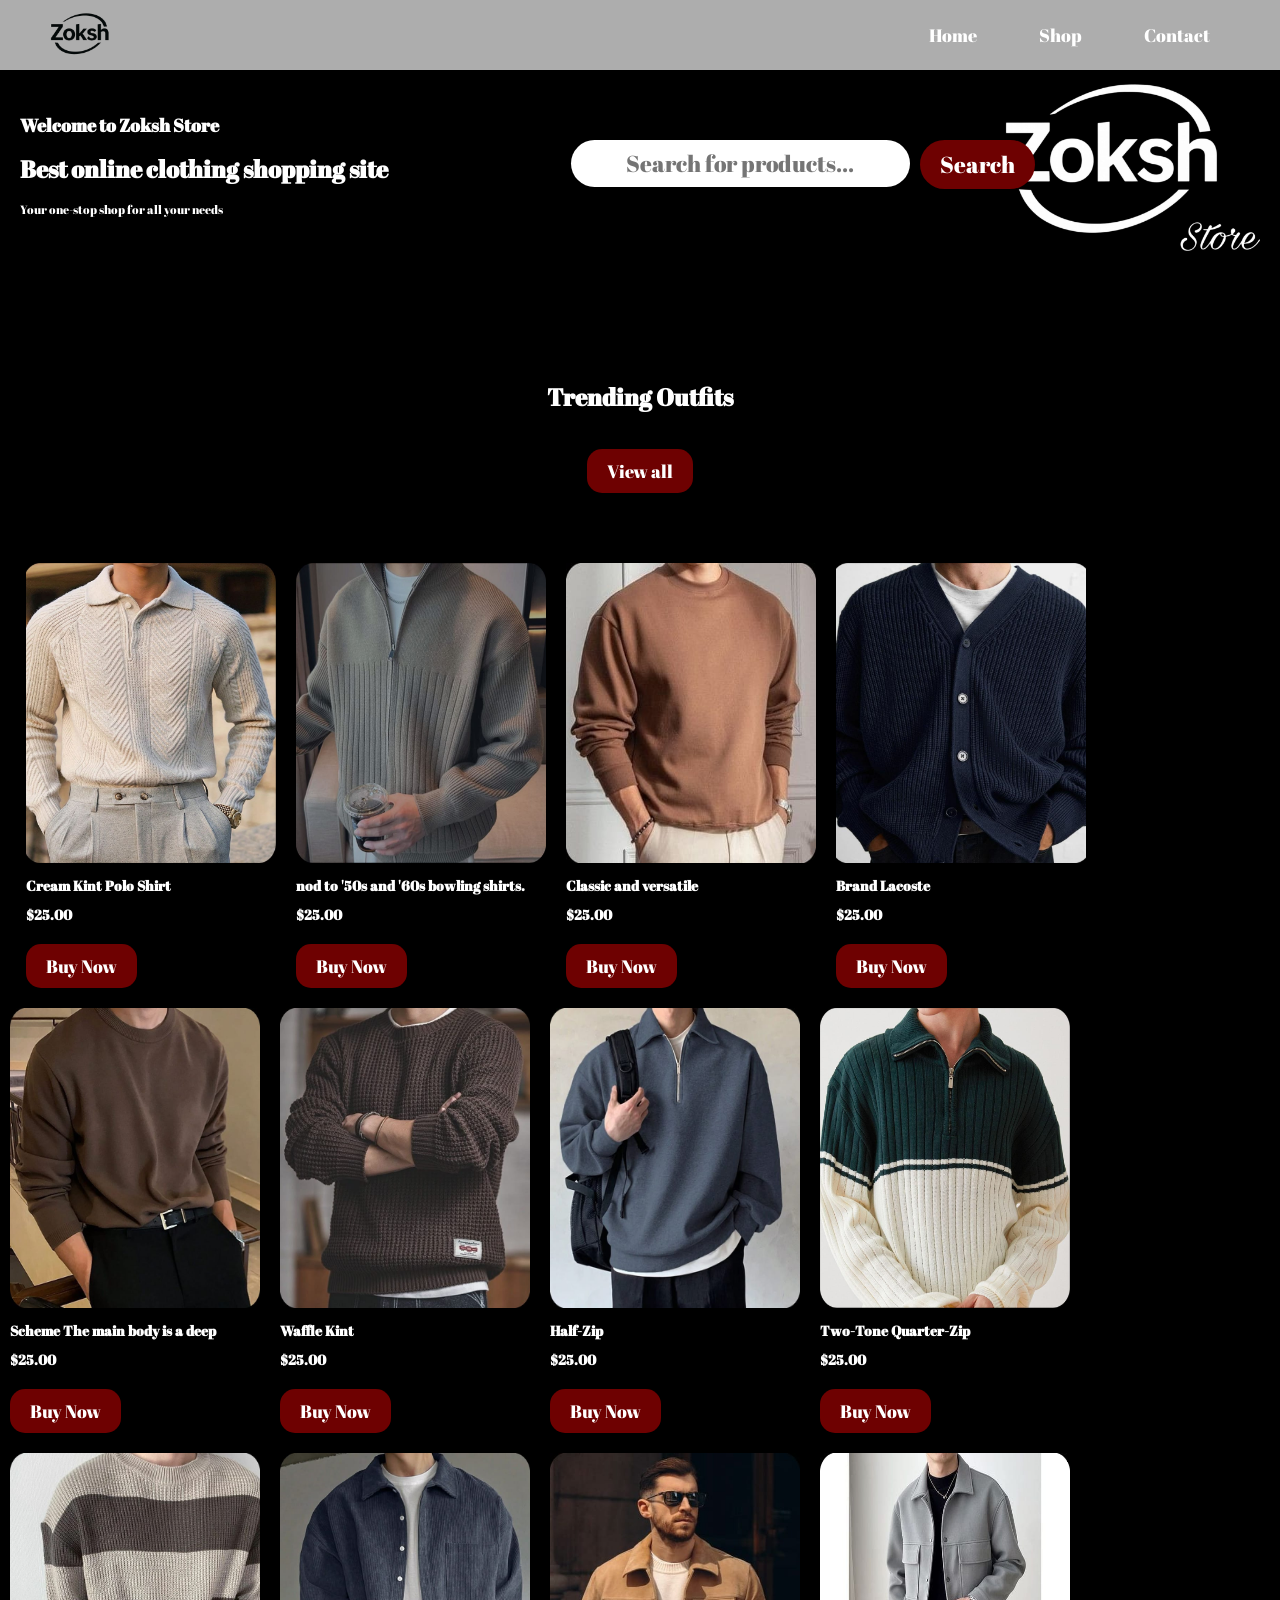
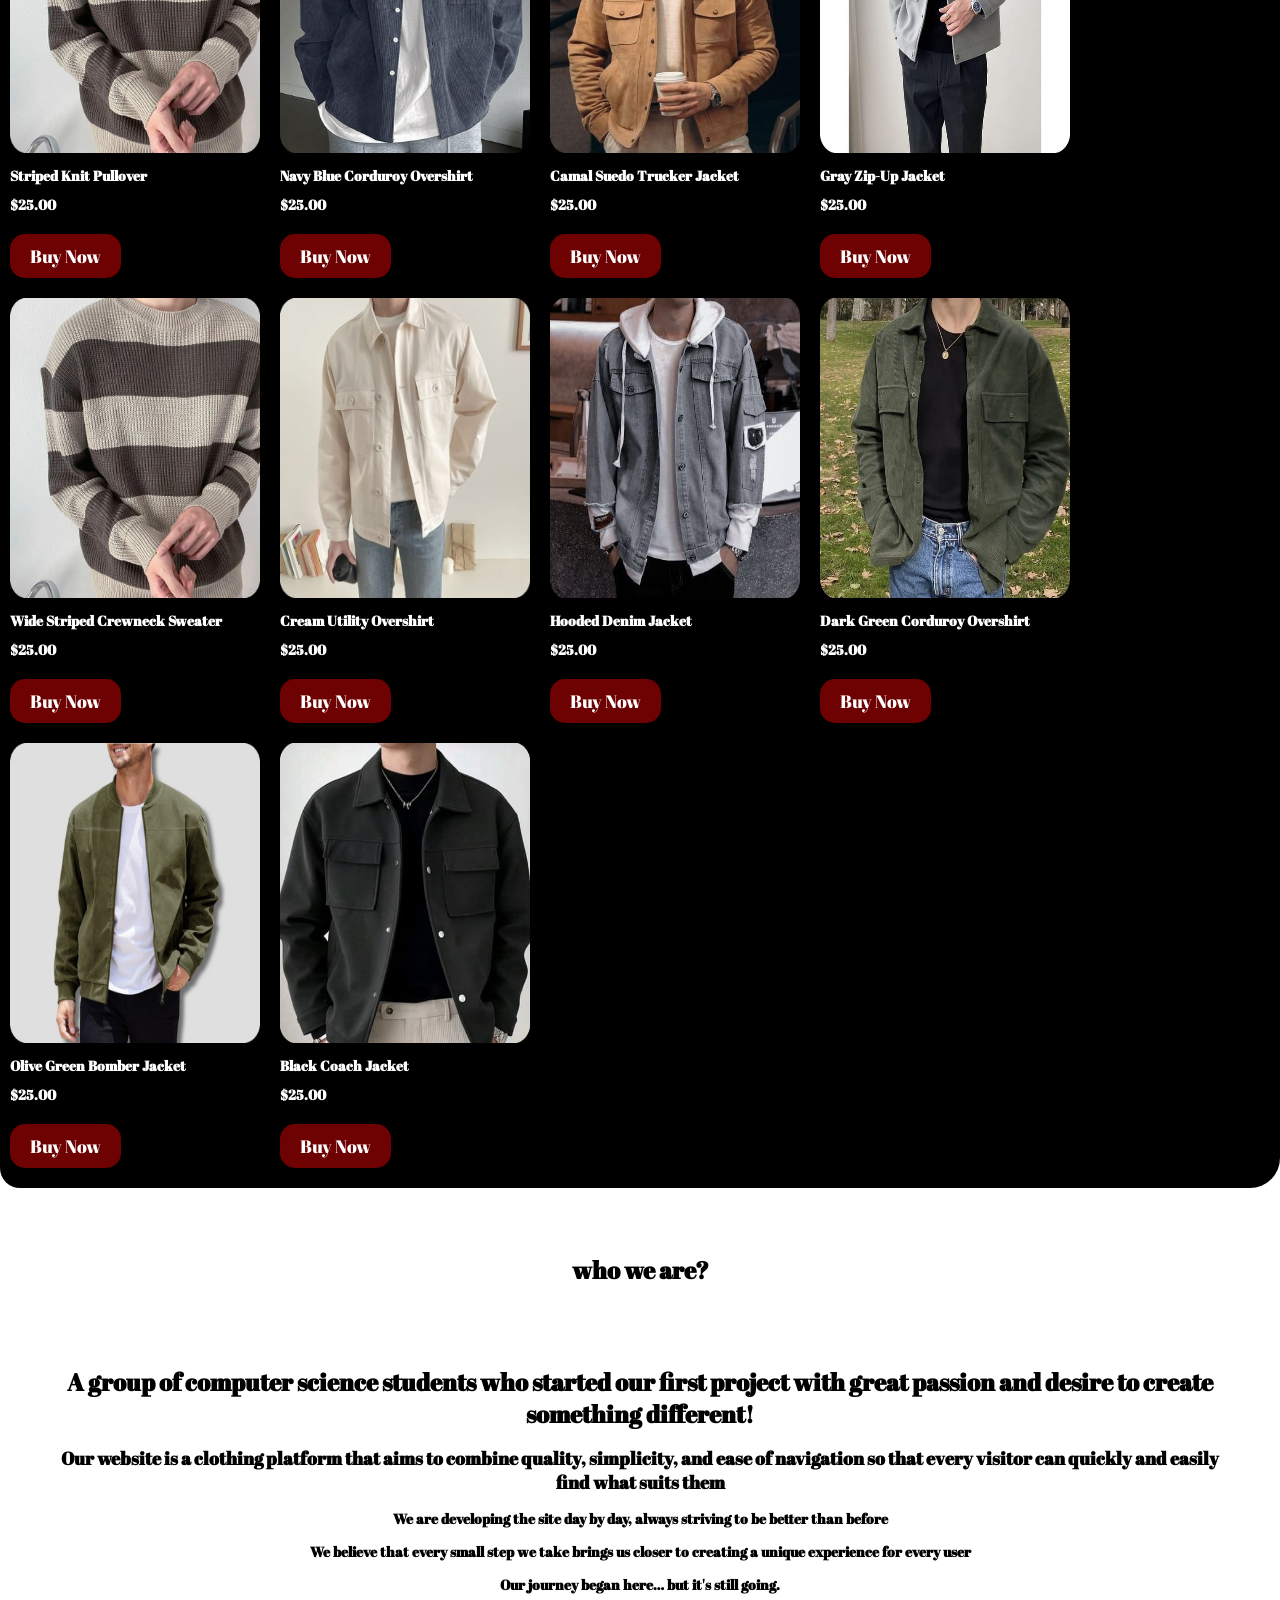
<file: index.html>
<!DOCTYPE html>
<head>
    <link rel="preconnect" href="https://fonts.googleapis.com">
<link rel="preconnect" href="https://fonts.gstatic.com" crossorigin>
<link href="https://fonts.googleapis.com/css2?family=PT+Serif:ital,wght@0,400;0,700;1,400;1,700&display=swap" rel="stylesheet">
    <meta charset="UTF-8">
    <meta name="viewport" content="width=device-width, initial-scale=1.0">
    <title>Zoksh Store  </title>
    <!--styleeeeeeeeeeeeeeeees-->
    <link rel="stylesheet" href="style.css">
    <!--End styleeeeeeeeeeeeeeeees-->
<link rel="preconnect" href="https://fonts.googleapis.com">
<link rel="preconnect" href="https://fonts.gstatic.com" crossorigin>
<link href="https://fonts.googleapis.com/css2?family=Abril+Fatface&family=BBH+Sans+Hegarty&family=Courgette&family=Playpen+Sans+Thai:wght@100..800&display=swap" rel="stylesheet">
</head>
<!---Start boooody-->
<body>
  <div id="main-face">
<div class="header ">
    <a href="index.html"><img src="images for shop/logo/WhatsApp_Image_2025-11-14_at_16.08.50.png "
    link scr="landing-page-image" href="index.html"width="80";height="90"></a>
    <div class ="links-header">
        <a href="index.html"> Home</a>
        <a href="webpage2-shop.html"> Shop</a>
        <a href="https://wa.me/01224397118" target="_blank"> Contact</a>
    </div>
</div>
<div class="landing-page">
    <div class ="landing-page-text">
        <h2>Welcome to Zoksh Store</h2>
        <h1>Best online clothing shopping site</h1>
        <p>Your one-stop shop for all your needs</p>
    </div>
    <div class="landing-page-search">
        <input type="text" placeholder="Search for products..."/>
    <button>Search</button>
    </div>
    <div class ="landing-page-image">
        <img src="images for shop/logo/WhatsApp_Image_2025-11-27_at_13.48.03.jpeg"
        width="300"/>
    </div>
    <!----outfiiiiiits-->   
</div>
<div class="outfits-section">
    <span class="treanding outfits"></span>
    <h1>Trending Outfits</h1> <a href="webpage2-shop.html"><button class="btn">View all</button></a>
</div>
<a href="https://wa.me/01224397118"  id="buy-section">
<div class="trending-out-photos">

       <div class="product-card"> 
        <img src="images for shop/T shirts/WhatsApp Image 2025-11-26 at 20.06.51.jpeg" width="250" height="300" alt="Cream Polo"/>
          <div class="photo-info1">
             <div class="photo-name">
                <h3>Cream Kint Polo Shirt</h3>
                <h3>$25.00</h3>
                <button class="btn">Buy Now</button>
             </div>
         </div>
  </div>
    <div class="product-card"> 
        <img src="images for shop/T shirts/WhatsApp Image 2025-11-26 at 20.12.30.jpeg" width="250" height="300" alt="Bowling Shirt"/>
        <div class="photo-info1">
            <div class="photo-name">
                <h3>nod to '50s and '60s bowling shirts.</h3>
                <h3>$25.00</h3>
                <button class="btn">Buy Now</button>
            </div>
        </div>
    </div> 

    <div class="product-card"> 
        <img src="images for shop/T shirts/WhatsApp Image 2025-11-26 at 20.12.31.jpeg" width="250" height="300" alt="Navy Blue"/>
        <div class="photo-info1">
            <div class="photo-name">
                <h3>Classic and versatile</h3>
                <h3>$25.00</h3>
                <button class="btn">Buy Now</button>
            </div>
        </div>
    </div>

    <div class="product-card"> 
        <img src="images for shop/T shirts/WhatsApp Image 2025-11-26 at 20.12.31.jpeg1.jpeg" width="250" height="300" alt="Lacoste"/>
        <div class="photo-info1">
            <div class="photo-name">
                <h3>Brand Lacoste</h3>
                <h3>$25.00</h3>
                <button class="btn">Buy Now</button>
            </div>
        </div>
    </div>

    <div class="product-card"> 
        <img src="images for shop/T shirts/WhatsApp Image 2025-11-26 at 20.21.23.jpeg" width="250" height="300" alt="Dark Brown"/>
        <div class="photo-info1">
            <div class="photo-name">
                <h3>Scheme The main body is a deep</h3>
                <h3>$25.00</h3>
                <button class="btn">Buy Now</button>
            </div>
        </div>
    </div>
  
    <div class="product-card"> 
        <img src="images for shop/T shirts/WhatsApp Image 2025-11-28 at 23.31.31 (1).jpeg" width="250" height="300" alt="Dark Brown"/>
        <div class="photo-info1">
            <div class="photo-name">
                <h3>Waffle Kint</h3>
                <h3>$25.00</h3>
                <button class="btn">Buy Now</button>
            </div>
        </div>
    </div>
     <div class="product-card"> 
        <img src="images for shop/T shirts/WhatsApp Image 2025-11-28 at 23.31.31 (2).jpeg" width="250" height="300" alt="Dark Brown"/>
        <div class="photo-info1">
            <div class="photo-name">
                <h3>Half-Zip</h3>
                <h3>$25.00</h3>
                <button class="btn">Buy Now</button>
            </div>
        </div>
    </div>
     <div class="product-card"> 
        <img src="images for shop/T shirts/WhatsApp Image 2025-11-28 at 23.31.31 (3).jpeg" width="250" height="300" alt="Dark Brown"/>
        <div class="photo-info1">
            <div class="photo-name">
                <h3>Two-Tone Quarter-Zip</h3>
                <h3>$25.00</h3>
                <button class="btn">Buy Now</button>
            </div>
        </div>
    </div>
     <div class="product-card"> 
        <img src="images for shop/T shirts/WhatsApp Image 2025-11-28 at 23.31.31.jpeg" width="250" height="300" alt="Dark Brown"/>
        <div class="photo-info1">
            <div class="photo-name">
                <h3>Striped Knit Pullover</h3>
                <h3>$25.00</h3>
                <button class="btn">Buy Now</button>
            </div>
        </div>
    </div>
     <div class="product-card"> 
        <img src="images for shop/T shirts/WhatsApp Image 2025-11-29 at 00.11.26 (1).jpeg" width="250" height="300" alt="Dark Brown"/>
        <div class="photo-info1">
            <div class="photo-name">
                <h3>Navy Blue Corduroy Overshirt</h3>
                <h3>$25.00</h3>
                <button class="btn">Buy Now</button>
            </div>
        </div>
    </div>
     <div class="product-card"> 
        <img src="images for shop/T shirts/WhatsApp Image 2025-11-29 at 00.11.26 (2).jpeg" width="250" height="300" alt="Dark Brown"/>
        <div class="photo-info1">
            <div class="photo-name">
                <h3>Camal Suedo Trucker Jacket</h3>
                <h3>$25.00</h3>
                <button class="btn">Buy Now</button>
            </div>
        </div>
    </div>
     <div class="product-card"> 
        <img src="images for shop/T shirts/WhatsApp Image 2025-11-29 at 00.11.26 (3).jpeg" width="250" height="300" alt="Dark Brown"/>
        <div class="photo-info1">
            <div class="photo-name">
                <h3>Gray Zip-Up Jacket</h3>
                <h3>$25.00</h3>
                <button class="btn">Buy Now</button>
            </div>
        </div>
    </div>
     <div class="product-card"> 
        <img src="images for shop/T shirts/WhatsApp Image 2025-11-28 at 23.31.31.jpeg" width="250" height="300" alt="Dark Brown"/>
        <div class="photo-info1">
            <div class="photo-name">
                <h3>Wide Striped Crewneck Sweater</h3>
                <h3>$25.00</h3>
                <button class="btn">Buy Now</button>
            </div>
        </div>
    </div>
     <div class="product-card"> 
        <img src="images for shop/T shirts/WhatsApp Image 2025-11-29 at 00.11.27 (1).jpeg" width="250" height="300" alt="Dark Brown"/>
        <div class="photo-info1">
            <div class="photo-name">
                <h3>Cream Utility Overshirt</h3>
                <h3>$25.00</h3>
                <button class="btn">Buy Now</button>
            </div>
        </div>
    </div>
     <div class="product-card"> 
        <img src="images for shop/T shirts/WhatsApp Image 2025-11-29 at 00.11.28.jpeg" width="250" height="300" alt="Dark Brown"/>
        <div class="photo-info1">
            <div class="photo-name">
                <h3>Hooded Denim Jacket</h3>
                <h3>$25.00</h3>
                <button class="btn">Buy Now</button>
            </div>
        </div>
    </div>
     <div class="product-card"> 
        <img src="images for shop/T shirts/WhatsApp Image 2025-11-29 at 00.11.27.jpeg" width="250" height="300" alt="Dark Brown"/>
        <div class="photo-info1">
            <div class="photo-name">
                <h3>Dark Green Corduroy Overshirt</h3>
                <h3>$25.00</h3>
                <button class="btn">Buy Now</button>
            </div>
        </div>
    </div>
     <div class="product-card"> 
        <img src="images for shop/T shirts/WhatsApp Image 2025-11-29 at 00.11.26.jpeg" width="250" height="300" alt="Dark Brown"/>
        <div class="photo-info1">
            <div class="photo-name">
                <h3>Olive Green Bomber Jacket</h3>
                <h3>$25.00</h3>
                <button class="btn">Buy Now</button>
            </div>
        </div>
    </div>
     <div class="product-card"> 
        <img src="images for shop/T shirts/WhatsApp Image 2025-11-29 at 00.11.27 (4).jpeg" width="250" height="300" alt="Dark Brown"/>
        <div class="photo-info1">
            <div class="photo-name">
                <h3>Black Coach Jacket</h3>
                <h3>$25.00</h3>
                <button class="btn">Buy Now</button>
            </div>
        </div>
    </div>
</div>

</a>
<div class="about-us-section">
    <h1 id ="who-we-are">who we are?</h1>
    <br>
    <br>
    <br>
    <h1>A group of computer science students who started our first project with great passion and desire to create something different!</h1>
    <h2>Our website is a clothing platform that aims to combine quality, simplicity, and ease of navigation so that every visitor can quickly and easily find what suits them</h2>
    <h3>We are developing the site day by day, always striving to be better than before</h3>
    <h3>We believe that every small step we take brings us closer to creating a unique experience for every user</h3>
    <h3>Our journey began here… but it's still going.</h3>

    </div>
 </body>
</html>
</file>
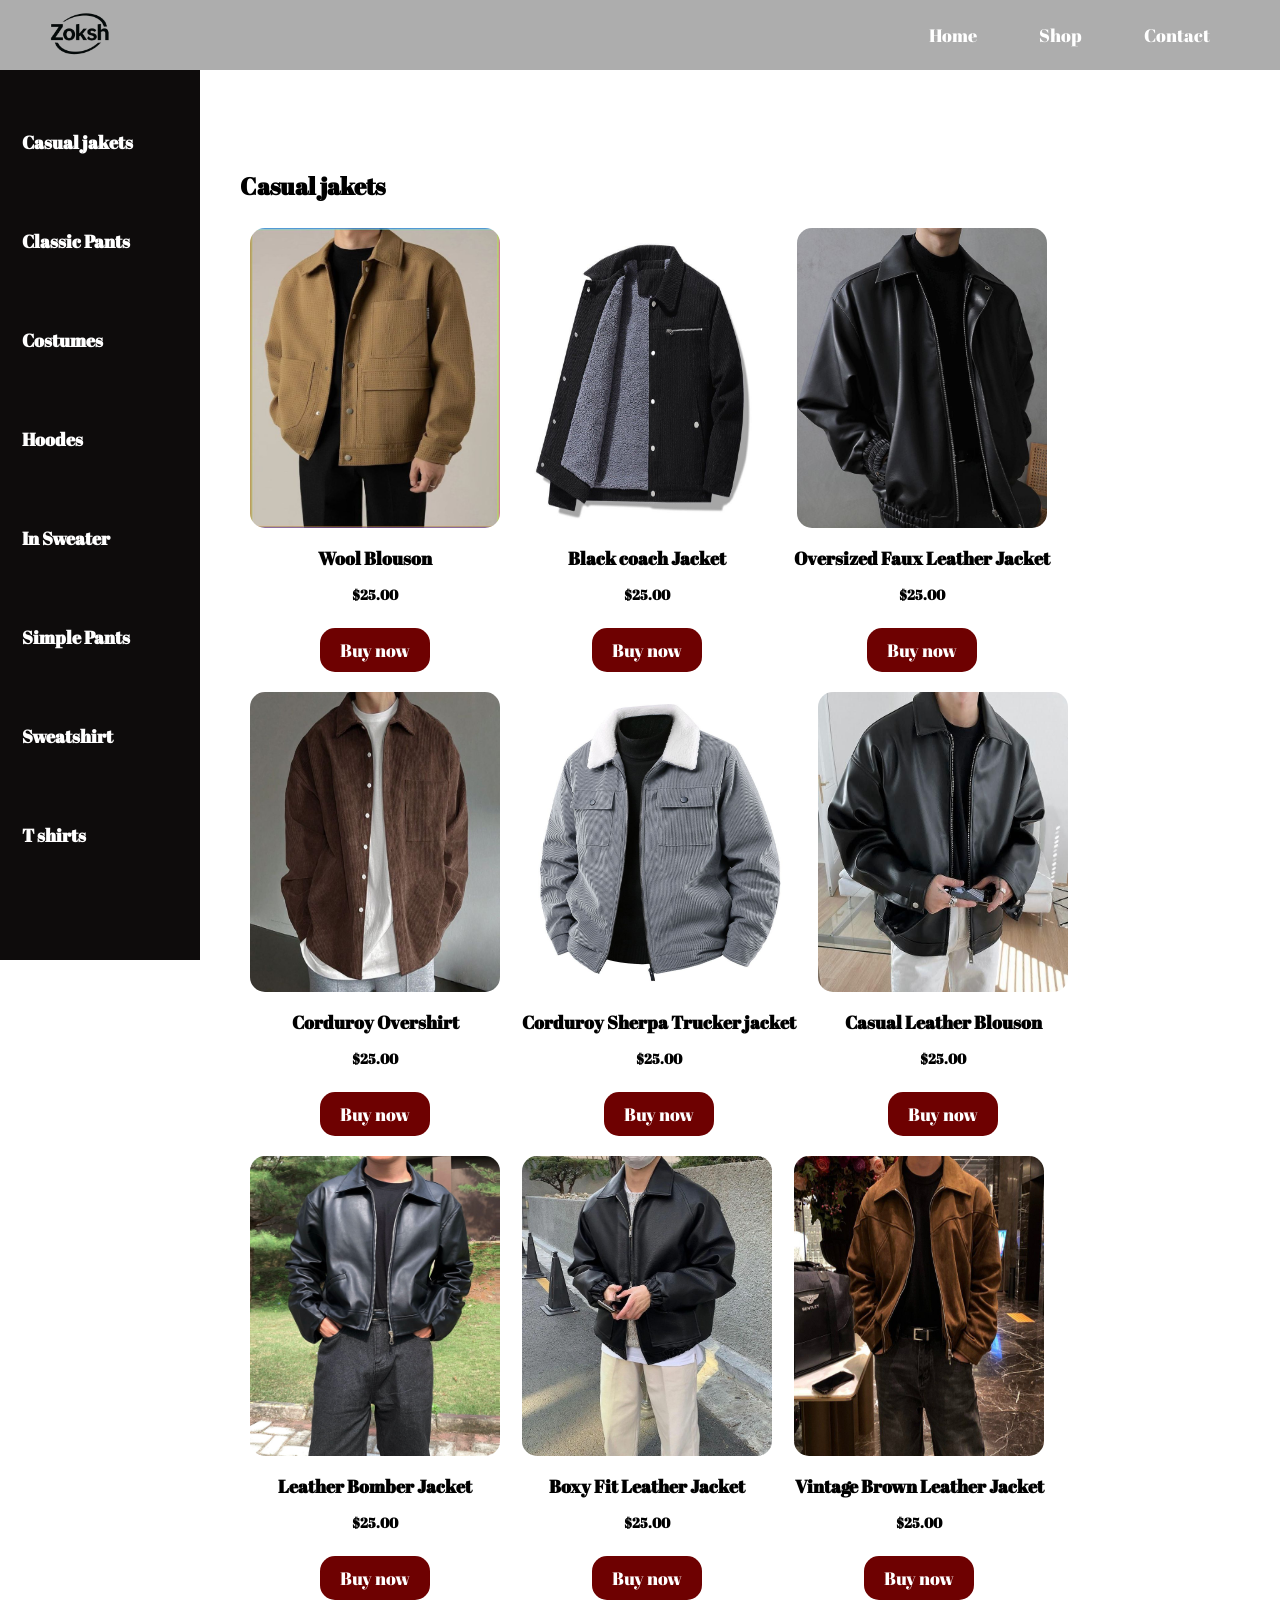
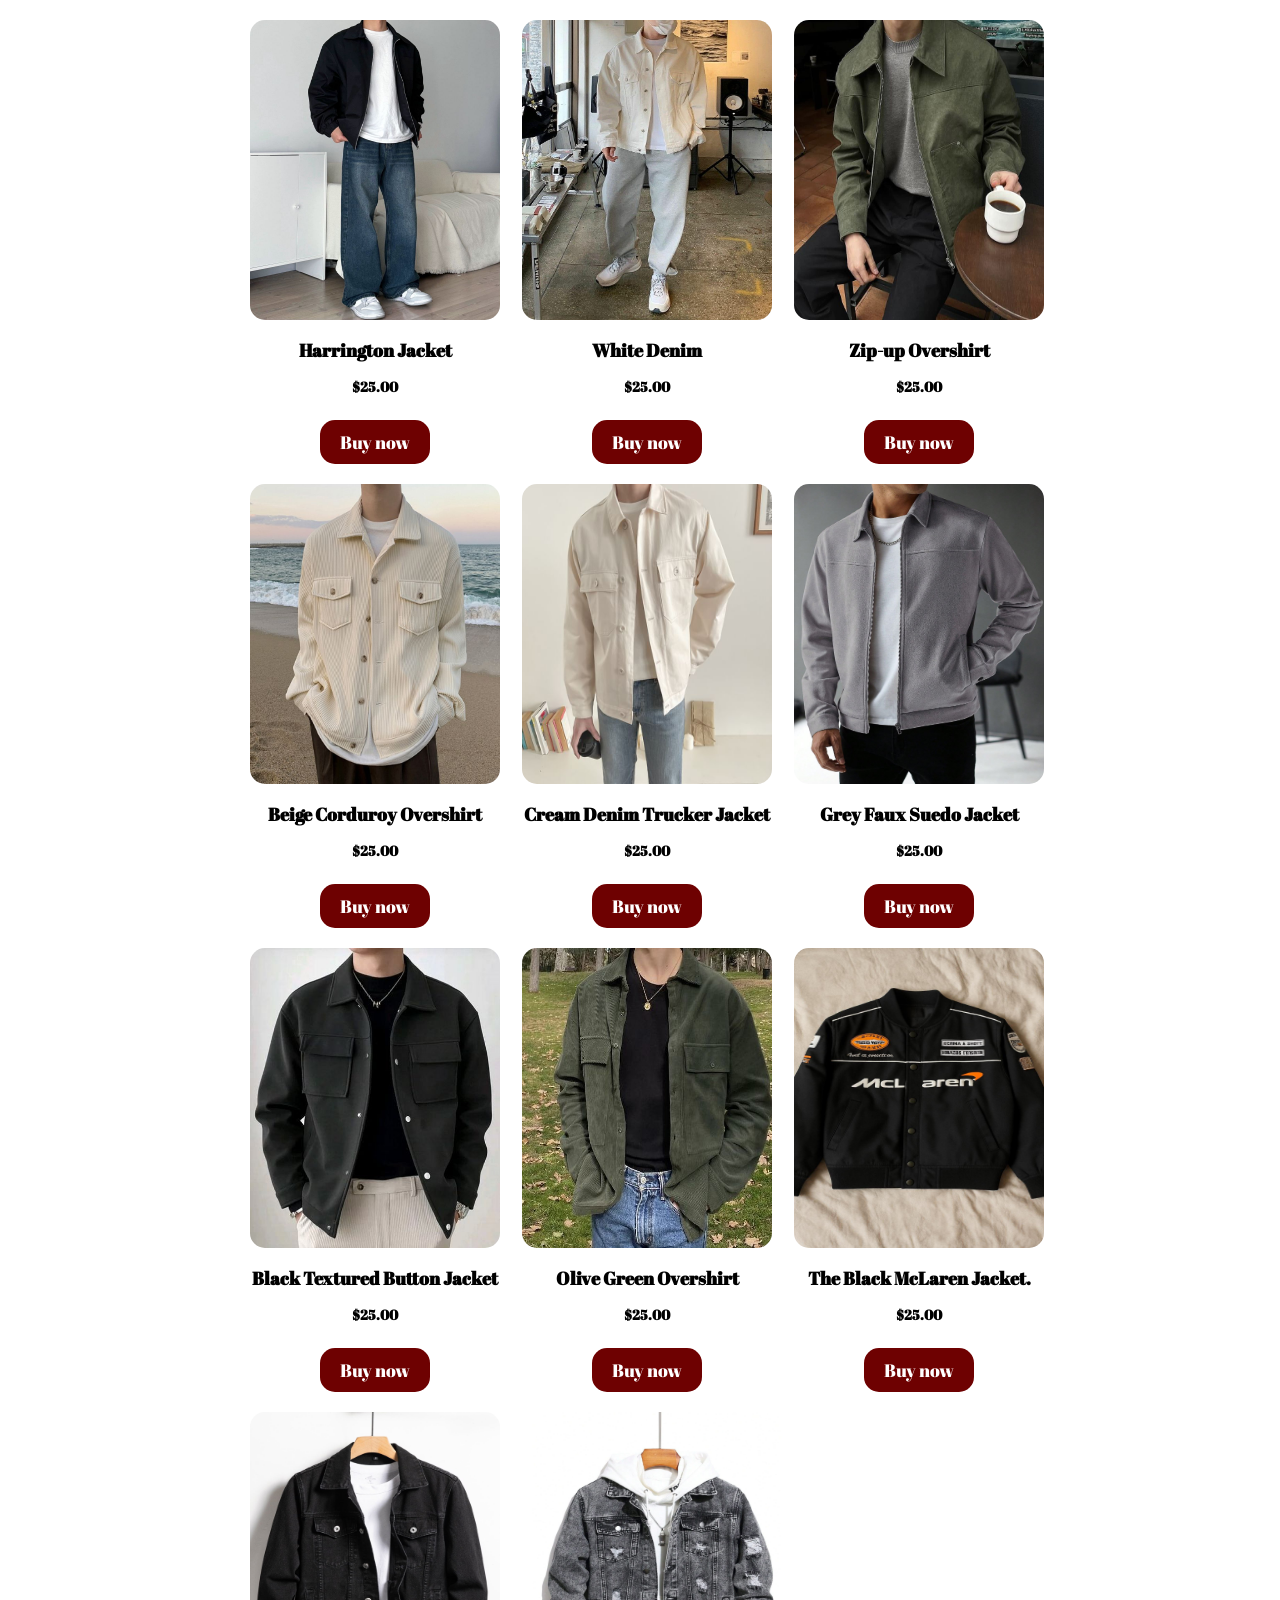
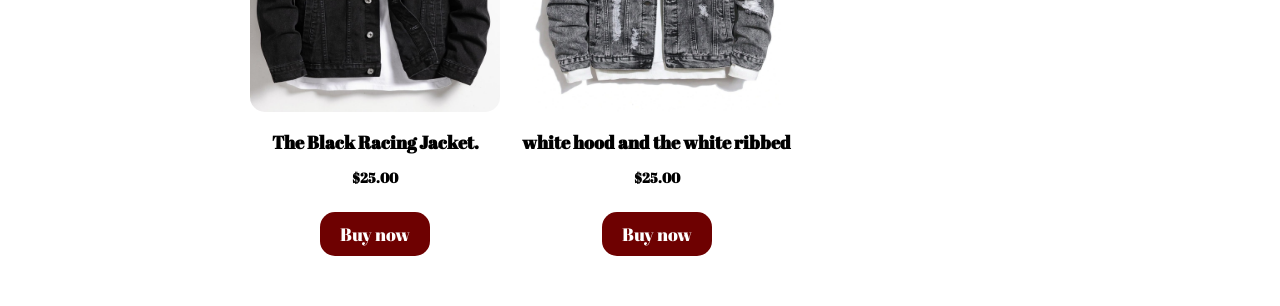
<file: casual_ jakets_section.html>
<!DOCTYPE html>
<head>
    <link rel="preconnect" href="https://fonts.googleapis.com">
<link rel="preconnect" href="https://fonts.gstatic.com" crossorigin>
<link href="https://fonts.googleapis.com/css2?family=PT+Serif:ital,wght@0,400;0,700;1,400;1,700&display=swap" rel="stylesheet">
    <meta charset="UTF-8">
    <meta name="viewport" content="width=device-width, initial-scale=1.0">
    <title>Zoksh Store  </title>
    <!--styleeeeeeeeeeeeeeeees-->
<link rel="stylesheet" href="style.css">
    <!--End styleeeeeeeeeeeeeeeees-->
</head>
<!--header  -->>
<link rel="preconnect" href="https://fonts.googleapis.com">
<link rel="preconnect" href="https://fonts.gstatic.com" crossorigin>
<link href="https://fonts.googleapis.com/css2?family=Abril+Fatface&family=BBH+Sans+Hegarty&family=Courgette&family=Playpen+Sans+Thai:wght@100..800&display=swap" rel="stylesheet">
  <div id="main-face">
<div class="header ">
       <a href="index.html"><img src="images for shop/logo/WhatsApp_Image_2025-11-14_at_16.08.50.png "
       link scr="landing-page-image" href="index.html"width="80";height="90"></a>
    <div class ="links-header">
        <a href="index.html"> Home</a>
        <a href="webpage2-shop.html"> Shop</a>
        <a href="https://wa.me/01224397118" target="_blank"> Contact</a>
        
    </div>
</div>
<body>
  
<!---aside list part-->>

  <div class="aside_list_main">

     <aside class="aside-list">
        <a href="casual_ jakets_section.html" id="aside_unit"><h2>Casual jakets</h2></a>
      <a href="classic_pants_section.html"id="aside_unit" >  <h2>Classic Pants</h2></a>
       <a href="costumes_section.html"id="aside_unit" ><h2>Costumes</h2></a> 
       <a href="hoodes_section.html" id="aside_unit"> <h2>Hoodes</h2></a>
       <a href="insweater_section.html"id="aside_unit" > <h2>In Sweater</h2></a>
        <a href="simple_pants_section.html" id="aside_unit"><h2>Simple Pants</h2></a>
        <a href="sweatshirts_section.html" id="aside_unit"><h2>Sweatshirt</h2></a>
       
       <a href="shirts_section.html" id="aside_unit"><h2>T shirts</h2></a>
    </aside>
  </div>


  <div class="shop_elements" >
    <div class="Casual_Jakets">
        <h1 id="product_class">Casual jakets</h1>
<a href="https://wa.me/+1224397118"  id="buy-section">
    <div class="product-card-shop">
        <img src="images for shop/casual jakets/Garment Type A jacket that functions like an overshirt, CPO jacket, or a modern workwear-style jacket..jpg" width="250" height="300" id="shop_photo_elements">
        <h2>Wool Blouson </h2>
            <h3>$25.00</h3>
        <button class="btn">Buy now</button>
    </div>
    <div class="product-card-shop">
        <img src="images for shop/casual jakets/Black Corduroy Jacket with a ShearlingFleece Lining..jpg" width="250" height="300" id="shop_photo_elements">
        <h2>Black coach Jacket</h2>
            <h3>$25.00</h3>
        <button class="btn">Buy now</button>
    </div>
    <div class="product-card-shop">
        <img src="images for shop/casual jakets/Garment Type Jacket, typically called a Bomber or Blouson due to the gathered waist..jpg" width="250" height="300" id="shop_photo_elements">
        <h2>Oversized Faux Leather Jacket</h2>
            <h3>$25.00</h3>
        <button class="btn">Buy now</button>
    </div>
    <div class="product-card-shop">
        <img src="images for shop/casual jakets/Garment Type Overshirt or Shacket (Shirt-Jacket). It is worn layered like a light jacket..jpg" width="250" height="300" id="shop_photo_elements">
        <h2>Corduroy Overshirt</h2>
            <h3>$25.00</h3>
        <button class="btn">Buy now</button>
    </div>
    <div class="product-card-shop">
        <img src="images for shop/casual jakets/Garment Type Trucker Jacket or Workwear Jacket..jpg" width="250" height="300" id="shop_photo_elements">
        <h2>Corduroy Sherpa Trucker jacket</h2>
            <h3>$25.00</h3>
        <button class="btn">Buy now</button>
    </div>
    <div class="product-card-shop">
        <img src="images for shop/casual jakets/Jacket A Black Faux Leather Blouson Jacket (or BomberHarrington style)..jpg" width="250" height="300" id="shop_photo_elements">
        <h2>Casual Leather Blouson</h2>
            <h3>$25.00</h3>
        <button class="btn">Buy now</button>
    </div>
    <div class="product-card-shop">
        <img src="images for shop/casual jakets/Jacket A Black Faux Leather Blouson Jacket (sometimes called a Cuban Collar or Workwear Leather Jacket)..jpg" width="250" height="300" id="shop_photo_elements">
        <h2>Leather Bomber Jacket</h2>
            <h3>$25.00</h3>
        <button class="btn">Buy now</button>
    </div>
    <div class="product-card-shop">
        <img src="images for shop/casual jakets/Jacket A Black Faux Leather Blouson or Bomber Jacket..jpg" width="250" height="300" id="shop_photo_elements">
        <h2>Boxy Fit Leather Jacket</h2>
            <h3>$25.00</h3>
        <button class="btn">Buy now</button>
    </div>
   
    <div class="product-card-shop">
        <img src="images for shop/casual jakets/Jacket A Brown Faux Suede Blouson Jacket (or BomberTrucker style)..jpg" width="250" height="300" id="shop_photo_elements">
        <h2>Vintage Brown Leather Jacket</h2>
            <h3>$25.00</h3>
        <button class="btn">Buy now</button>
    </div>
    <div class="product-card-shop">
        <img src="images for shop/casual jakets/Jacket A lightweight Black Blouson Jacket (or Harrington-style jacket)..jpg" width="250" height="300" id="shop_photo_elements">
        <h2>Harrington Jacket</h2>
            <h3>$25.00</h3>
        <button class="btn">Buy now</button>
    </div>
    <div class="product-card-shop">
        <img src="images for shop/casual jakets/Jacket A White or Off-White Denim Trucker Jacket..jpg" width="250" height="300" id="shop_photo_elements">
        <h2>White Denim</h2>
            <h3>$25.00</h3>
        <button class="btn">Buy now</button>
    </div>
   
    <div class="product-card-shop">
        <img src="images for shop/casual jakets/Jacket Type A lightweight jacket that fits the Blouson or modern WorkwearTrucker Jacket silhouette..jpg" width="250" height="300" id="shop_photo_elements">
        <h2>Zip-up Overshirt</h2>
            <h3>$25.00</h3>
        <button class="btn">Buy now</button>
    </div>
    <div class="product-card-shop">
        <img src="images for shop/casual jakets/JacketOvershirt A Cream or Off-White Wide-Wale Corduroy Overshirt (or Shacket)..jpg" width="250" height="300" id="shop_photo_elements">
        <h2>Beige Corduroy Overshirt</h2>
            <h3>$25.00</h3>
        <button class="btn">Buy now</button>
    </div>
    <div class="product-card-shop">
        <img src="images for shop/casual jakets/JacketOvershirt A Cream, Ivory, or Off-White Overshirt (often called a Shacket or utility jacket)..jpg" width="250" height="300" id="shop_photo_elements">
        <h2>Cream Denim Trucker Jacket</h2>
            <h3>$25.00</h3>
        <button class="btn">Buy now</button>
    </div>
    <div class="product-card-shop">
        <img src="images for shop/casual jakets/men's grey zip-up jacket, likely made from faux.jpg" width="250" height="300" id="shop_photo_elements">
        <h2>Grey Faux Suedo Jacket</h2>
            <h3>$25.00</h3>
        <button class="btn">Buy now</button>
    </div>
   
    <div class="product-card-shop">
        <img src="images for shop/casual jakets/JacketOvershirt A Dark Gray or Black Workwear-Style Overshirt or Trucker Jacket..jpg" width="250" height="300" id="shop_photo_elements">
        <h2>Black Textured Button Jacket</h2>
            <h3>$25.00</h3>
        <button class="btn">Buy now</button>
    </div>
    <div class="product-card-shop">
        <img src="images for shop/casual jakets/JacketOvershirt A Dark Olive Green or Forest Green Corduroy Overshirt (often called a Shacket, or Shirt-Jacket)..jpg" width="250" height="300" id="shop_photo_elements">
        <h2>Olive Green Overshirt</h2>
            <h3>$25.00</h3>
        <button class="btn">Buy now</button>
    </div>
    <div class="product-card-shop">
        <img src="images for shop/casual jakets/The Black McLaren Jacket.jpg" width="250" height="300" id="shop_photo_elements">
        <h2>The Black McLaren Jacket.</h2>
            <h3>$25.00</h3>
        <button class="btn">Buy now</button>
    </div>
    <div class="product-card-shop">
        <img src="images for shop/casual jakets/The Black Racing Jacket.jpg" width="250" height="300" id="shop_photo_elements">
        <h2>The Black Racing Jacket.</h2>
            <h3>$25.00</h3>
        <button class="btn">Buy now</button>
    </div>
    <div class="product-card-shop">
        <img src="images for shop/casual jakets/white hood and the white ribbed cuffs.jpg" width="250" height="300" id="shop_photo_elements">
        <h2>white hood and the white ribbed</h2>
            <h3>$25.00</h3>
        <button class="btn">Buy now</button>
    </div>
</a>
</file>
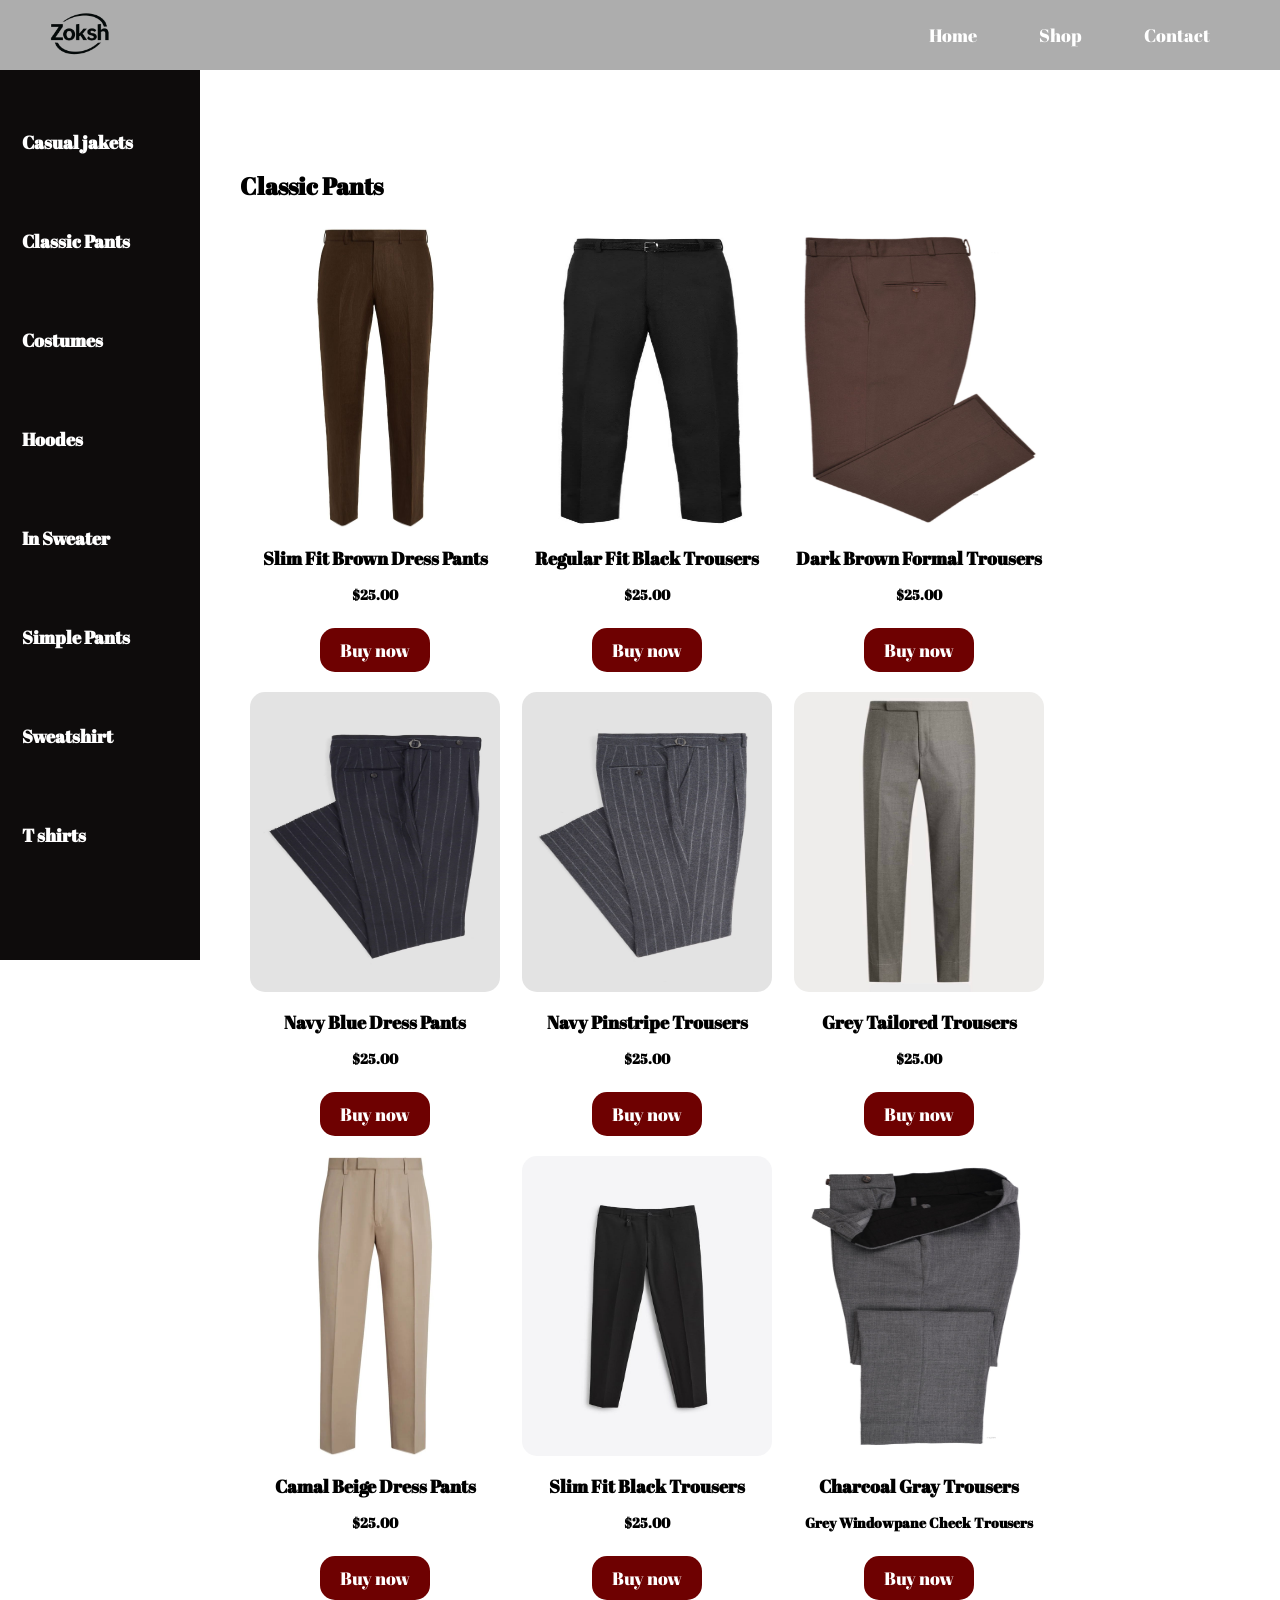
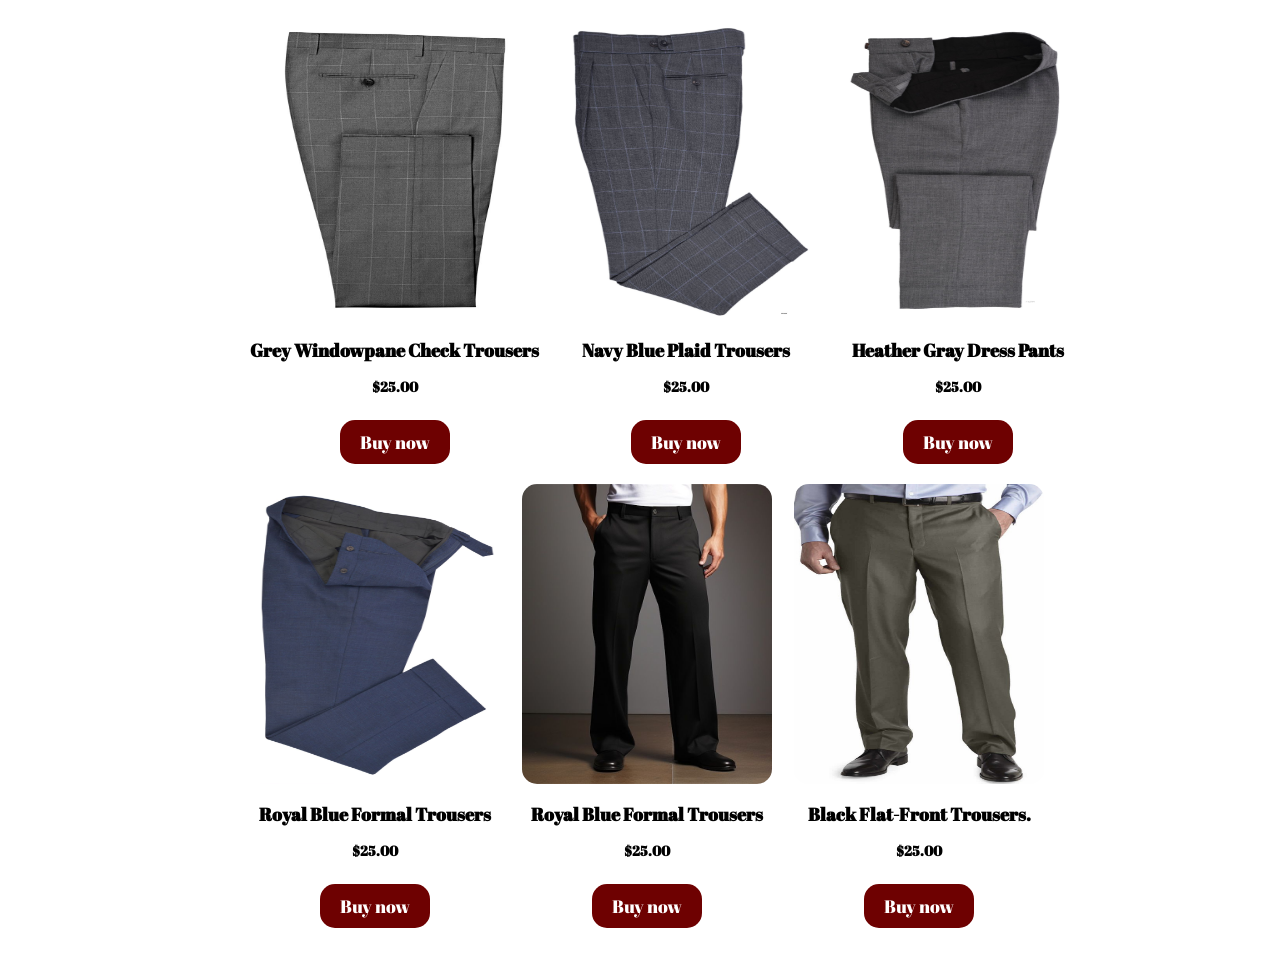
<file: classic_pants_section.html>
<!DOCTYPE html>
<head>
    <link rel="preconnect" href="https://fonts.googleapis.com">
<link rel="preconnect" href="https://fonts.gstatic.com" crossorigin>
<link href="https://fonts.googleapis.com/css2?family=PT+Serif:ital,wght@0,400;0,700;1,400;1,700&display=swap" rel="stylesheet">
    <meta charset="UTF-8">
    <meta name="viewport" content="width=device-width, initial-scale=1.0">
    <title>Zoksh Store  </title>
    <!--styleeeeeeeeeeeeeeeees-->
<link rel="stylesheet" href="style.css">
    <!--End styleeeeeeeeeeeeeeeees-->
</head>
<!--header  -->>
<link rel="preconnect" href="https://fonts.googleapis.com">
<link rel="preconnect" href="https://fonts.gstatic.com" crossorigin>
<link href="https://fonts.googleapis.com/css2?family=Abril+Fatface&family=BBH+Sans+Hegarty&family=Courgette&family=Playpen+Sans+Thai:wght@100..800&display=swap" rel="stylesheet">
  <div id="main-face">
<div class="header ">
       <a href="index.html"><img src="images for shop/logo/WhatsApp_Image_2025-11-14_at_16.08.50.png "
       link scr="landing-page-image" href="index.html"width="80";height="90"></a>
    <div class ="links-header">
        <a href="index.html"> Home</a>
        <a href="webpage2-shop.html"> Shop</a>
        <a href="https://wa.me/01224397118" target="_blank"> Contact</a>
        
    </div>
</div>
<body>
  
<!---aside list part-->>

  <div class="aside_list_main">

     <aside class="aside-list">
        <a href="casual_ jakets_section.html" id="aside_unit"><h2>Casual jakets</h2></a>
      <a href="classic_pants_section.html"id="aside_unit" >  <h2>Classic Pants</h2></a>
       <a href="costumes_section.html"id="aside_unit" ><h2>Costumes</h2></a> 
       <a href="hoodes_section.html" id="aside_unit"> <h2>Hoodes</h2></a>
       <a href="insweater_section.html"id="aside_unit" > <h2>In Sweater</h2></a>
        <a href="simple_pants_section.html" id="aside_unit"><h2>Simple Pants</h2></a>
        <a href="sweatshirts_section.html" id="aside_unit"><h2>Sweatshirt</h2></a>
       
       <a href="shirts_section.html" id="aside_unit"><h2>T shirts</h2></a>
    </aside>
  </div>
  <div class="shop_elements" >
<h1 id="product_class">Classic Pants</h1>
<a href="https://wa.me/+1224397118"  id="buy-section">
<div class="class_pants">


<div class="product-card-shop">
        <img src="images for shop/classic pants/brown pants (formal)for customs.jpg" width="250" height="300" id="shop_photo_elements">
        <h2>Slim Fit Brown Dress Pants</h2>
            <h3>$25.00</h3>
        <button class="btn">Buy now</button>
</div>    
<div class="product-card-shop">
        <img src="images for shop/classic pants/Classy & Sophisticated (Best for BusinessFormalwear).jpg" width="250" height="300" id="shop_photo_elements">
        <h2>Regular Fit Black Trousers</h2>
            <h3>$25.00</h3>
        <button class="btn">Buy now</button>
</div>    
<div class="product-card-shop">
        <img src="images for shop/classic pants/Classy & Sophisticated (Best for High-End Tailoring).jpg" width="250" height="300" id="shop_photo_elements">
        <h2>Dark Brown Formal Trousers</h2>
            <h3>$25.00</h3>
        <button class="btn">Buy now</button>
</div>    
<div class="product-card-shop">
        <img src="images for shop/classic pants/Classy & Sophisticated (Best for LuxurySuiting Brands).jpg" width="250" height="300" id="shop_photo_elements">
        <h2>Navy Blue Dress Pants</h2>
            <h3>$25.00</h3>
        <button class="btn">Buy now</button>
</div>    
<div class="product-card-shop">
        <img src="images for shop/classic pants/Classy & Sophisticated (Best for LuxurySuiting).jpg" width="250" height="300" id="shop_photo_elements">
        <h2>Navy Pinstripe Trousers</h2>
            <h3>$25.00</h3>
        <button class="btn">Buy now</button>
</div>    
<div class="product-card-shop">
        <img src="images for shop/classic pants/Classy & Sophisticated (Best for Modern Luxury).jpg" width="250" height="300" id="shop_photo_elements">
        <h2>Grey Tailored Trousers</h2>
            <h3>$25.00</h3>
        <button class="btn">Buy now</button>
</div>    
<div class="product-card-shop">
        <img src="images for shop/classic pants/Classy & Sophisticated (Best for SartorialClassic Brands).jpg" width="250" height="300" id="shop_photo_elements">
        <h2>Camal Beige Dress Pants</h2>
            <h3>$25.00</h3>
        <button class="btn">Buy now</button>
</div>    
<div class="product-card-shop">
        <img src="images for shop/classic pants/Modern & Urban (Best for StreetwearSmart-Casual).jpg" width="250" height="300" id="shop_photo_elements">
        <h2>Slim Fit Black Trousers</h2>
            <h3>$25.00</h3>
        <button class="btn">Buy now</button>
</div>    
<div class="product-card-shop">
        <img src="images for shop/classic pants/The Modern Tailored Grey Trouser.jpg" width="250" height="300" id="shop_photo_elements">
        <h2>Charcoal Gray Trousers</h2>
            <h3>Grey Windowpane Check Trousers</h3>
        <button class="btn">Buy now</button>
</div>    
<div class="product-card-shop">
        <img src="images for shop/classic pants/The Charcoal & Blue Check (Side Adjusters).jpg" width="250" height="300" id="shop_photo_elements">
        <h2>Grey Windowpane Check Trousers</h2>
            <h3>$25.00</h3>
        <button class="btn">Buy now</button>
</div>    
<div class="product-card-shop">
        <img src="images for shop/classic pants/The Grey Windowpane Check (Belt Loops).jpg" width="250" height="300" id="shop_photo_elements">
        <h2>Navy Blue Plaid Trousers</h2>
            <h3>$25.00</h3>
        <button class="btn">Buy now</button>
</div>    
<div class="product-card-shop">
        <img src="images for shop/classic pants/The Modern Tailored Grey Trouser.jpg" width="250" height="300" id="shop_photo_elements">
        <h2>Heather Gray Dress Pants</h2>
            <h3>$25.00</h3>
        <button class="btn">Buy now</button>
</div>    
<div class="product-card-shop">
        <img src="images for shop/classic pants/The Royal Blue Sartorial Trouser.jpg" width="250" height="300" id="shop_photo_elements">
        <h2>Royal Blue Formal Trousers</h2>
            <h3>$25.00</h3>
        <button class="btn">Buy now</button>
</div>    
<div class="product-card-shop">
        <img src="images for shop/classic pants/Black Flat-Front Trousers.jpg" width="250" height="300" id="shop_photo_elements">
        <h2>Royal Blue Formal Trousers</h2>
            <h3>$25.00</h3>
        <button class="btn">Buy now</button>
</div>    
<div class="product-card-shop">
        <img src="images for shop/classic pants/The Black Flat-Front Trousers.jpg" width="250" height="300" id="shop_photo_elements">
        <h2>Black Flat-Front Trousers.</h2>
            <h3>$25.00</h3>
        <button class="btn">Buy now</button>
</div>    
</div>    
</div>  
</a>
</file>
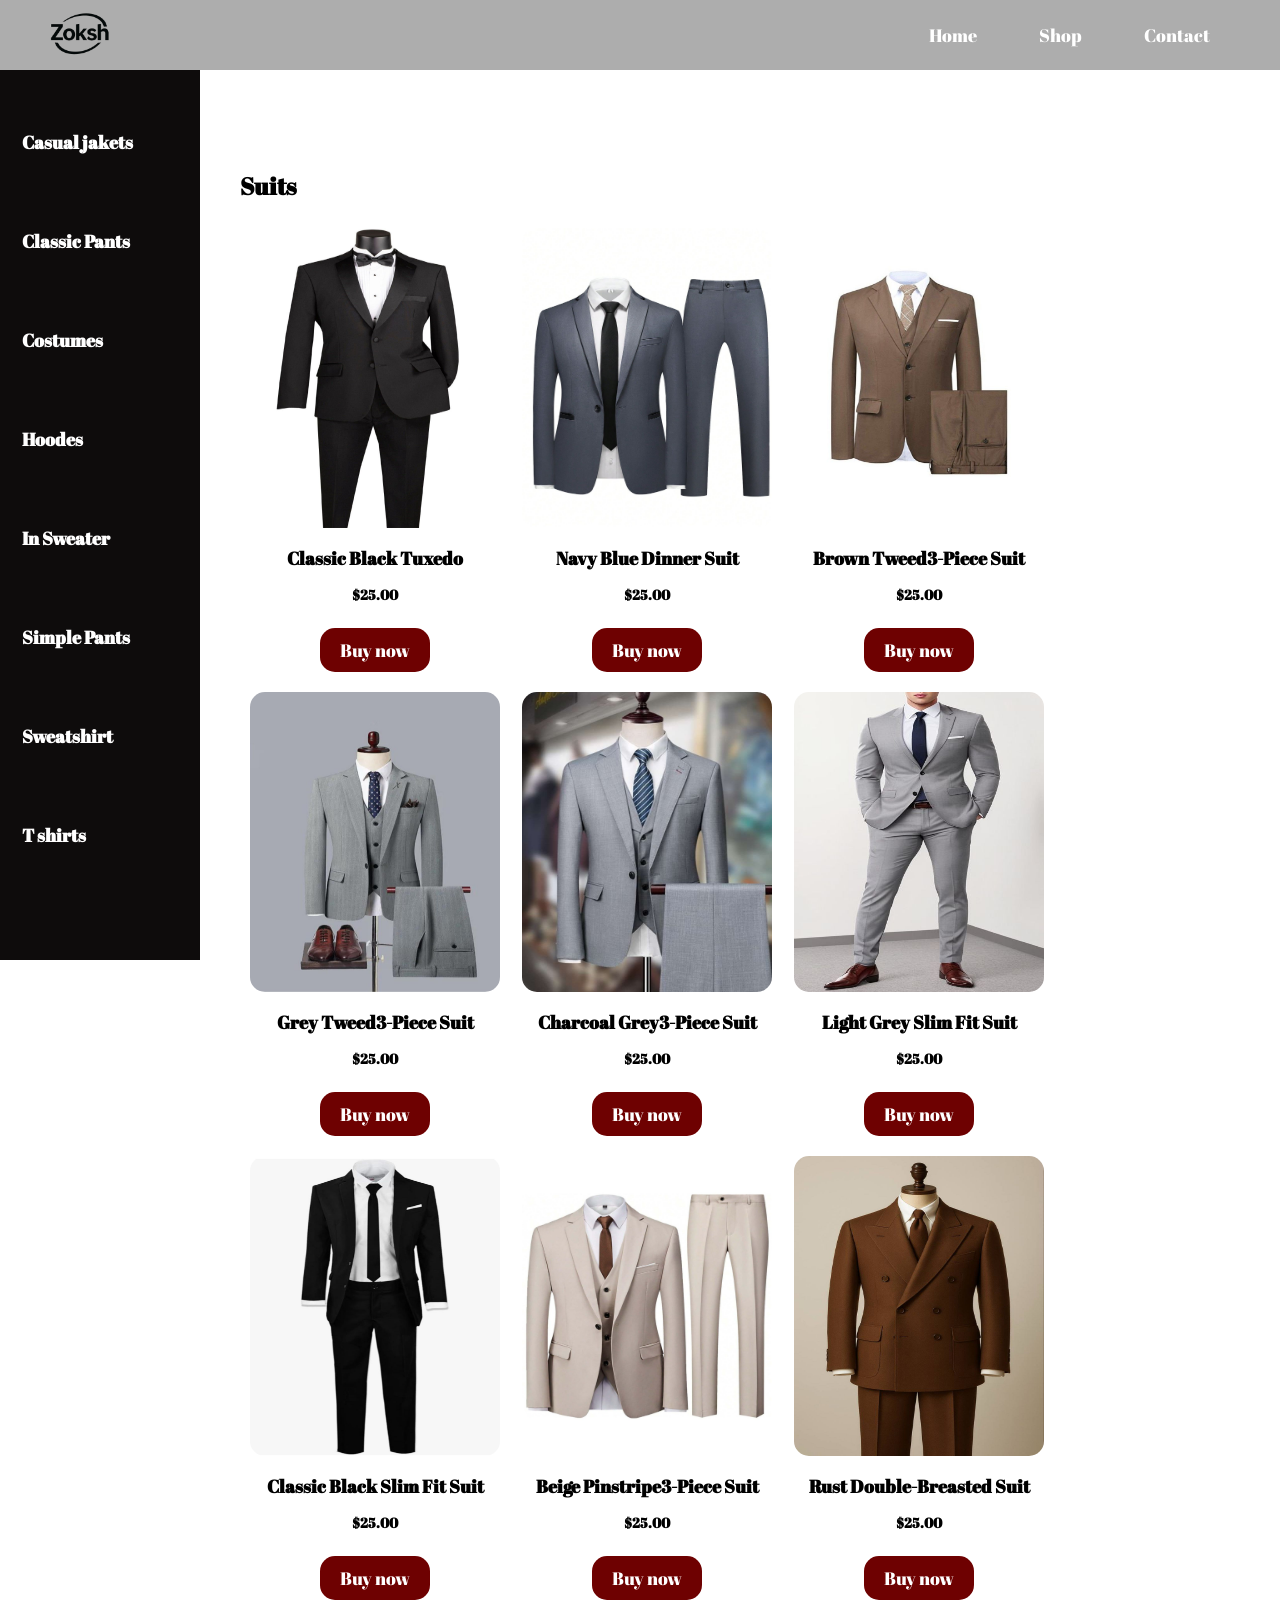
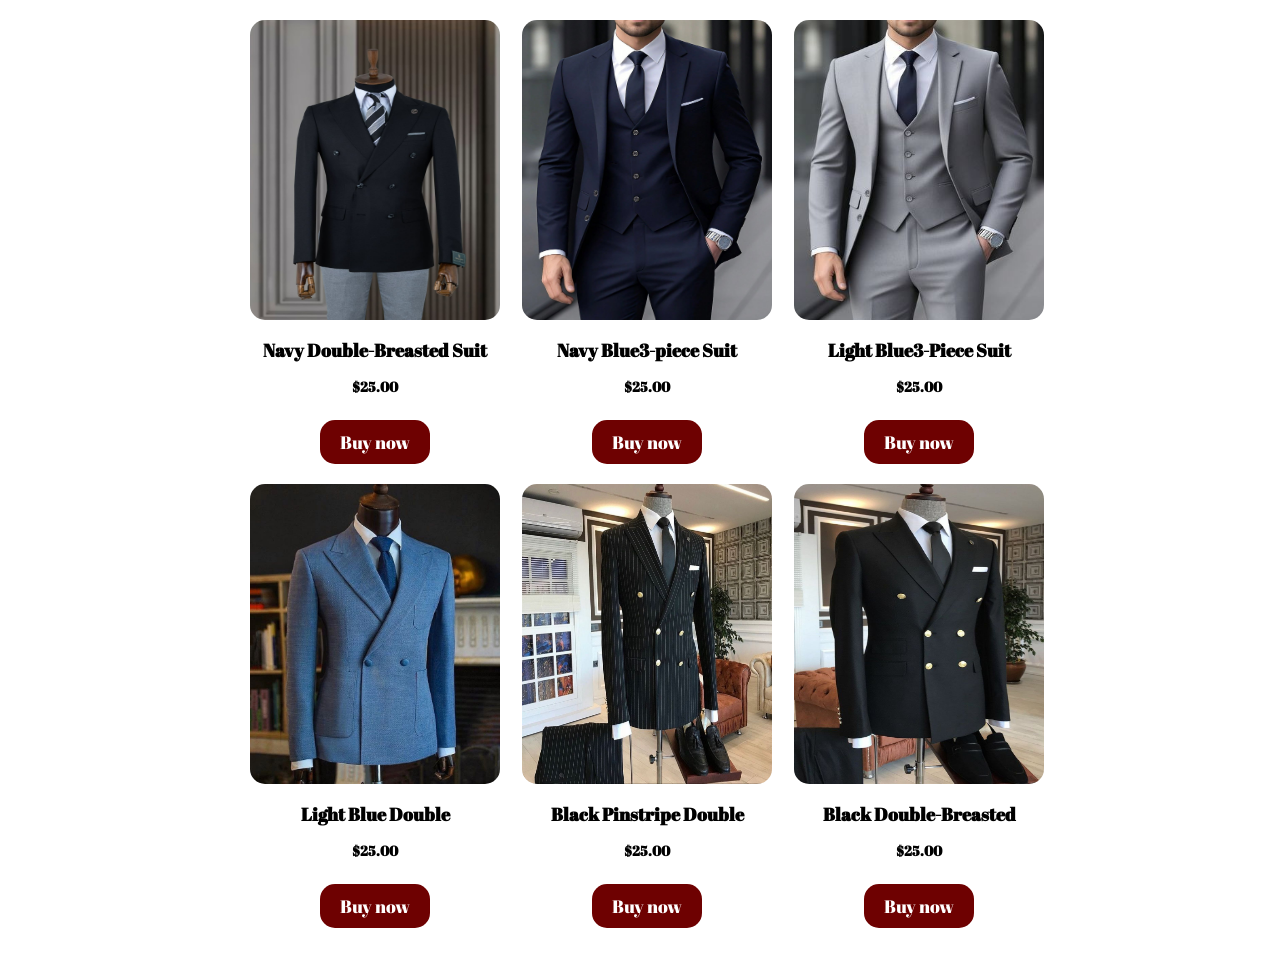
<file: costumes_section.html>
<!DOCTYPE html>
<head>
    <link rel="preconnect" href="https://fonts.googleapis.com">
<link rel="preconnect" href="https://fonts.gstatic.com" crossorigin>
<link href="https://fonts.googleapis.com/css2?family=PT+Serif:ital,wght@0,400;0,700;1,400;1,700&display=swap" rel="stylesheet">
    <meta charset="UTF-8">
    <meta name="viewport" content="width=device-width, initial-scale=1.0">
    <title>Zoksh Store  </title>
    <!--styleeeeeeeeeeeeeeeees-->
<link rel="stylesheet" href="style.css">
    <!--End styleeeeeeeeeeeeeeeees-->
</head>
<!--header  -->>
<link rel="preconnect" href="https://fonts.googleapis.com">
<link rel="preconnect" href="https://fonts.gstatic.com" crossorigin>
<link href="https://fonts.googleapis.com/css2?family=Abril+Fatface&family=BBH+Sans+Hegarty&family=Courgette&family=Playpen+Sans+Thai:wght@100..800&display=swap" rel="stylesheet">

  <div id="main-face">
<div class="header ">
       <a href="index.html"><img src="images for shop/logo/WhatsApp_Image_2025-11-14_at_16.08.50.png "
       link scr="landing-page-image" href="index.html"width="80";height="90"></a>
    <div class ="links-header">
        <a href="index.html"> Home</a>
        <a href="webpage2-shop.html"> Shop</a>
        <a href="https://wa.me/01224397118" target="_blank"> Contact</a>
        
    </div>
</div>
<body>
  
<!---aside list part-->>

  <div class="aside_list_main">

     <aside class="aside-list">
        <a href="casual_ jakets_section.html" id="aside_unit"><h2>Casual jakets</h2></a>
      <a href="classic_pants_section.html"id="aside_unit" >  <h2>Classic Pants</h2></a>
       <a href="costumes_section.html"id="aside_unit" ><h2>Costumes</h2></a> 
       <a href="hoodes_section.html" id="aside_unit"> <h2>Hoodes</h2></a>
       <a href="insweater_section.html"id="aside_unit" > <h2>In Sweater</h2></a>
        <a href="simple_pants_section.html" id="aside_unit"><h2>Simple Pants</h2></a>
        <a href="sweatshirts_section.html" id="aside_unit"><h2>Sweatshirt</h2></a>
       
       <a href="shirts_section.html" id="aside_unit"><h2>T shirts</h2></a>
    </aside>
  </div>
<div class="shop_elements" >
<h1 id="product_class">Suits</h1>
<a href="https://wa.me/+1224397118"  id="buy-section">
<div class="costumes">
    <div class="product-card-shop">
        <img src="images for shop/costumes/Black Tie dress code.jpg" width="250" height="300" id="shop_photo_elements">
        <h2>Classic Black Tuxedo</h2>
            <h3>$25.00</h3>
        <button class="btn">Buy now</button>
    </div>    
    <div class="product-card-shop">
        <img src="images for shop/costumes/Grey Slim-Fit Suit with Black Contrast Trim.jpg" width="250" height="300" id="shop_photo_elements">
        <h2>Navy Blue Dinner Suit</h2>
            <h3>$25.00</h3>
        <button class="btn">Buy now</button>
    </div>    
    <div class="product-card-shop">
        <img src="images for shop/costumes/Suit A three-piece ensemble, including a jacket, vest (waistcoat).jpg" width="250" height="300" id="shop_photo_elements">
        <h2>Brown Tweed3-Piece Suit</h2>
            <h3>$25.00</h3>
        <button class="btn">Buy now</button>
    </div>    
    <div class="product-card-shop">
        <img src="images for shop/costumes/Suit A three-piece suit (jacket, vest, and trousers) in a light to medium.jpg" width="250" height="300" id="shop_photo_elements">
        <h2>Grey Tweed3-Piece Suit</h2>
            <h3>$25.00</h3>
        <button class="btn">Buy now</button>
    </div>    
    <div class="product-card-shop">
        <img src="images for shop/costumes/Suit A three-piece suit consisting of a jacket, vest (waistcoat).jpg" width="250" height="300" id="shop_photo_elements">
        <h2>Charcoal Grey3-Piece Suit</h2>
            <h3>$25.00</h3>
        <button class="btn">Buy now</button>
    </div>    
    <div class="product-card-shop">
        <img src="images for shop/costumes/Suit A two-button, notch-lapel suit in a light gray (or silverdove gray).jpg" width="250" height="300" id="shop_photo_elements">
        <h2>Light Grey Slim Fit Suit</h2>
            <h3>$25.00</h3>
        <button class="btn">Buy now</button>
    </div>    
    <div class="product-card-shop">
        <img src="images for shop/costumes/Suit A two-piece suit (jacket and trousers) in a solid black fabric..jpg" width="250" height="300" id="shop_photo_elements">
        <h2>Classic Black Slim Fit Suit</h2>
            <h3>$25.00</h3>
        <button class="btn">Buy now</button>
    </div>    
    <div class="product-card-shop">
        <img src="images for shop/costumes/Suit Pieces It is a three-piece suit, consisting of a jacket, a vest (waistcoat), and trousers..jpg" width="250" height="300" id="shop_photo_elements">
        <h2>Beige Pinstripe3-Piece Suit</h2>
            <h3>$25.00</h3>
        <button class="btn">Buy now</button>
    </div>    
    <div class="product-card-shop">
        <img src="images for shop/costumes/The Classic Grey Two-Piece.jpg" width="250" height="300" id="shop_photo_elements">
        <h2>Rust Double-Breasted Suit</h2>
            <h3>$25.00</h3>
        <button class="btn">Buy now</button>
    </div>    
    <div class="product-card-shop">
        <img src="images for shop/costumes/The Director’s Cut Black Double-Breasted Blazer & Grey Trousers.jpg" width="250" height="300" id="shop_photo_elements">
        <h2>Navy Double-Breasted Suit</h2>
            <h3>$25.00</h3>
        <button class="btn">Buy now</button>
    </div>    
    <div class="product-card-shop">
        <img src="images for shop/costumes/The Executive Standard Navy Blue Three-Piece Suit.jpg" width="250" height="300" id="shop_photo_elements">
        <h2>Navy Blue3-piece Suit</h2>
            <h3>$25.00</h3>
        <button class="btn">Buy now</button>
    </div>    
    <div class="product-card-shop">
        <img src="images for shop/costumes/The Modern Grey Three-Piece.jpg" width="250" height="300" id="shop_photo_elements">
        <h2>Light Blue3-Piece Suit</h2>
            <h3>$25.00</h3>
        <button class="btn">Buy now</button>
    </div>    
    <div class="product-card-shop">
        <img src="images for shop/costumes/Light Blue Double - Copy.jpg" width="250" height="300" id="shop_photo_elements">
        <h2>Light Blue Double</h2>
            <h3>$25.00</h3>
        <button class="btn">Buy now</button>
    </div>    
    <div class="product-card-shop">
        <img src="images for shop/costumes/Black Pinstripe Double.jpg" width="250" height="300" id="shop_photo_elements">
        <h2>Black Pinstripe Double</h2>
            <h3>$25.00</h3>
        <button class="btn">Buy now</button>
    </div>    
    <div class="product-card-shop">
        <img src="images for shop/costumes/Black Double-Breasted Blazer.jpg" width="250" height="300" id="shop_photo_elements">
        <h2>Black Double-Breasted</h2>
            <h3>$25.00</h3>
        <button class="btn">Buy now</button>
    </div>    

</a>
</file>
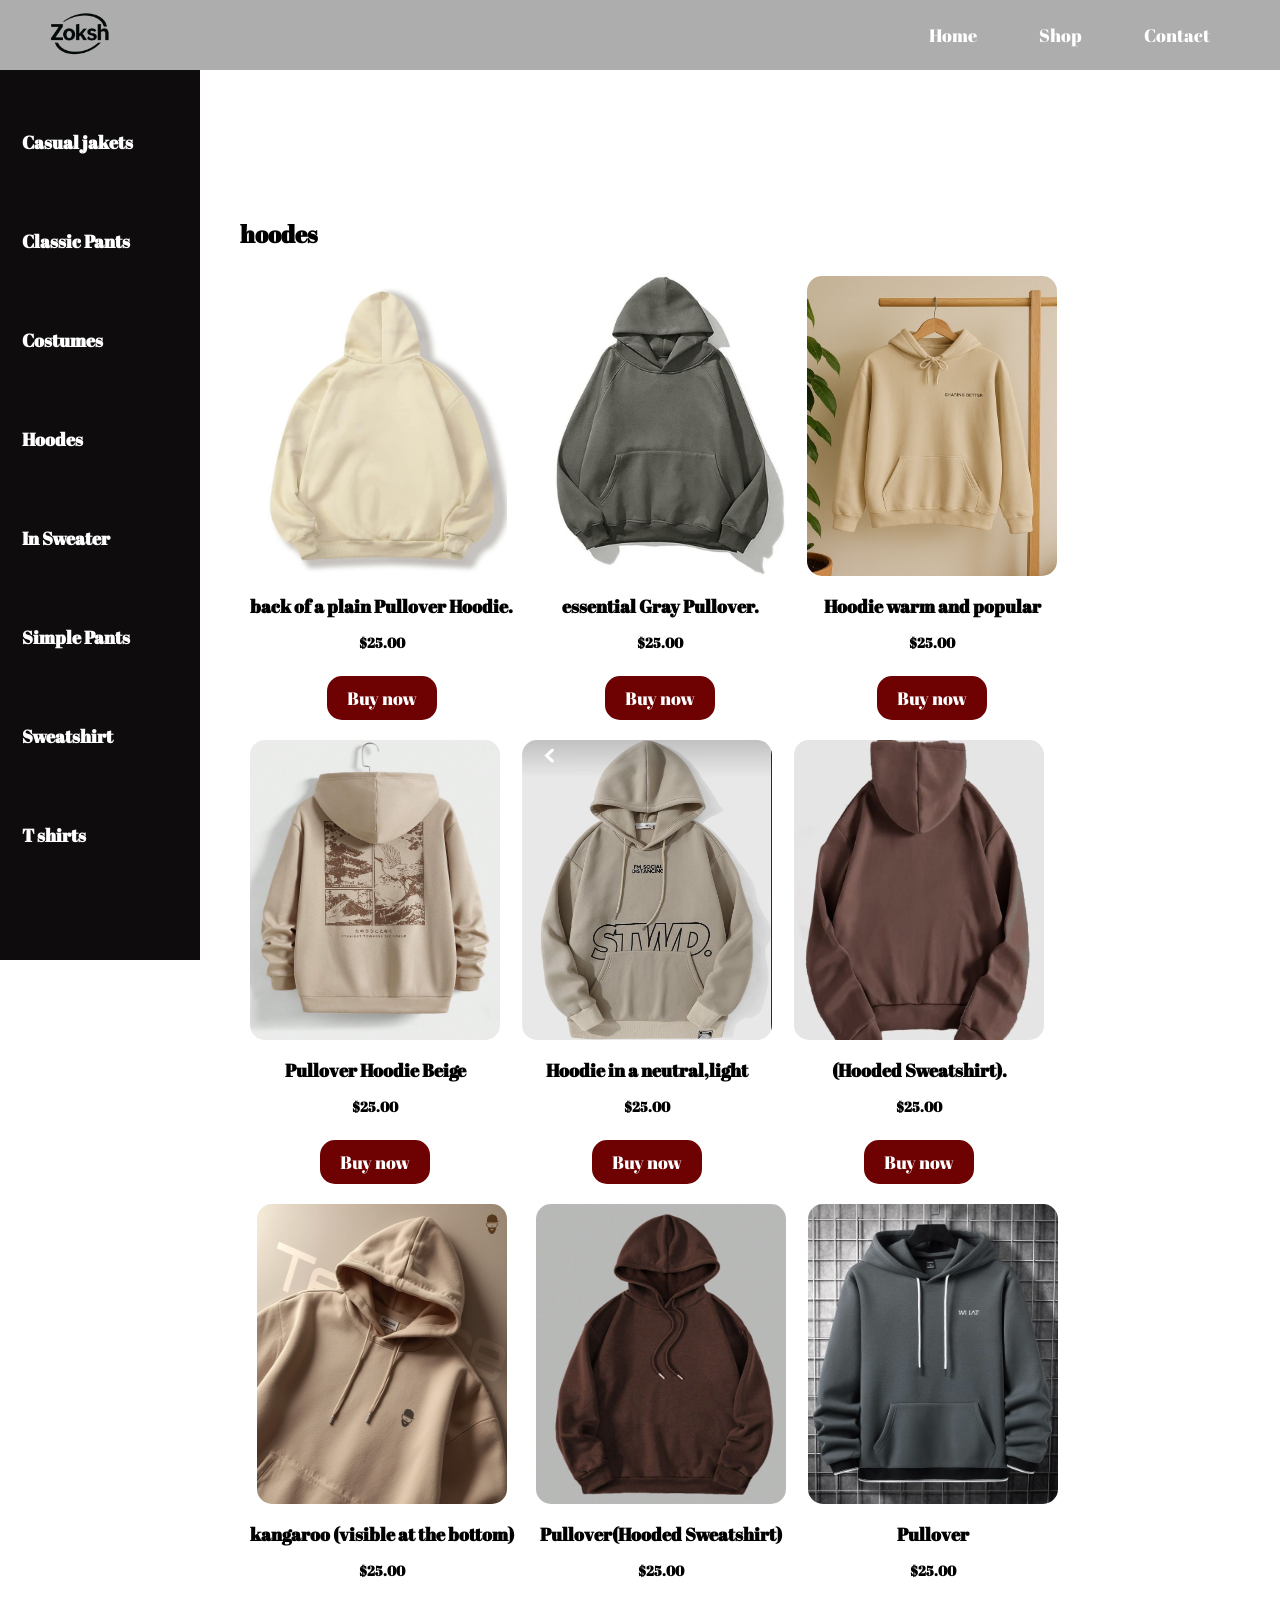
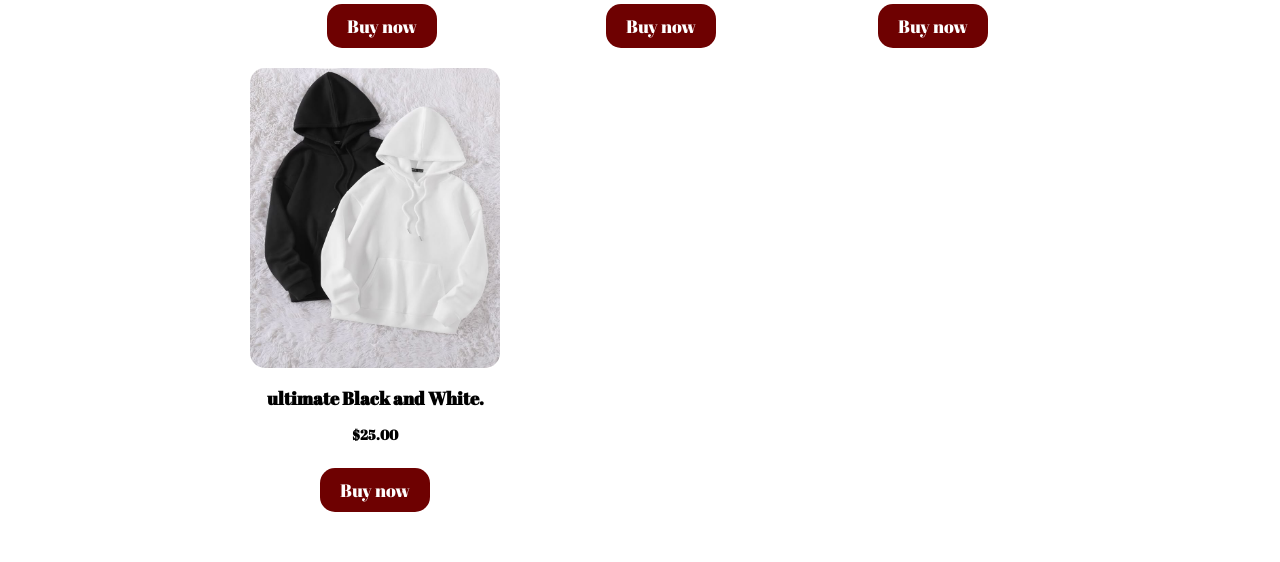
<file: hoodes_section.html>
<!DOCTYPE html>
<head>
    <link rel="preconnect" href="https://fonts.googleapis.com">
<link rel="preconnect" href="https://fonts.gstatic.com" crossorigin>
<link href="https://fonts.googleapis.com/css2?family=PT+Serif:ital,wght@0,400;0,700;1,400;1,700&display=swap" rel="stylesheet">
    <meta charset="UTF-8">
    <meta name="viewport" content="width=device-width, initial-scale=1.0">
    <title>Zoksh Store  </title>
    <!--styleeeeeeeeeeeeeeeees-->
<link rel="stylesheet" href="style.css">
    <!--End styleeeeeeeeeeeeeeeees-->
</head>
<!--header  -->>
<link rel="preconnect" href="https://fonts.googleapis.com">
<link rel="preconnect" href="https://fonts.gstatic.com" crossorigin>
<link href="https://fonts.googleapis.com/css2?family=Abril+Fatface&family=BBH+Sans+Hegarty&family=Courgette&family=Playpen+Sans+Thai:wght@100..800&display=swap" rel="stylesheet">

  <div id="main-face">
<div class="header ">
       <a href="index.html"><img src="images for shop/logo/WhatsApp_Image_2025-11-14_at_16.08.50.png "
       link scr="landing-page-image" href="index.html"width="80";height="90"></a>
    <div class ="links-header">
        <a href="index.html"> Home</a>
        <a href="webpage2-shop.html"> Shop</a>
        <a href="https://wa.me/01224397118" target="_blank"> Contact</a>
        
    </div>
</div>
<body>
  
<!---aside list part-->>

  <div class="aside_list_main">

     <aside class="aside-list">
        <a href="casual_ jakets_section.html" id="aside_unit"><h2>Casual jakets</h2></a>
      <a href="classic_pants_section.html"id="aside_unit" >  <h2>Classic Pants</h2></a>
       <a href="costumes_section.html"id="aside_unit" ><h2>Costumes</h2></a> 
       <a href="hoodes_section.html" id="aside_unit"> <h2>Hoodes</h2></a>
       <a href="insweater_section.html"id="aside_unit" > <h2>In Sweater</h2></a>
        <a href="simple_pants_section.html" id="aside_unit"><h2>Simple Pants</h2></a>
        <a href="sweatshirts_section.html" id="aside_unit"><h2>Sweatshirt</h2></a>
       
       <a href="shirts_section.html" id="aside_unit"><h2>T shirts</h2></a>
    </aside>
  </div>

<h1 id="product_class">Hoodes</h1>

<div class="Hoodes">
<div class="shop_elements" >
<h1>hoodes</h1>
<a href="https://wa.me/+1224397118"  id="buy-section">
<div class="product-card-shop">
        <img src="images for shop/hoodes/back of a plain Pullover Hoodie..jpg" width="250" height="300" id="shop_photo_elements">
        <h2>back of a plain Pullover Hoodie.</h2>
            <h3>$25.00</h3>
        <button class="btn">Buy now</button>
</div>    
<div class="product-card-shop">
        <img src="images for shop/hoodes/classic, essential Plain Gray Pullover Hoodie..jpg" width="250" height="300" id="shop_photo_elements">
        <h2>essential Gray Pullover.</h2>
            <h3>$25.00</h3>
        <button class="btn">Buy now</button>
</div>    
<div class="product-card-shop">
        <img src="images for shop/hoodes/Garment Type & Color Pullover Hoodie in a light, warm, and popular neutral color like Beige, Tan, Sand, or Khaki..jpg" width="250" height="300" id="shop_photo_elements">
        <h2> Hoodie warm and popular</h2>
            <h3>$25.00</h3>
        <button class="btn">Buy now</button>
</div>    
<div class="product-card-shop">
        <img src="images for shop/hoodes/Garment Type & Color Pullover Hoodie in a neutral Beige, Tan, or Sand color with a relaxedoversized fit..jpg" width="250" height="300" id="shop_photo_elements">
        <h2>Pullover Hoodie Beige</h2>
            <h3>$25.00</h3>
        <button class="btn">Buy now</button>
</div>    
<div class="product-card-shop">
        <img src="images for shop/hoodes/Garment Type & Color Pullover Hoodie in a neutral, light color like Beige, Tan, or Khaki. It has a relaxedoversized fit and a kangaroo pocket..jpg" width="250" height="300" id="shop_photo_elements">
        <h2>Hoodie in a neutral,light</h2>
            <h3>$25.00</h3>
        <button class="btn">Buy now</button>
</div>    
<div class="product-card-shop">
        <img src="images for shop/hoodes/Garment Type Hoodie (Hooded Sweatshirt)..jpg" width="250" height="300" id="shop_photo_elements">
        <h2>(Hooded Sweatshirt).</h2>
            <h3>$25.00</h3>
        <button class="btn">Buy now</button>
</div>    
<div class="product-card-shop">
        <img src="images for shop/hoodes/Garment Type Pullover Hoodie (Hooded Sweatshirt) with a kangaroo pocket (partially visible at the bottom)..jpg" width="250" height="300" id="shop_photo_elements">
        <h2>kangaroo (visible at the bottom)</h2>
            <h3>$25.00</h3>
        <button class="btn">Buy now</button>
</div>    
<div class="product-card-shop">
        <img src="images for shop/hoodes/Garment Type Pullover Hoodie (Hooded Sweatshirt)..jpg" width="250" height="300" id="shop_photo_elements">
        <h2>Pullover(Hooded Sweatshirt)</h2>
            <h3>$25.00</h3>
        <button class="btn">Buy now</button>
</div>    
<div class="product-card-shop">
        <img src="images for shop/hoodes/Grey Graphic Hoodie.jpg" width="250" height="300" id="shop_photo_elements">
        <h2>Pullover</h2>
            <h3>$25.00</h3>
        <button class="btn">Buy now</button>
</div>    
<div class="product-card-shop">
        <img src="images for shop/hoodes/Pullover Hoodies in the ultimate neutral contrast Black and White..jpg" width="250" height="300" id="shop_photo_elements">
        <h2>ultimate Black and White.</h2>
            <h3>$25.00</h3>
        <button class="btn">Buy now</button> 
</div>    
</div>
</div>
</a>
</file>
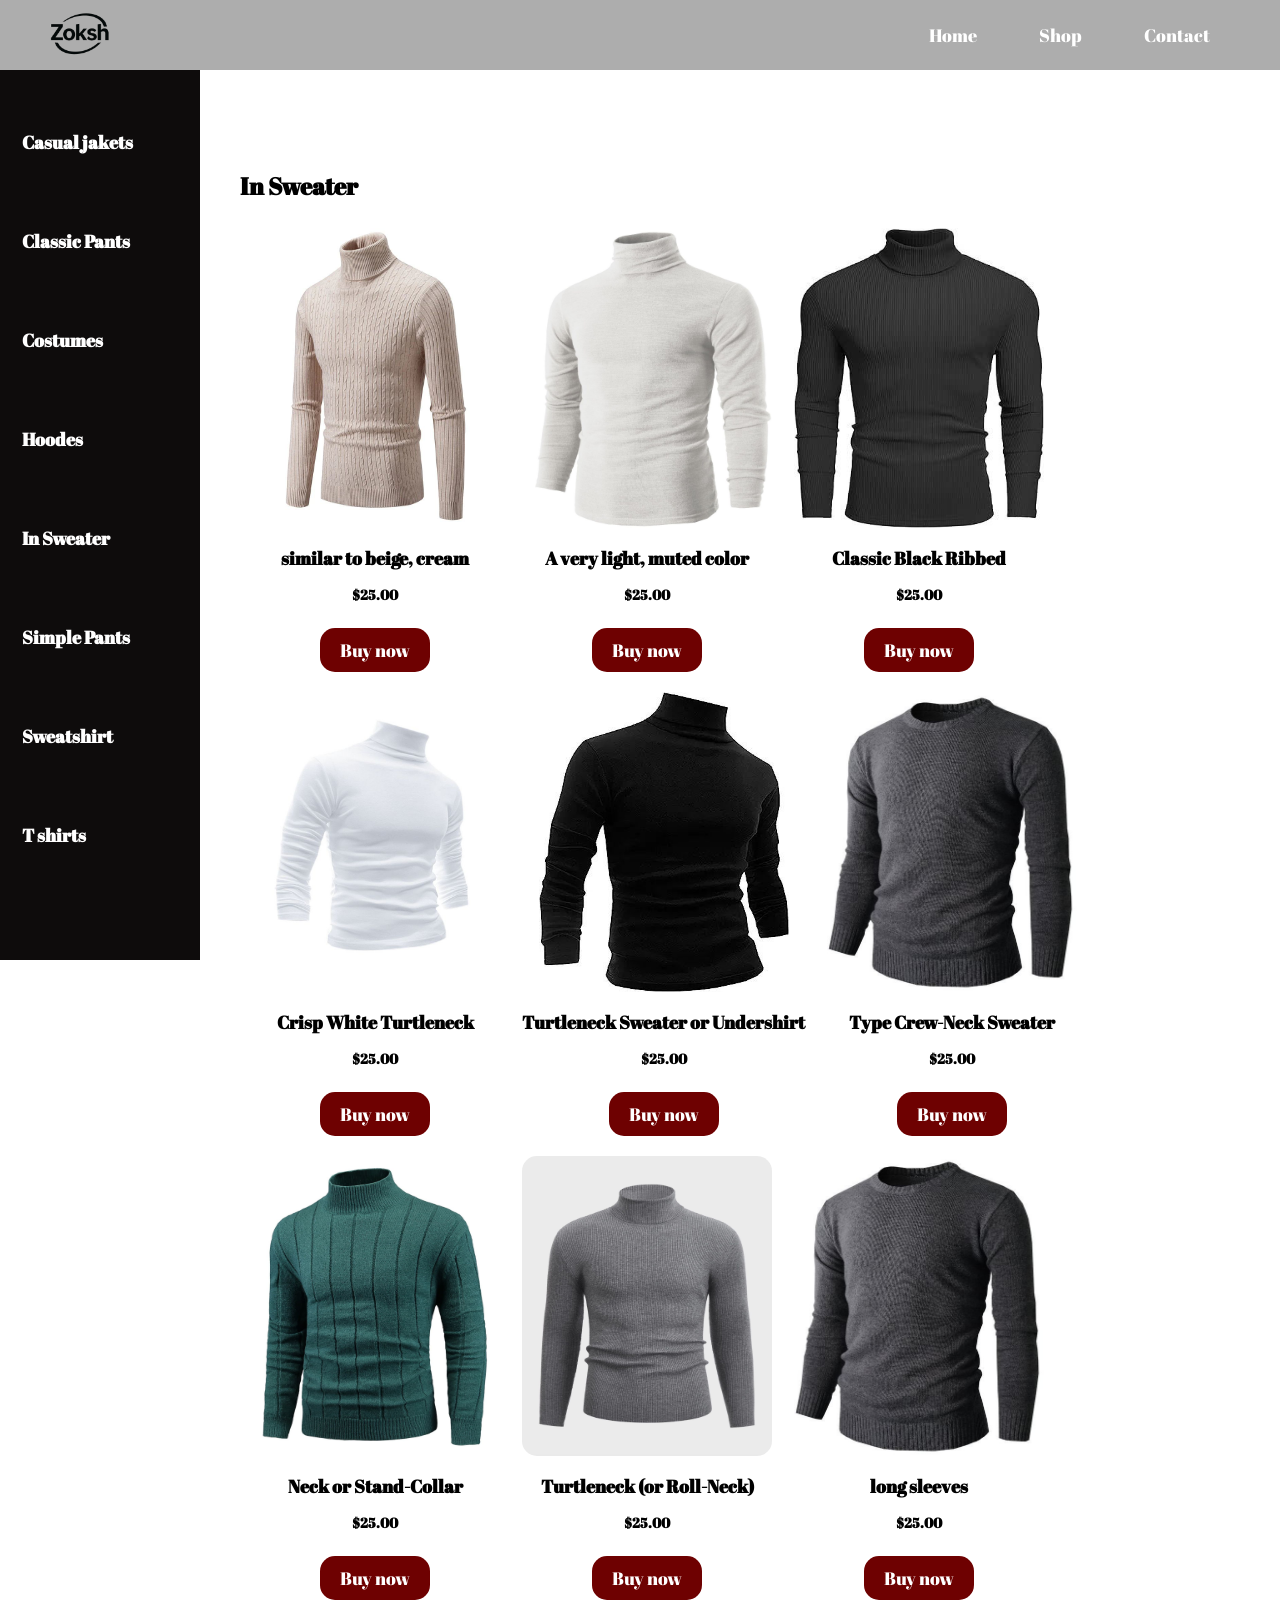
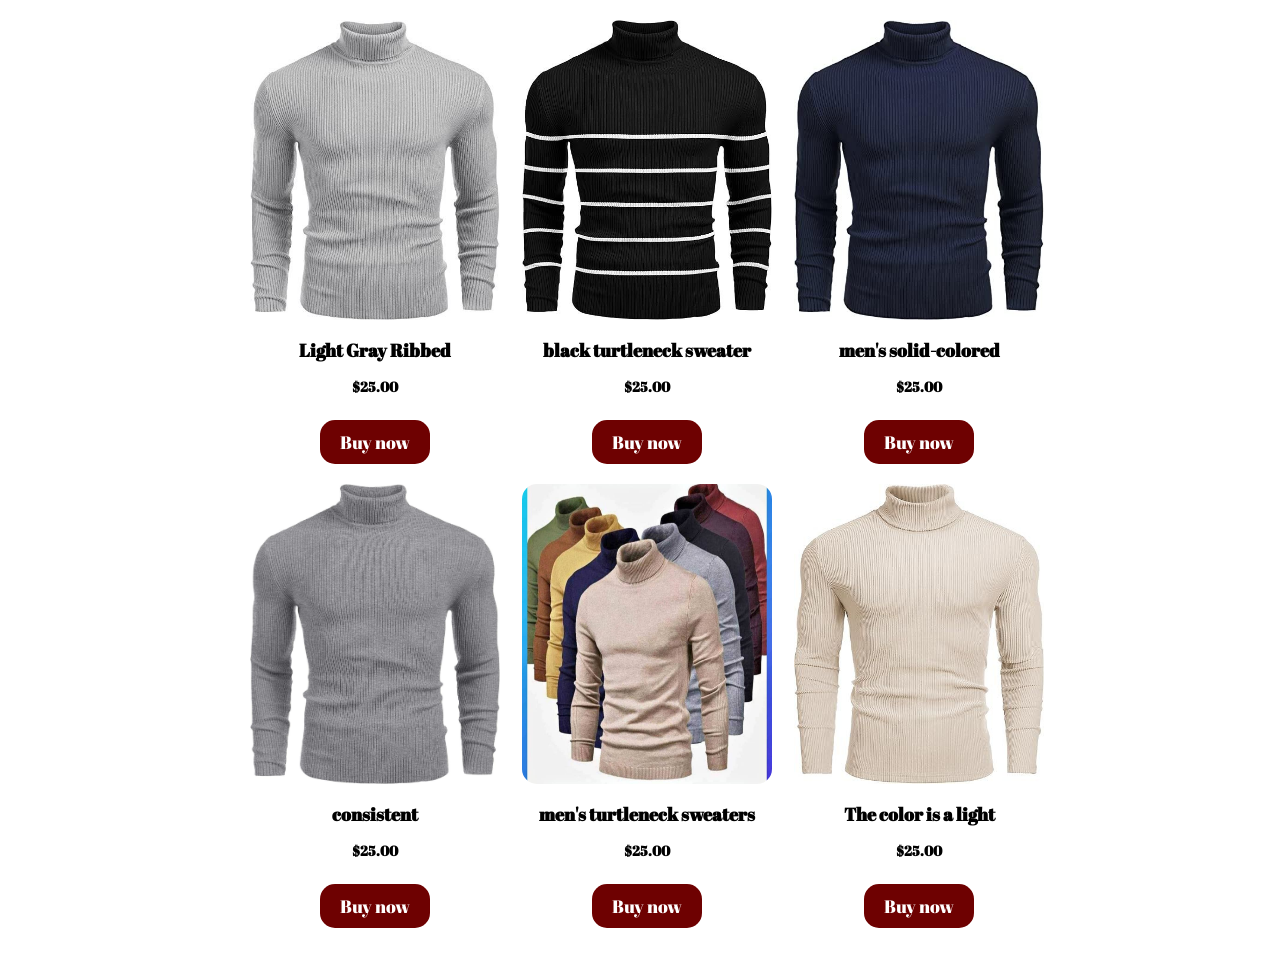
<file: insweater_section.html>
<!DOCTYPE html>
<head>
    <link rel="preconnect" href="https://fonts.googleapis.com">
<link rel="preconnect" href="https://fonts.gstatic.com" crossorigin>
<link href="https://fonts.googleapis.com/css2?family=PT+Serif:ital,wght@0,400;0,700;1,400;1,700&display=swap" rel="stylesheet">
    <meta charset="UTF-8">
    <meta name="viewport" content="width=device-width, initial-scale=1.0">
    <title>Zoksh Store  </title>
    <!--styleeeeeeeeeeeeeeeees-->
<link rel="stylesheet" href="style.css">
    <!--End styleeeeeeeeeeeeeeeees-->
</head>
<link rel="preconnect" href="https://fonts.googleapis.com">
<link rel="preconnect" href="https://fonts.gstatic.com" crossorigin>
<link href="https://fonts.googleapis.com/css2?family=Abril+Fatface&family=BBH+Sans+Hegarty&family=Courgette&family=Playpen+Sans+Thai:wght@100..800&display=swap" rel="stylesheet">
<!--header  -->>

  <div id="main-face">
<div class="header ">
       <a href="index.html"><img src="images for shop/logo/WhatsApp_Image_2025-11-14_at_16.08.50.png "
       link scr="landing-page-image" href="index.html"width="80";height="90"></a>
    <div class ="links-header">
        <a href="index.html"> Home</a>
        <a href="webpage2-shop.html"> Shop</a>
        <a href="https://wa.me/01224397118" target="_blank"> Contact</a>
        
    </div>
</div>
<body>
  
<!---aside list part-->>

  <div class="aside_list_main">

     <aside class="aside-list">
        <a href="casual_ jakets_section.html" id="aside_unit"><h2>Casual jakets</h2></a>
      <a href="classic_pants_section.html"id="aside_unit" >  <h2>Classic Pants</h2></a>
       <a href="costumes_section.html"id="aside_unit" ><h2>Costumes</h2></a> 
       <a href="hoodes_section.html" id="aside_unit"> <h2>Hoodes</h2></a>
       <a href="insweater_section.html"id="aside_unit" > <h2>In Sweater</h2></a>
        <a href="simple_pants_section.html" id="aside_unit"><h2>Simple Pants</h2></a>
        <a href="sweatshirts_section.html" id="aside_unit"><h2>Sweatshirt</h2></a>
       
       <a href="shirts_section.html" id="aside_unit"><h2>T shirts</h2></a>
    </aside>
  </div>
<div class="shop_elements" >


  <h1 id="product_class">In Sweater</h1>
<a href="https://wa.me/+1224397118"  id="buy-section">
<div class="In_Sweater">

<div class="product-card-shop">
        <img src="images for shop/in sweater/A light, warm neutral color, similar to beige, cream, or light tan..jpg" width="250" height="300" id="shop_photo_elements">
        <h2>similar to beige, cream</h2>
            <h3>$25.00</h3>
        <button class="btn">Buy now</button>     
</div>    
<div class="product-card-shop">
        <img src="images for shop/in sweater/A very light, muted color, likely light heather gray, oatmeal, or off-white..jpg" width="250" height="300" id="shop_photo_elements">
        <h2>A very light, muted color</h2>
            <h3>$25.00</h3>
        <button class="btn">Buy now</button>     
</div>    
<div class="product-card-shop">
        <img src="images for shop/in sweater/Classic Black Ribbed Turtleneck Sweater.jpg" width="250" height="300" id="shop_photo_elements">
        <h2>Classic Black Ribbed </h2>
            <h3>$25.00</h3>
        <button class="btn">Buy now</button>     
</div>    
<div class="product-card-shop">
        <img src="images for shop/in sweater/Crisp White Turtleneck Sweater.jpg" width="250" height="300" id="shop_photo_elements">
        <h2>Crisp White Turtleneck</h2>
            <h3>$25.00</h3>
        <button class="btn">Buy now</button>     
</div>    
<div class="product-card-shop">
        <img src="images for shop/in sweater/Fitted Black Turtleneck Sweater or Undershirt..jpg" width="250" height="300" id="shop_photo_elements">
        <h2>Turtleneck Sweater or Undershirt</h2>
            <h3>$25.00</h3>
        <button class="btn">Buy now</button>     
</div>    
<div class="product-card-shop">
        <img src="images for shop/in sweater/Garment Type Crew-Neck Sweater (or Round-Neck Sweater) with long sleeves..jpg" width="250" height="300" id="shop_photo_elements">
        <h2>Type Crew-Neck Sweater</h2>
            <h3>$25.00</h3>
        <button class="btn">Buy now</button>     
</div>    
<div class="product-card-shop">
        <img src="images for shop/in sweater/Garment Type Mock Neck or Stand-Collar Sweater with long sleeves..jpg" width="250" height="300" id="shop_photo_elements">
        <h2>Neck or Stand-Collar</h2>
            <h3>$25.00</h3>
        <button class="btn">Buy now</button>     
</div>    
<div class="product-card-shop">
        <img src="images for shop/in sweater/Garment Type Turtleneck (or Roll-Neck) long-sleeve sweater..jpg" width="250" height="300" id="shop_photo_elements">
        <h2>Turtleneck (or Roll-Neck)</h2>
            <h3>$25.00</h3>
        <button class="btn">Buy now</button>     
</div>    
<div class="product-card-shop">
        <img src="images for shop/in sweater/Garment Type Crew-Neck Sweater (or Round-Neck Sweater) with long sleeves..jpg" width="250" height="300" id="shop_photo_elements">
        <h2>long sleeves</h2>
            <h3>$25.00</h3>
        <button class="btn">Buy now</button>     
</div>    
<div class="product-card-shop">
        <img src="images for shop/in sweater/Light Gray Ribbed Turtleneck Sweater (Revisit).jpg" width="250" height="300" id="shop_photo_elements">
        <h2>Light Gray Ribbed</h2>
            <h3>$25.00</h3>
        <button class="btn">Buy now</button>     
</div>    
<div class="product-card-shop">
        <img src="images for shop/in sweater/men's black turtleneck sweater with horizontal white.jpg" width="250" height="300" id="shop_photo_elements">
        <h2>black turtleneck sweater </h2>
            <h3>$25.00</h3>
        <button class="btn">Buy now</button>     
</div>    
<div class="product-card-shop">
        <img src="images for shop/in sweater/men's solid-colored turtleneck sweater..jpg" width="250" height="300" id="shop_photo_elements">
        <h2>men's solid-colored</h2>
            <h3>$25.00</h3>
        <button class="btn">Buy now</button>     
</div>    
<div class="product-card-shop">
        <img src="images for shop/in sweater/men's sweater, consistent in style with the previous two, but in a new color..jpg" width="250" height="300" id="shop_photo_elements">
        <h2>consistent </h2>
            <h3>$25.00</h3>
        <button class="btn">Buy now</button>     
</div>    
<div class="product-card-shop">
        <img src="images for shop/in sweater/men's turtleneck sweaters, showcasing the wide range of colors available in this style..jpg" width="250" height="300" id="shop_photo_elements">
        <h2>men's turtleneck sweaters</h2>
            <h3>$25.00</h3>
        <button class="btn">Buy now</button>     
</div>    
<div class="product-card-shop">
        <img src="images for shop/in sweater/The color is a light neutral, most accurately described as beige, cream, off-white, or light tan..jpg" width="250" height="300" id="shop_photo_elements">
        <h2>The color is a light</h2>
            <h3>$25.00</h3>
        <button class="btn">Buy now</button>     
</div>    
</div>
</div>
</a>
</file>
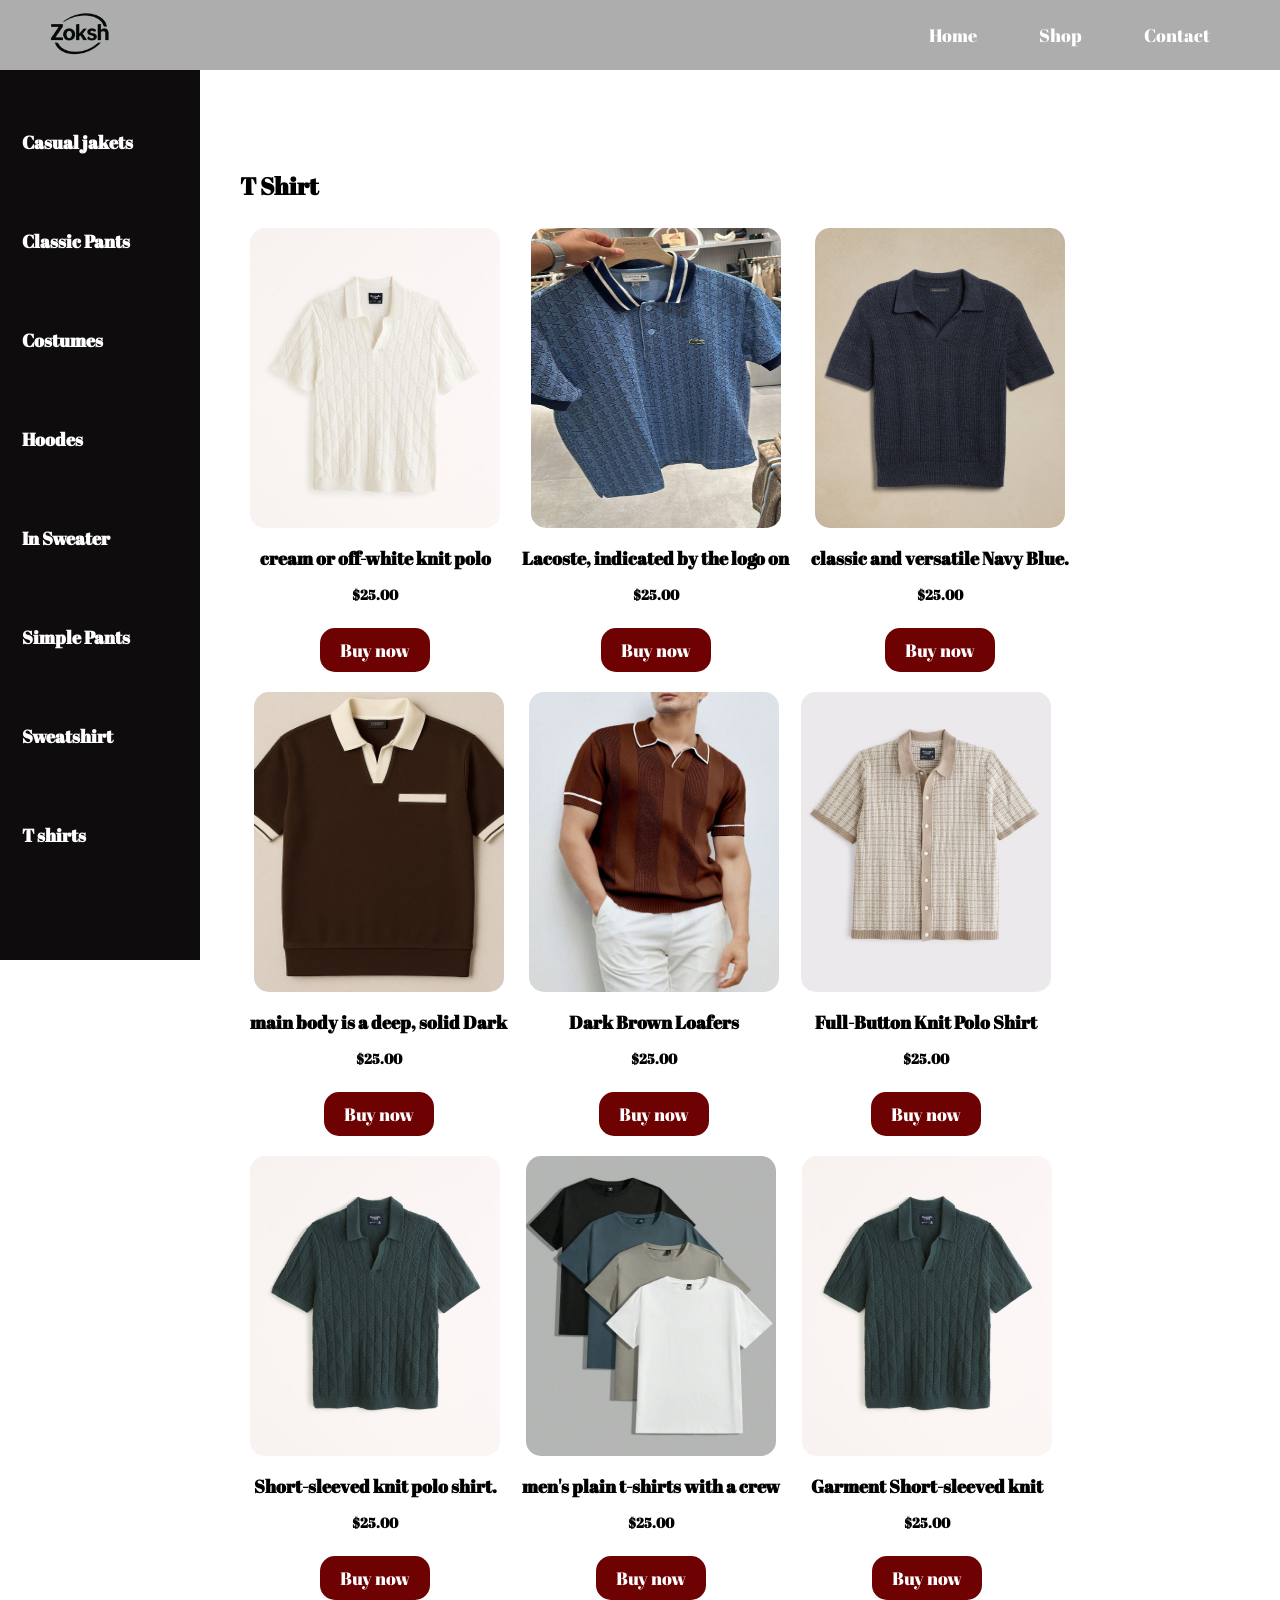
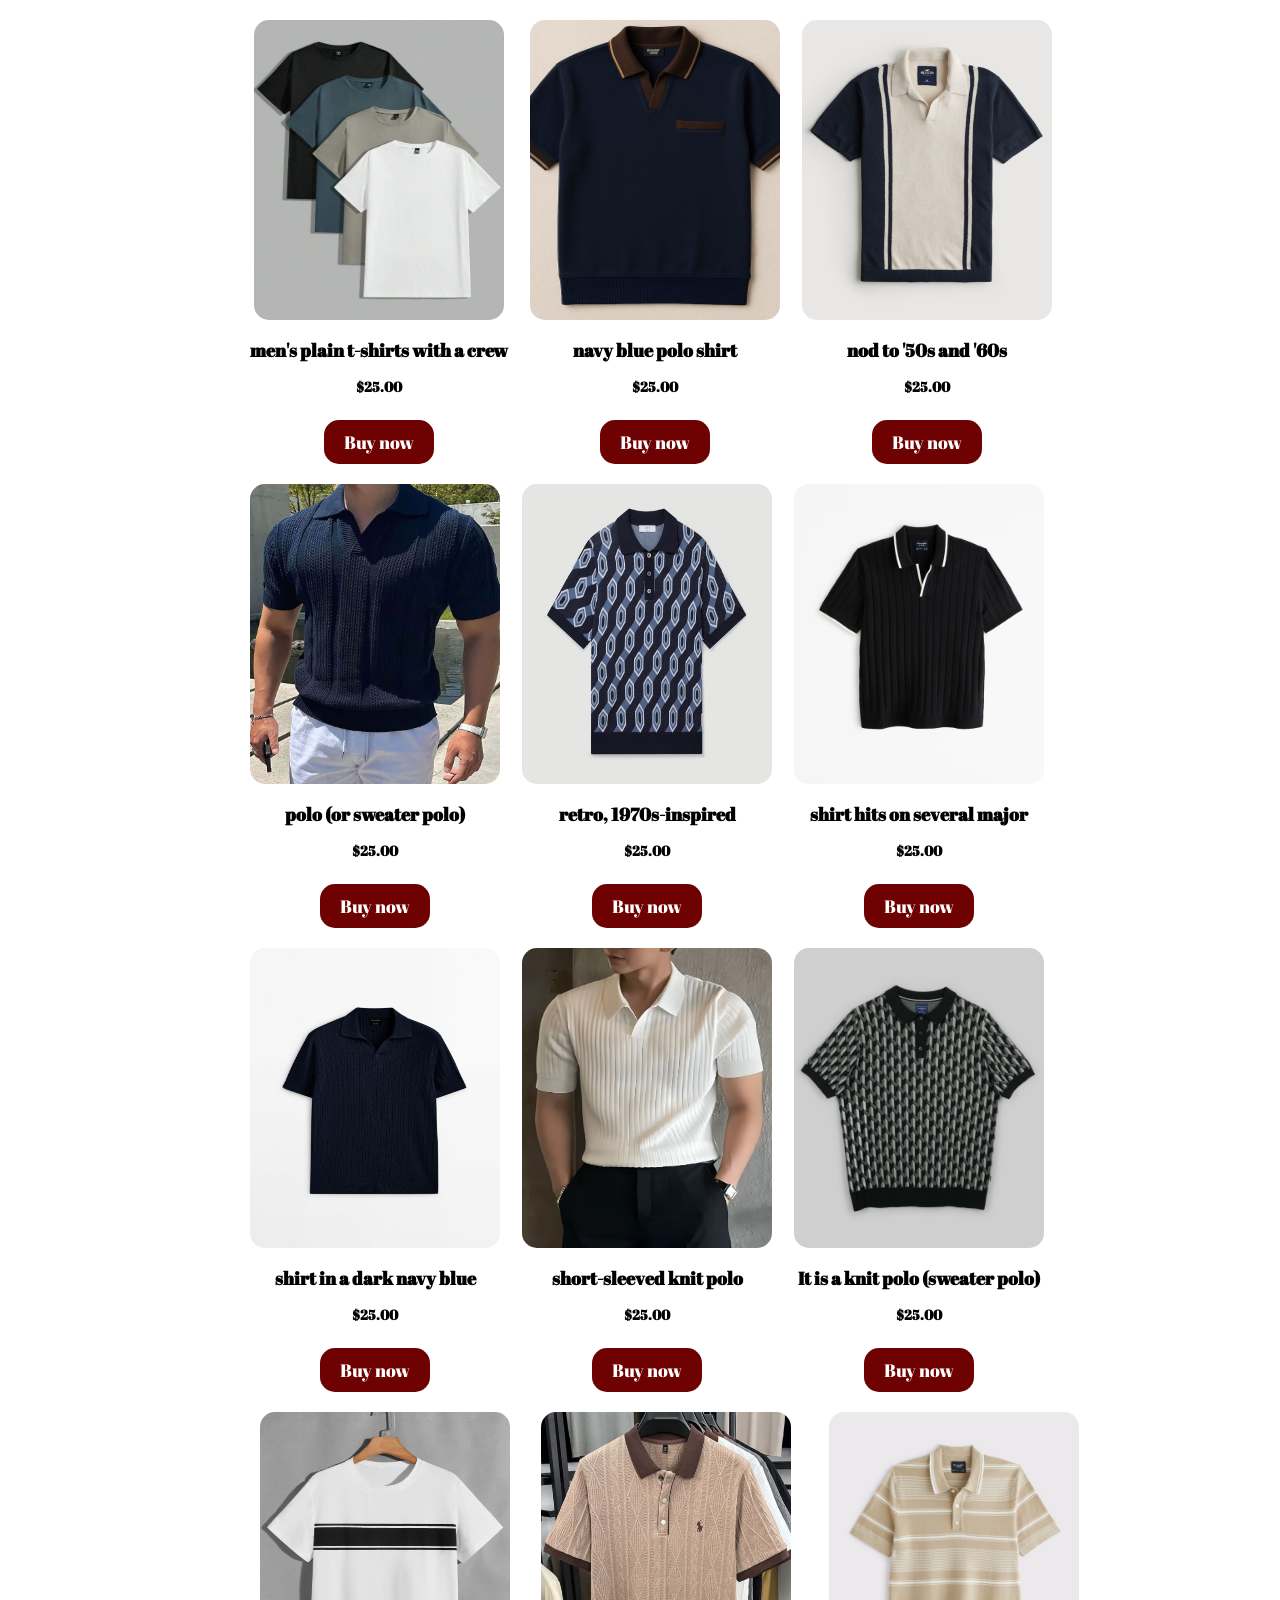
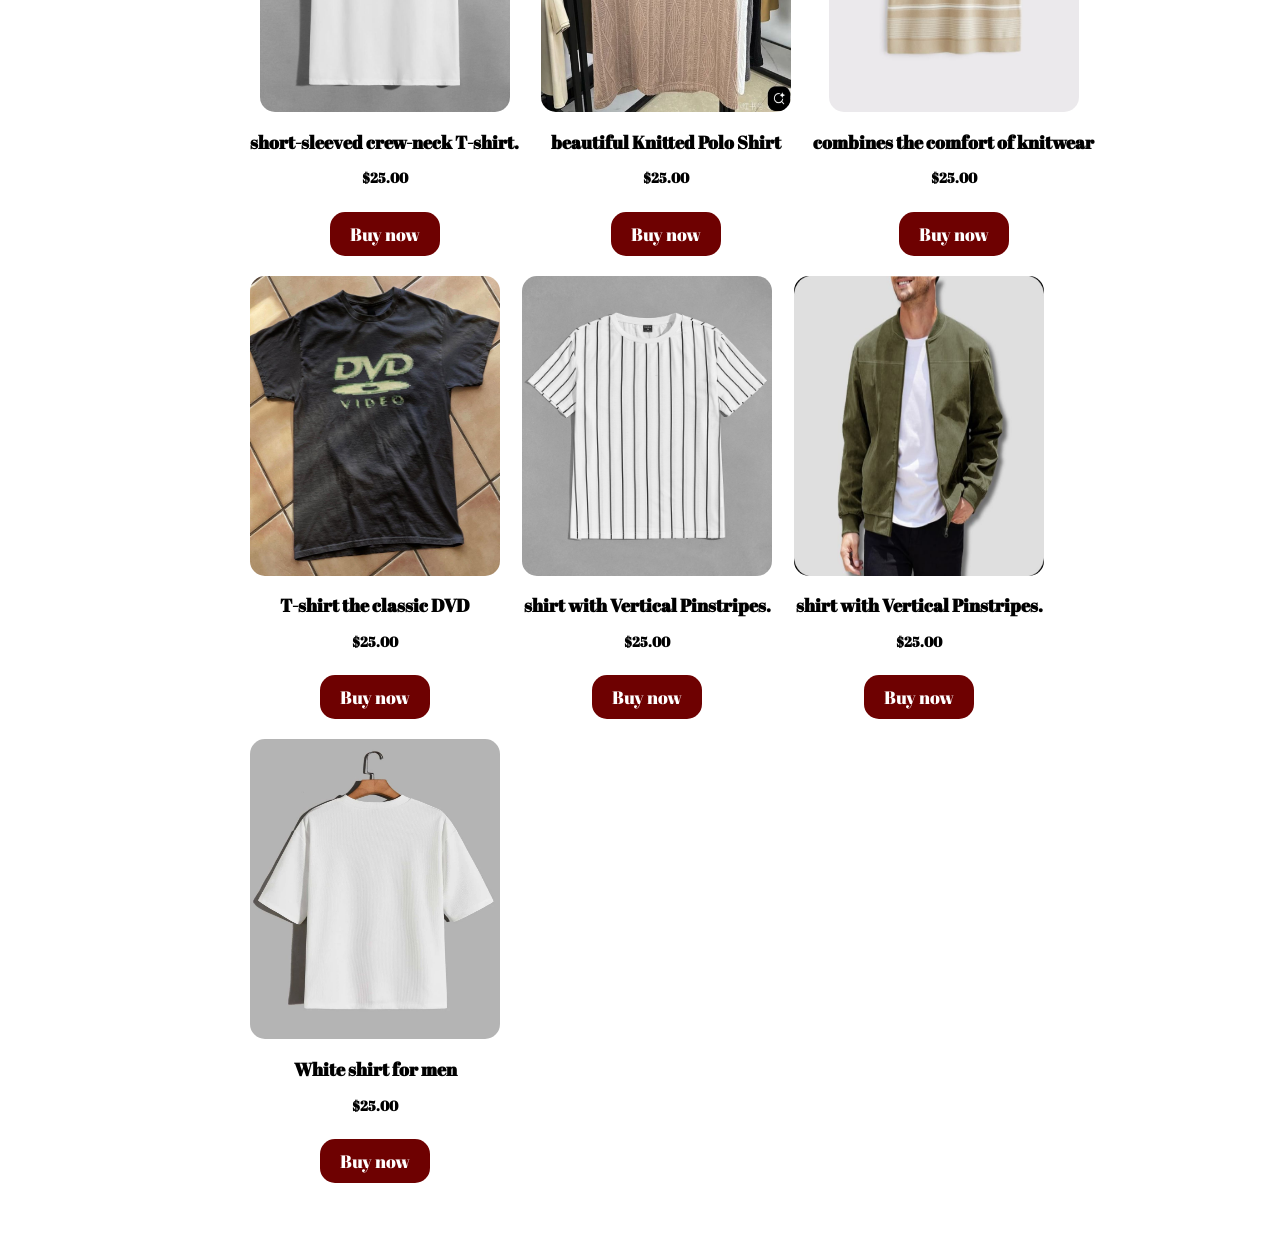
<file: shirts_section.html>
<!DOCTYPE html>
<head>
    <link rel="preconnect" href="https://fonts.googleapis.com">
<link rel="preconnect" href="https://fonts.gstatic.com" crossorigin>
<link href="https://fonts.googleapis.com/css2?family=PT+Serif:ital,wght@0,400;0,700;1,400;1,700&display=swap" rel="stylesheet">
    <meta charset="UTF-8">
    <meta name="viewport" content="width=device-width, initial-scale=1.0">
    <title>Zoksh Store  </title>
    <!--styleeeeeeeeeeeeeeeees-->
<link rel="stylesheet" href="style.css">
    <!--End styleeeeeeeeeeeeeeeees-->
</head>
<!--header  -->>
<link rel="preconnect" href="https://fonts.googleapis.com">
<link rel="preconnect" href="https://fonts.gstatic.com" crossorigin>
<link href="https://fonts.googleapis.com/css2?family=Abril+Fatface&family=BBH+Sans+Hegarty&family=Courgette&family=Playpen+Sans+Thai:wght@100..800&display=swap" rel="stylesheet">

  <div id="main-face">
<div class="header ">
       <a href="index.html"><img src="images for shop/logo/WhatsApp_Image_2025-11-14_at_16.08.50.png "
       link scr="landing-page-image" href="index.html"width="80";height="90"></a>
    <div class ="links-header">
        <a href="index.html"> Home</a>
        <a href="webpage2-shop.html"> Shop</a>
        <a href="https://wa.me/01224397118" target="_blank"> Contact</a>
        
    </div>
</div>
<body>
  
<!---aside list part-->>

  <div class="aside_list_main">

     <aside class="aside-list">
        <a href="casual_ jakets_section.html" id="aside_unit"><h2>Casual jakets</h2></a>
      <a href="classic_pants_section.html"id="aside_unit" >  <h2>Classic Pants</h2></a>
       <a href="costumes_section.html"id="aside_unit" ><h2>Costumes</h2></a> 
       <a href="hoodes_section.html" id="aside_unit"> <h2>Hoodes</h2></a>
       <a href="insweater_section.html"id="aside_unit" > <h2>In Sweater</h2></a>
        <a href="simple_pants_section.html" id="aside_unit"><h2>Simple Pants</h2></a>
        <a href="sweatshirts_section.html" id="aside_unit"><h2>Sweatshirt</h2></a>
       
       <a href="shirts_section.html" id="aside_unit"><h2>T shirts</h2></a>
    </aside>
  </div>
<div class="shop_elements" >

  <h1 id="product_class">T Shirt</h1>
<a href="https://wa.me/+1224397118"  id="buy-section">
<div class="T_Shirt">

<div class="product-card-shop">
        <img src="images for shop/T shirts/a cream or off-white knit polo shirt..jpg" width="250" height="300" id="shop_photo_elements">
        <h2>cream or off-white knit polo</h2>
            <h3>$25.00</h3>
        <button class="btn">Buy now</button>        
</div> 
<div class="product-card-shop">
        <img src="images for shop/T shirts/Brand Lacoste, indicated by the logo on the chest and the tag on the hanger..jpg" width="250" height="300" id="shop_photo_elements">
        <h2>Lacoste, indicated by the logo on</h2>
            <h3>$25.00</h3>
        <button class="btn">Buy now</button>        
</div> 
<div class="product-card-shop">
        <img src="images for shop/T shirts/classic and versatile Navy Blue.jpg" width="250" height="300" id="shop_photo_elements">
        <h2>classic and versatile Navy Blue.</h2>
            <h3>$25.00</h3>
        <button class="btn">Buy now</button>        
</div> 
<div class="product-card-shop">
        <img src="images for shop/T shirts/Color Scheme The main body is a deep, solid Dark Brown (like chocolate or espresso)..jpg" width="250" height="300" id="shop_photo_elements">
        <h2>main body is a deep, solid Dark</h2>
            <h3>$25.00</h3>
        <button class="btn">Buy now</button>        
</div> 
<div class="product-card-shop">
        <img src="images for shop/T shirts/Dark Brown Loafers (The Classic Choice).jpg" width="250" height="300" id="shop_photo_elements">
        <h2>Dark Brown Loafers </h2>
            <h3>$25.00</h3>
        <button class="btn">Buy now</button>        
</div> 
<div class="product-card-shop">
        <img src="images for shop/T shirts/Full-Button Knit Polo Shirt with a plaid or check pattern..jpg" width="250" height="300" id="shop_photo_elements">
        <h2>Full-Button Knit Polo Shirt </h2>
            <h3>$25.00</h3>
        <button class="btn">Buy now</button>        
</div> 
<div class="product-card-shop">
        <img src="images for shop/T shirts/Garment Short-sleeved knit polo shirt..jpg" width="250" height="300" id="shop_photo_elements">
        <h2>Short-sleeved knit polo shirt.</h2>
            <h3>$25.00</h3>
        <button class="btn">Buy now</button>        
</div> 
<div class="product-card-shop">
        <img src="images for shop/T shirts/men's plain t-shirts with a crew neck style.jpg" width="250" height="300" id="shop_photo_elements">
        <h2>men's plain t-shirts with a crew </h2>
            <h3>$25.00</h3>
        <button class="btn">Buy now</button>        
</div> 
<div class="product-card-shop">
        <img src="images for shop/T shirts/Garment Short-sleeved knit polo shirt..jpg" width="250" height="300" id="shop_photo_elements">
        <h2>Garment Short-sleeved knit</h2>
            <h3>$25.00</h3>
        <button class="btn">Buy now</button>        
</div> 
<div class="product-card-shop">
        <img src="images for shop/T shirts/men's plain t-shirts with a crew neck style.jpg" width="250" height="300" id="shop_photo_elements">
        <h2>men's plain t-shirts with a crew</h2>
            <h3>$25.00</h3>
        <button class="btn">Buy now</button>        
</div> 
<div class="product-card-shop">
        <img src="images for shop/T shirts/navy blue polo shirt with short sleeves and a distinctive V-neck.jpg" width="250" height="300" id="shop_photo_elements">
        <h2>navy blue polo shirt</h2>
            <h3>$25.00</h3>
        <button class="btn">Buy now</button>        
</div> 
<div class="product-card-shop">
        <img src="images for shop/T shirts/nod to '50s and '60s bowling shirts.jpg" width="250" height="300" id="shop_photo_elements">
        <h2>nod to '50s and '60s</h2>
            <h3>$25.00</h3>
        <button class="btn">Buy now</button>        
</div> 
<div class="product-card-shop">
        <img src="images for shop/T shirts/polo (or sweater polo), meaning it's made from a fine knit yarn rather than traditional pique cotton.jpg" width="250" height="300" id="shop_photo_elements">
        <h2>polo (or sweater polo)</h2>
            <h3>$25.00</h3>
        <button class="btn">Buy now</button>        
</div> 
<div class="product-card-shop">
        <img src="images for shop/T shirts/retro, 1970s-inspired smart-casual aesthetic..jpg" width="250" height="300" id="shop_photo_elements">
        <h2>retro, 1970s-inspired </h2>
            <h3>$25.00</h3>
        <button class="btn">Buy now</button>        
</div> 
<div class="product-card-shop">
        <img src="images for shop/T shirts/shirt hits on several major current style trends the knit polo, the retro '70s vibe, and the bold contrast trim..jpg" width="250" height="300" id="shop_photo_elements">
        <h2>shirt hits on several major</h2>
            <h3>$25.00</h3>
        <button class="btn">Buy now</button>        
</div> 
<div class="product-card-shop">
        <img src="images for shop/T shirts/shirt in a dark navy blue color..jpg" width="250" height="300" id="shop_photo_elements">
        <h2>shirt in a dark navy blue</h2>
            <h3>$25.00</h3>
        <button class="btn">Buy now</button>        
</div> 
<div class="product-card-shop">
        <img src="images for shop/T shirts/short-sleeved knit polo shirt.jpg" width="250" height="300" id="shop_photo_elements">
        <h2>short-sleeved knit polo</h2>
            <h3>$25.00</h3>
        <button class="btn">Buy now</button>        
</div> 
<div class="product-card-shop">
        <img src="images for shop/T shirts/Style and Fabric It is a knit polo (or sweater polo).jpg" width="250" height="300" id="shop_photo_elements">
        <h2>It is a knit polo (sweater polo)</h2>
            <h3>$25.00</h3>
        <button class="btn">Buy now</button>        
</div> 
<div class="product-card-shop">
        <img src="images for shop/T shirts/Style Basic, short-sleeved crew-neck T-shirt..jpg" width="250" height="300" id="shop_photo_elements">
        <h2>short-sleeved crew-neck T-shirt.</h2>
            <h3>$25.00</h3>
        <button class="btn">Buy now</button>        
</div> 
<div class="product-card-shop">
        <img src="images for shop/T shirts/That is a beautiful Knitted Polo Shirt with a strong retro feel..jpg" width="250" height="300" id="shop_photo_elements">
        <h2>beautiful Knitted Polo Shirt </h2>
            <h3>$25.00</h3>
        <button class="btn">Buy now</button>        
</div> 
<div class="product-card-shop">
        <img src="images for shop/T shirts/This style combines the comfort of knitwear with the structure of a polo, giving it a very popular retro, '70s-inspired look..jpg" width="250" height="300" id="shop_photo_elements">
        <h2>combines the comfort of knitwear</h2>
            <h3>$25.00</h3>
        <button class="btn">Buy now</button>        
</div> 
<div class="product-card-shop">
        <img src="images for shop/T shirts/vintage or retro-style T-shirt featuring the classic DVD Video logo..jpg" width="250" height="300" id="shop_photo_elements">
        <h2>T-shirt the classic DVD</h2>
            <h3>$25.00</h3>
        <button class="btn">Buy now</button>        
</div> 
<div class="product-card-shop">
        <img src="images for shop/T shirts/White T-shirt with Vertical Black Pinstripes..jpg" width="250" height="300" id="shop_photo_elements">
        <h2>shirt with Vertical Pinstripes.</h2>
            <h3>$25.00</h3>
        <button class="btn">Buy now</button>        
</div> 
<div class="product-card-shop">
        <img src="images for shop/T shirts/WhatsApp Image 2025-11-29 at 00.11.26.jpeg" width="250" height="300" id="shop_photo_elements">
        <h2>shirt with Vertical Pinstripes.</h2>
            <h3>$25.00</h3>
        <button class="btn">Buy now</button>        
</div> 
<div class="product-card-shop">
        <img src="images for shop/T shirts/27b5a1602087a7113d58118e357bdc54.jpg" width="250" height="300" id="shop_photo_elements">
        <h2>White shirt for men</h2>
            <h3>$25.00</h3>
        <button class="btn">Buy now</button>        
</div> 
</div>
</div>
</a>
</file>
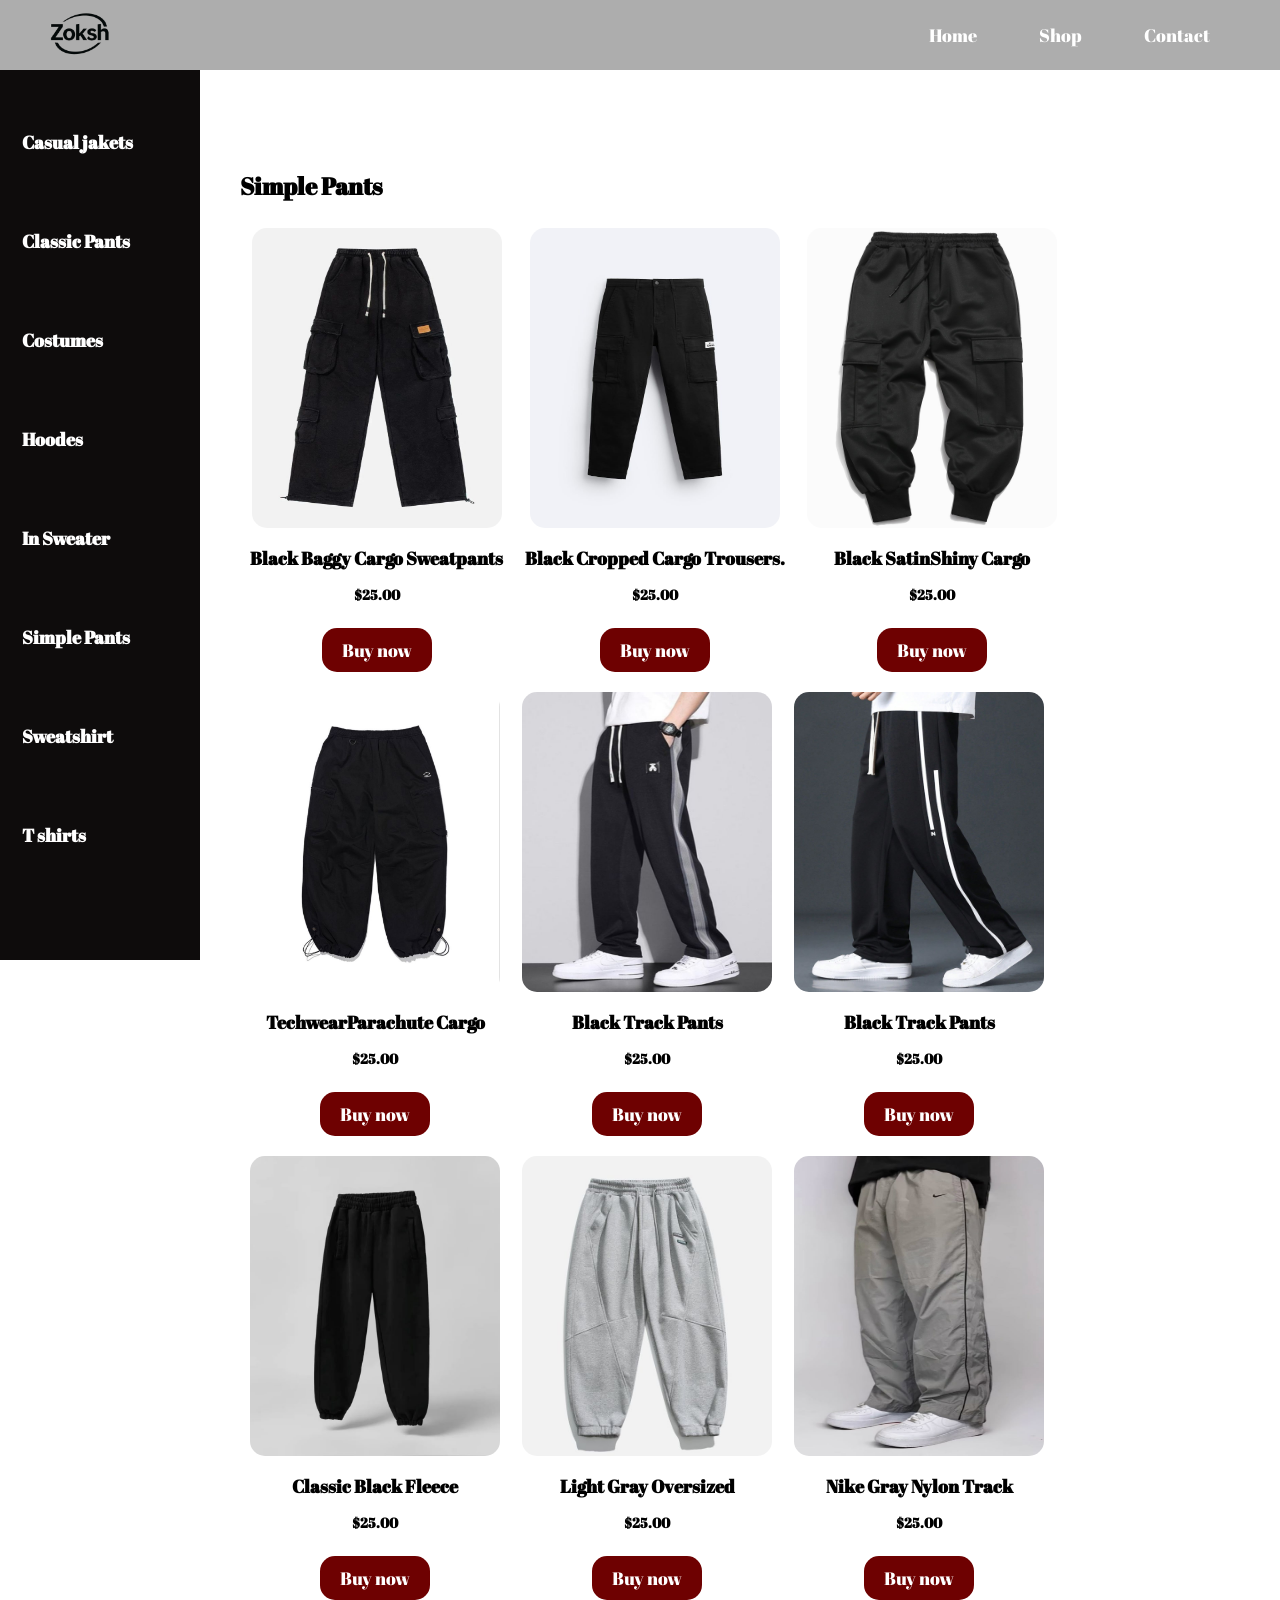
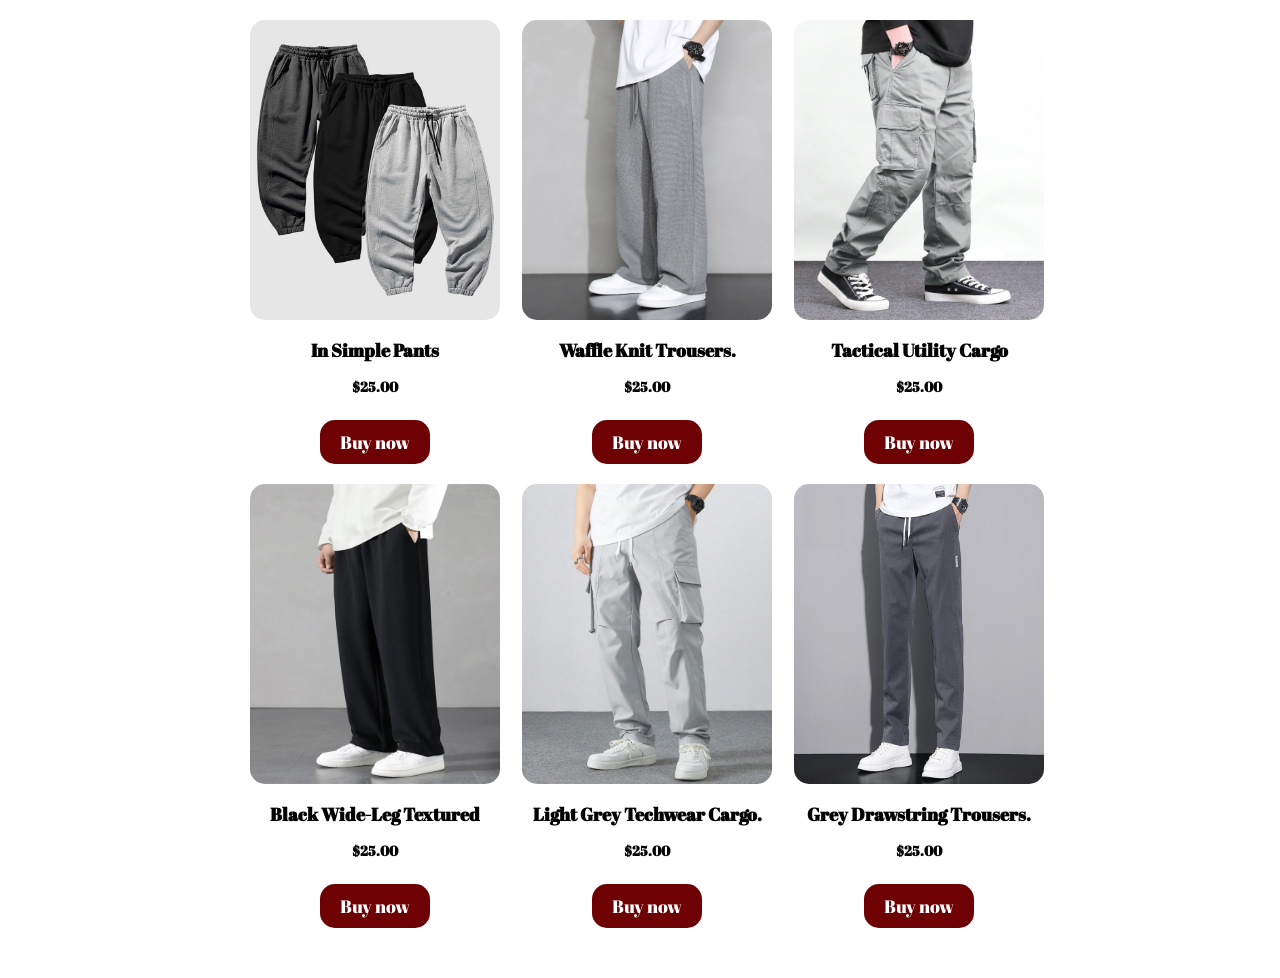
<file: simple_pants_section.html>
<!DOCTYPE html>
<head>
    <link rel="preconnect" href="https://fonts.googleapis.com">
<link rel="preconnect" href="https://fonts.gstatic.com" crossorigin>
<link href="https://fonts.googleapis.com/css2?family=PT+Serif:ital,wght@0,400;0,700;1,400;1,700&display=swap" rel="stylesheet">
    <meta charset="UTF-8">
    <meta name="viewport" content="width=device-width, initial-scale=1.0">
    <title>Zoksh Store  </title>
    <!--styleeeeeeeeeeeeeeeees-->
<link rel="stylesheet" href="style.css">
    <!--End styleeeeeeeeeeeeeeeees-->
</head>
<!--header  -->>
<link rel="preconnect" href="https://fonts.googleapis.com">
<link rel="preconnect" href="https://fonts.gstatic.com" crossorigin>
<link href="https://fonts.googleapis.com/css2?family=Abril+Fatface&family=BBH+Sans+Hegarty&family=Courgette&family=Playpen+Sans+Thai:wght@100..800&display=swap" rel="stylesheet">

  <div id="main-face">
<div class="header ">
       <a href="index.html"><img src="images for shop/logo/WhatsApp_Image_2025-11-14_at_16.08.50.png "
       link scr="landing-page-image" href="index.html"width="80";height="90"></a>
    <div class ="links-header">
        <a href="index.html"> Home</a>
        <a href="webpage2-shop.html"> Shop</a>
        <a href="https://wa.me/01224397118" target="_blank"> Contact</a>
        
    </div>
</div>
<body>
  
<!---aside list part-->>

  <div class="aside_list_main">

     <aside class="aside-list">
        <a href="casual_ jakets_section.html" id="aside_unit"><h2>Casual jakets</h2></a>
      <a href="classic_pants_section.html"id="aside_unit" >  <h2>Classic Pants</h2></a>
       <a href="costumes_section.html"id="aside_unit" ><h2>Costumes</h2></a> 
       <a href="hoodes_section.html" id="aside_unit"> <h2>Hoodes</h2></a>
       <a href="insweater_section.html"id="aside_unit" > <h2>In Sweater</h2></a>
        <a href="simple_pants_section.html" id="aside_unit"><h2>Simple Pants</h2></a>
        <a href="sweatshirts_section.html" id="aside_unit"><h2>Sweatshirt</h2></a>
       
       <a href="shirts_section.html" id="aside_unit"><h2>T shirts</h2></a>
    </aside>
  </div>

<div class="shop_elements" >

<h1 id="product_class">Simple Pants</h1>
<a href="https://wa.me/+1224397118"  id="buy-section">
<div class="Simple_Pants">
<div class="product-card-shop">
        <img src="images for shop/simple pants/Black Baggy Cargo Sweatpants.jpg" width="250" height="300" id="shop_photo_elements">
        <h2>Black Baggy Cargo Sweatpants</h2>
            <h3>$25.00</h3>
        <button class="btn">Buy now</button>     
</div>  
<div class="product-card-shop">
        <img src="images for shop/simple pants/Black Cropped Cargo Trousers.jpg" width="250" height="300" id="shop_photo_elements">
        <h2>Black Cropped Cargo Trousers.</h2>
            <h3>$25.00</h3>
        <button class="btn">Buy now</button>     
</div>  
<div class="product-card-shop">
        <img src="images for shop/simple pants/Black SatinShiny Cargo Joggers.jpg" width="250" height="300" id="shop_photo_elements">
        <h2>Black SatinShiny Cargo</h2>
            <h3>$25.00</h3>
        <button class="btn">Buy now</button>     
</div>  
<div class="product-card-shop">
        <img src="images for shop/simple pants/Black TechwearParachute Cargo Trousers.jpg" width="250" height="300" id="shop_photo_elements">
        <h2>TechwearParachute Cargo</h2>
            <h3>$25.00</h3>
        <button class="btn">Buy now</button>     
</div>  
<div class="product-card-shop">
        <img src="images for shop/simple pants/Black Track Pants with Side Stripe.jpg" width="250" height="300" id="shop_photo_elements">
        <h2>Black Track Pants</h2>
            <h3>$25.00</h3>
        <button class="btn">Buy now</button>     
</div>  
<div class="product-card-shop">
        <img src="images for shop/simple pants/Black Wide-Leg Track Pants with Double White Stripe.jpg" width="250" height="300" id="shop_photo_elements">
        <h2>Black Track Pants</h2>
            <h3>$25.00</h3>
        <button class="btn">Buy now</button>     
</div>  
<div class="product-card-shop">
        <img src="images for shop/simple pants/Classic Black Fleece Joggers.jpg" width="250" height="300" id="shop_photo_elements">
        <h2>Classic Black Fleece</h2>
            <h3>$25.00</h3>
        <button class="btn">Buy now</button>     
</div>  
<div class="product-card-shop">
        <img src="images for shop/simple pants/Light Gray Oversized Sweatpants.jpg" width="250" height="300" id="shop_photo_elements">
        <h2>Light Gray Oversized </h2>
            <h3>$25.00</h3>
        <button class="btn">Buy now</button>     
</div>  
<div class="product-card-shop">
        <img src="images for shop/simple pants/Nike Gray Nylon Track Pants.jpg" width="250" height="300" id="shop_photo_elements">
        <h2>Nike Gray Nylon Track </h2>
            <h3>$25.00</h3>
        <button class="btn">Buy now</button>     
</div>  
<div class="product-card-shop">
        <img src="images for shop/simple pants/Trio of Oversized Cuffed Sweatpants.jpg" width="250" height="300" id="shop_photo_elements">
        <h2>In Simple Pants</h2>
            <h3>$25.00</h3>
        <button class="btn">Buy now</button>     
</div>  

<div class="product-card-shop">
        <img src="images for shop/simple pants/Wide-Leg Waffle Knit Trousers.jpg" width="250" height="300" id="shop_photo_elements">
        <h2>Waffle Knit Trousers.</h2>
            <h3>$25.00</h3>
        <button class="btn">Buy now</button>     
</div> 
<div class="product-card-shop">
        <img src="images for shop/simple pants/Tactical Utility Cargo Pants.jpg" width="250" height="300" id="shop_photo_elements">
        <h2>Tactical Utility Cargo </h2>
            <h3>$25.00</h3>
        <button class="btn">Buy now</button>     
</div> 
<div class="product-card-shop">
        <img src="images for shop/simple pants/Black Wide-Leg Textured Trousers.jpg" width="250" height="300" id="shop_photo_elements">
        <h2>Black Wide-Leg Textured</h2>
            <h3>$25.00</h3>
        <button class="btn">Buy now</button>     
</div> 
<div class="product-card-shop">
        <img src="images for shop/simple pants/Light Grey Techwear Cargo Pants.jpg" width="250" height="300" id="shop_photo_elements">
        <h2>Light Grey Techwear Cargo.</h2>
            <h3>$25.00</h3>
        <button class="btn">Buy now</button>     
</div> 
<div class="product-card-shop">
        <img src="images for shop/simple pants/Grey Drawstring Trousers.jpg" width="250" height="300" id="shop_photo_elements">
        <h2>Grey Drawstring Trousers.</h2>
            <h3>$25.00</h3>
        <button class="btn">Buy now</button>     
</div> 
</div>
</div>
</a>
</file>
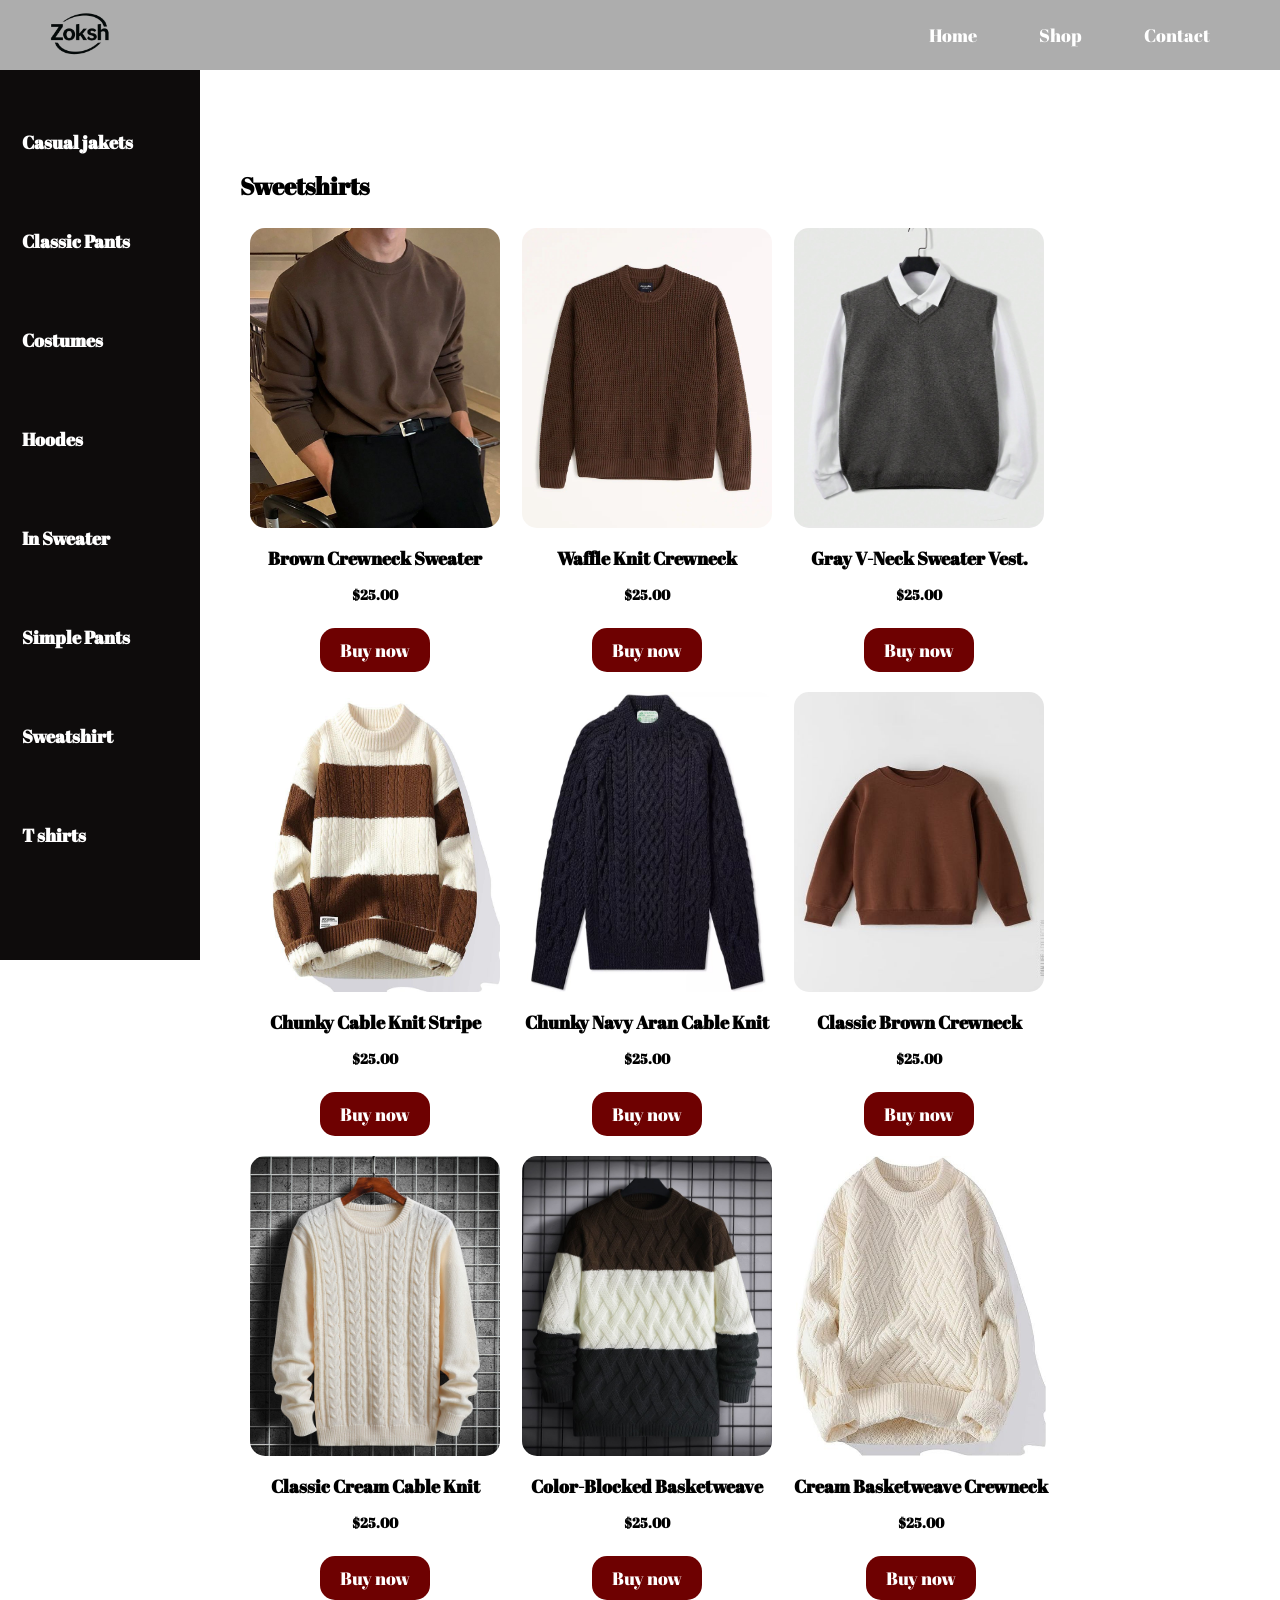
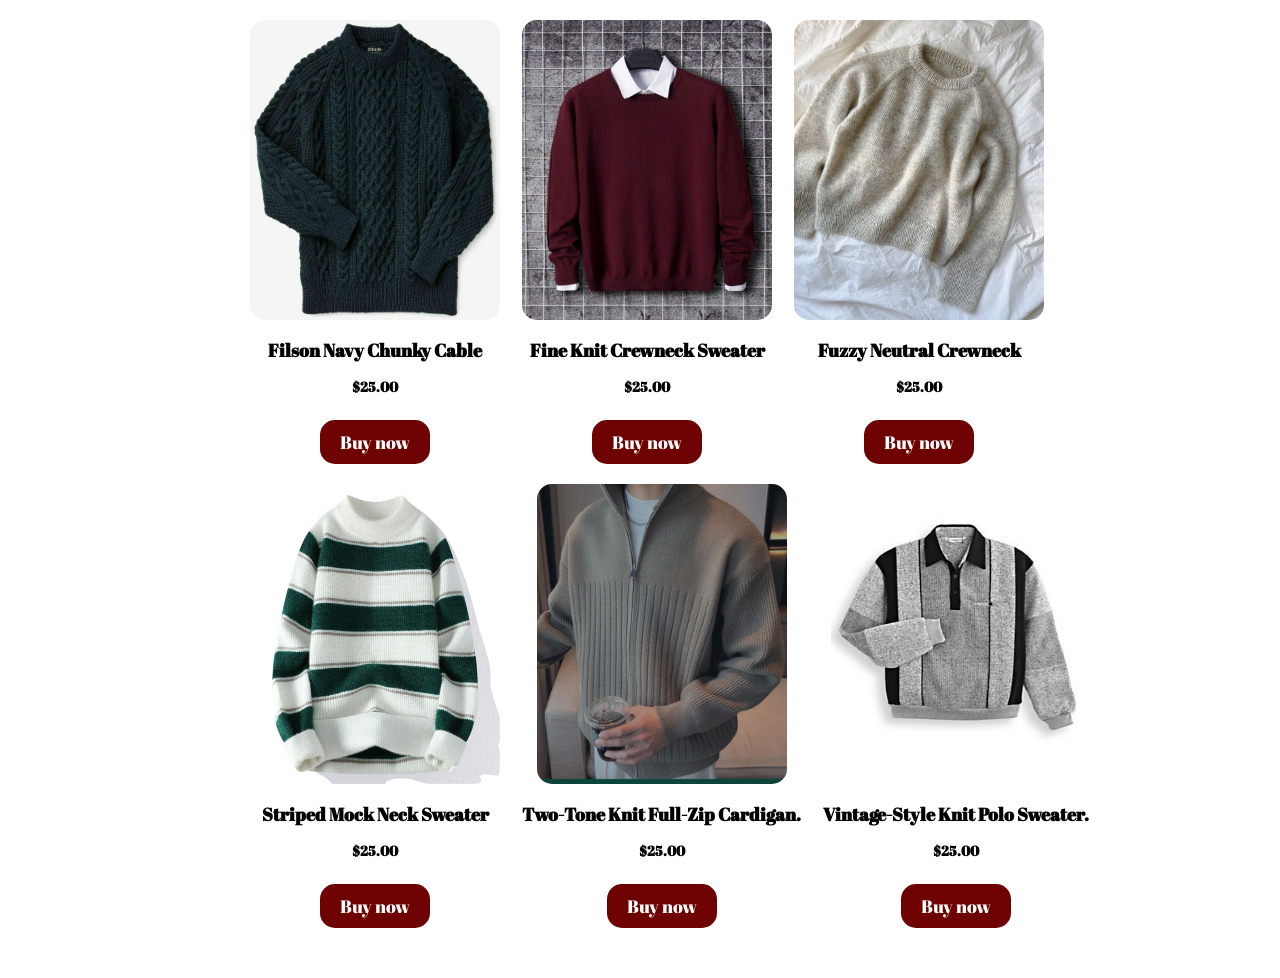
<file: sweatshirts_section.html>
<!DOCTYPE html>
<head>
    <link rel="preconnect" href="https://fonts.googleapis.com">
<link rel="preconnect" href="https://fonts.gstatic.com" crossorigin>
<link href="https://fonts.googleapis.com/css2?family=PT+Serif:ital,wght@0,400;0,700;1,400;1,700&display=swap" rel="stylesheet">
    <meta charset="UTF-8">
    <meta name="viewport" content="width=device-width, initial-scale=1.0">
    <title>Zoksh Store  </title>
    <!--styleeeeeeeeeeeeeeeees-->
<link rel="stylesheet" href="style.css">
    <!--End styleeeeeeeeeeeeeeeees-->
</head>
<!--header  -->>
<link rel="preconnect" href="https://fonts.googleapis.com">
<link rel="preconnect" href="https://fonts.gstatic.com" crossorigin>
<link href="https://fonts.googleapis.com/css2?family=Abril+Fatface&family=BBH+Sans+Hegarty&family=Courgette&family=Playpen+Sans+Thai:wght@100..800&display=swap" rel="stylesheet">
  <div id="main-face">
<div class="header ">
       <a href="index.html"><img src="images for shop/logo/WhatsApp_Image_2025-11-14_at_16.08.50.png "
       link scr="landing-page-image" href="index.html"width="80";height="90"></a>
    <div class ="links-header">
        <a href="index.html"> Home</a>
        <a href="webpage2-shop.html"> Shop</a>
        <a href="https://wa.me/01224397118" target="_blank"> Contact</a>
        
    </div>
</div>
<body>
  
<!---aside list part-->>

  <div class="aside_list_main">

     <aside class="aside-list">
        <a href="casual_ jakets_section.html" id="aside_unit"><h2>Casual jakets</h2></a>
      <a href="classic_pants_section.html"id="aside_unit" >  <h2>Classic Pants</h2></a>
       <a href="costumes_section.html"id="aside_unit" ><h2>Costumes</h2></a> 
       <a href="hoodes_section.html" id="aside_unit"> <h2>Hoodes</h2></a>
       <a href="insweater_section.html"id="aside_unit" > <h2>In Sweater</h2></a>
        <a href="simple_pants_section.html" id="aside_unit"><h2>Simple Pants</h2></a>
        <a href="sweatshirts_section.html" id="aside_unit"><h2>Sweatshirt</h2></a>
       
       <a href="shirts_section.html" id="aside_unit"><h2>T shirts</h2></a>
    </aside>
  </div>
<div class="shop_elements" >

<h1 id="product_class">Sweetshirts</h1>
<a href="https://wa.me/+1224397118"  id="buy-section">
<div class="Sweetshirts">
<div class="product-card-shop">
        <img src="images for shop/sweetshirts/Brown Crewneck Sweater with Black Trousers.jpg" width="250" height="300" id="shop_photo_elements">
        <h2>Brown Crewneck Sweater</h2>
            <h3>$25.00</h3>
        <button class="btn">Buy now</button>     
</div> 
<div class="product-card-shop">
        <img src="images for shop/sweetshirts/Brown Waffle Knit Crewneck Sweater.jpg" width="250" height="300" id="shop_photo_elements">
        <h2>Waffle Knit Crewneck</h2>
            <h3>$25.00</h3>
        <button class="btn">Buy now</button>     
</div> 
<div class="product-card-shop">
        <img src="images for shop/sweetshirts/Charcoal Gray V-Neck Sweater Vest.jpg" width="250" height="300" id="shop_photo_elements">
        <h2>Gray V-Neck Sweater Vest.</h2>
            <h3>$25.00</h3>
        <button class="btn">Buy now</button>     
</div> 
<div class="product-card-shop">
        <img src="images for shop/sweetshirts/Chunky Cable Knit Stripe Sweater.jpg" width="250" height="300" id="shop_photo_elements">
        <h2>Chunky Cable Knit Stripe</h2>
            <h3>$25.00</h3>
        <button class="btn">Buy now</button>     
</div> 
<div class="product-card-shop">
        <img src="images for shop/sweetshirts/Chunky Navy Aran Cable Knit Sweater.jpg" width="250" height="300" id="shop_photo_elements">
        <h2>Chunky Navy Aran Cable Knit</h2>
            <h3>$25.00</h3>
        <button class="btn">Buy now</button>     
</div> 
<div class="product-card-shop">
        <img src="images for shop/sweetshirts/Classic Brown Crewneck Sweatshirt.jpg" width="250" height="300" id="shop_photo_elements">
        <h2>Classic Brown Crewneck </h2>
            <h3>$25.00</h3>
        <button class="btn">Buy now</button>     
</div> 
<div class="product-card-shop">
        <img src="images for shop/sweetshirts/Classic Cream Cable Knit Crewneck Sweater.jpg" width="250" height="300" id="shop_photo_elements">
        <h2>Classic Cream Cable Knit</h2>
            <h3>$25.00</h3>
        <button class="btn">Buy now</button>     
</div> 
<div class="product-card-shop">
        <img src="images for shop/sweetshirts/Color-Blocked Basketweave Knit Sweater.jpg" width="250" height="300" id="shop_photo_elements">
        <h2>Color-Blocked Basketweave</h2>
            <h3>$25.00</h3>
        <button class="btn">Buy now</button>     
</div> 
<div class="product-card-shop">
        <img src="images for shop/sweetshirts/Cream Basketweave Crewneck Sweater.jpg" width="250" height="300" id="shop_photo_elements">
        <h2>Cream Basketweave Crewneck </h2>
            <h3>$25.00</h3>
        <button class="btn">Buy now</button>     
</div> 
<div class="product-card-shop">
        <img src="images for shop/sweetshirts/Filson Navy Chunky Cable Knit Sweater.jpg" width="250" height="300" id="shop_photo_elements">
        <h2>Filson Navy Chunky Cable</h2>
            <h3>$25.00</h3>
        <button class="btn">Buy now</button>     
</div> 
<div class="product-card-shop">
        <img src="images for shop/sweetshirts/Fine Knit Crewneck Sweater (Layered).jpg" width="250" height="300" id="shop_photo_elements">
        <h2>Fine Knit Crewneck Sweater</h2>
            <h3>$25.00</h3>
        <button class="btn">Buy now</button>     
</div> 
<div class="product-card-shop">
        <img src="images for shop/sweetshirts/Fuzzy Neutral Crewneck Sweater.jpg" width="250" height="300" id="shop_photo_elements">
        <h2>Fuzzy Neutral Crewneck </h2>
            <h3>$25.00</h3>
        <button class="btn">Buy now</button>     
</div> 
<div class="product-card-shop">
        <img src="images for shop/sweetshirts/Striped Mock Neck Sweater.jpg" width="250" height="300" id="shop_photo_elements">
        <h2>Striped Mock Neck Sweater</h2>
            <h3>$25.00</h3>
        <button class="btn">Buy now</button>     
</div> 
<div class="product-card-shop">
        <img src="images for shop/sweetshirts/Two-Tone Knit Full-Zip Cardigan.jpg" width="250" height="300" id="shop_photo_elements">
        <h2>Two-Tone Knit Full-Zip Cardigan.</h2>
            <h3>$25.00</h3>
        <button class="btn">Buy now</button>     
</div> 
<div class="product-card-shop">
        <img src="images for shop/sweetshirts/Vintage-Style Knit Polo Sweater.jpg" width="250" height="300" id="shop_photo_elements">
        <h2>Vintage-Style Knit Polo Sweater.</h2>
            <h3>$25.00</h3>
        <button class="btn">Buy now</button>        
</div> 
</div>
</div>
</a>
</file>
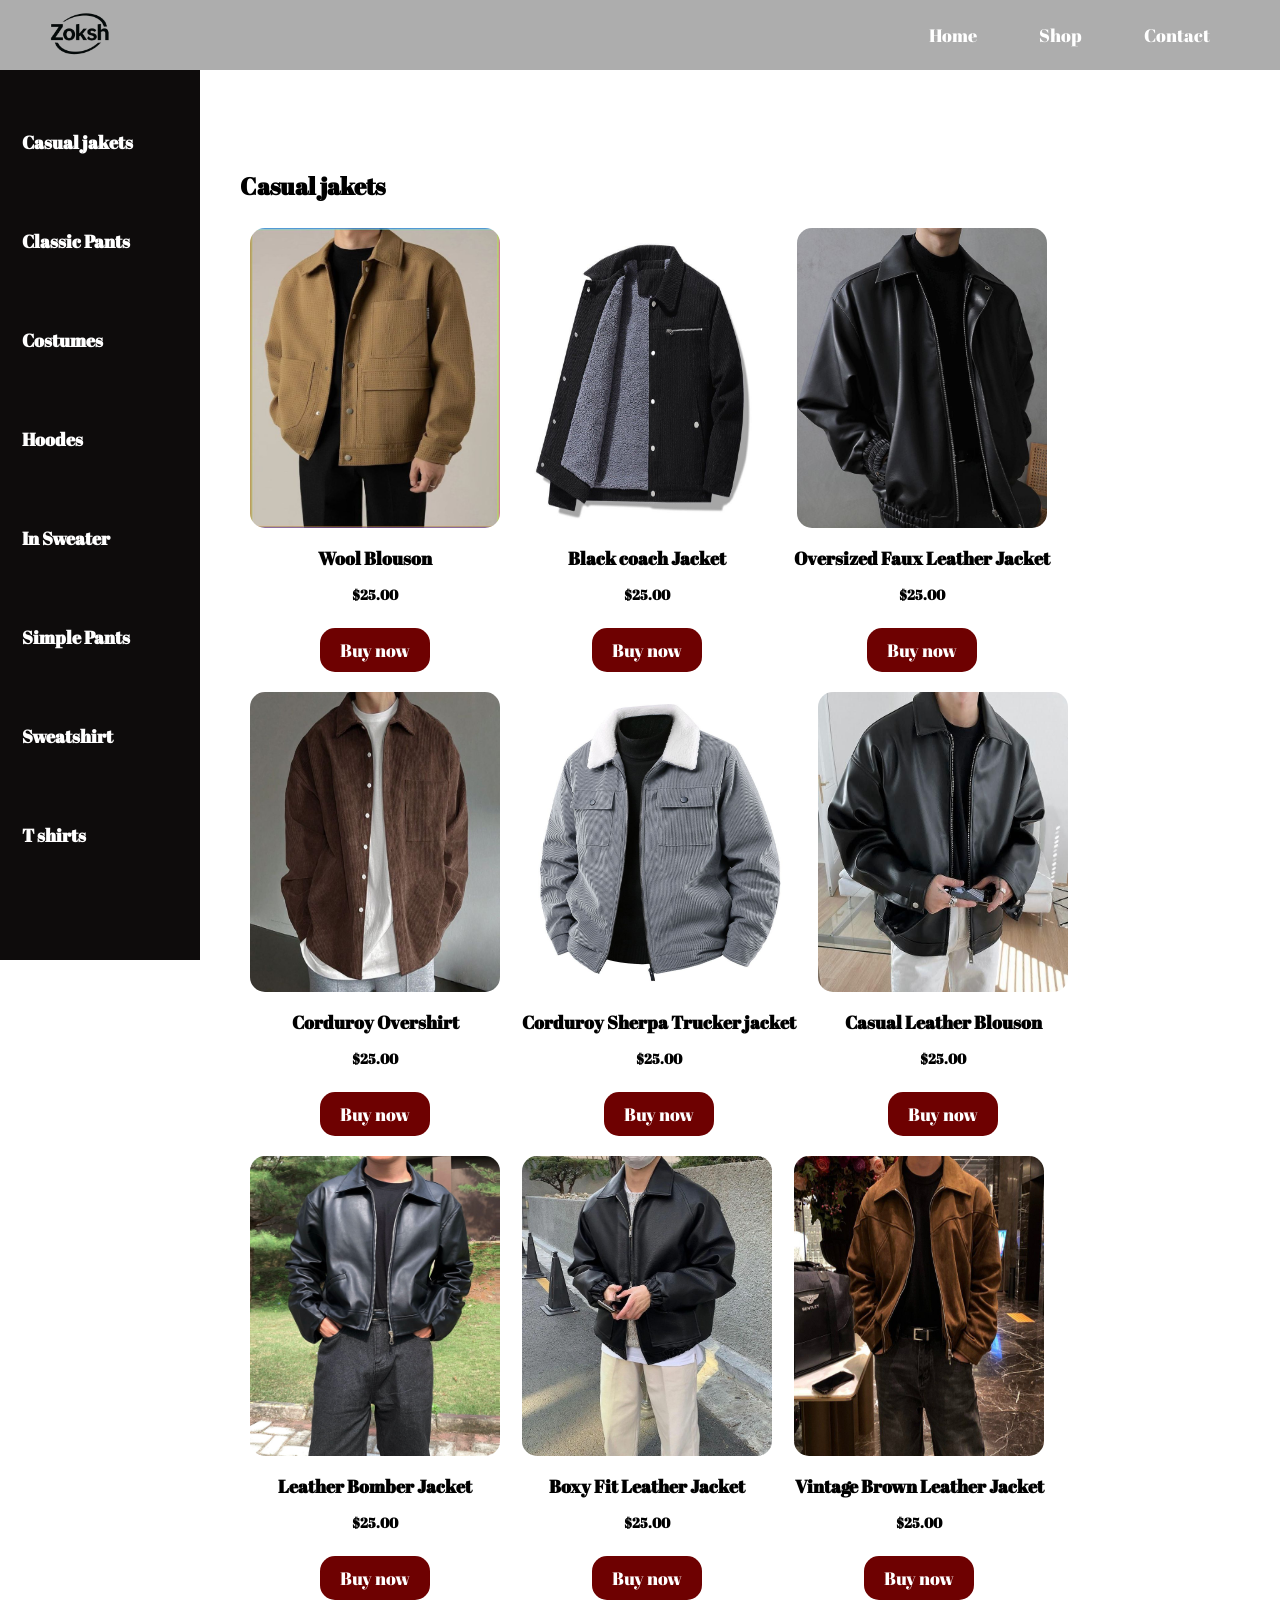
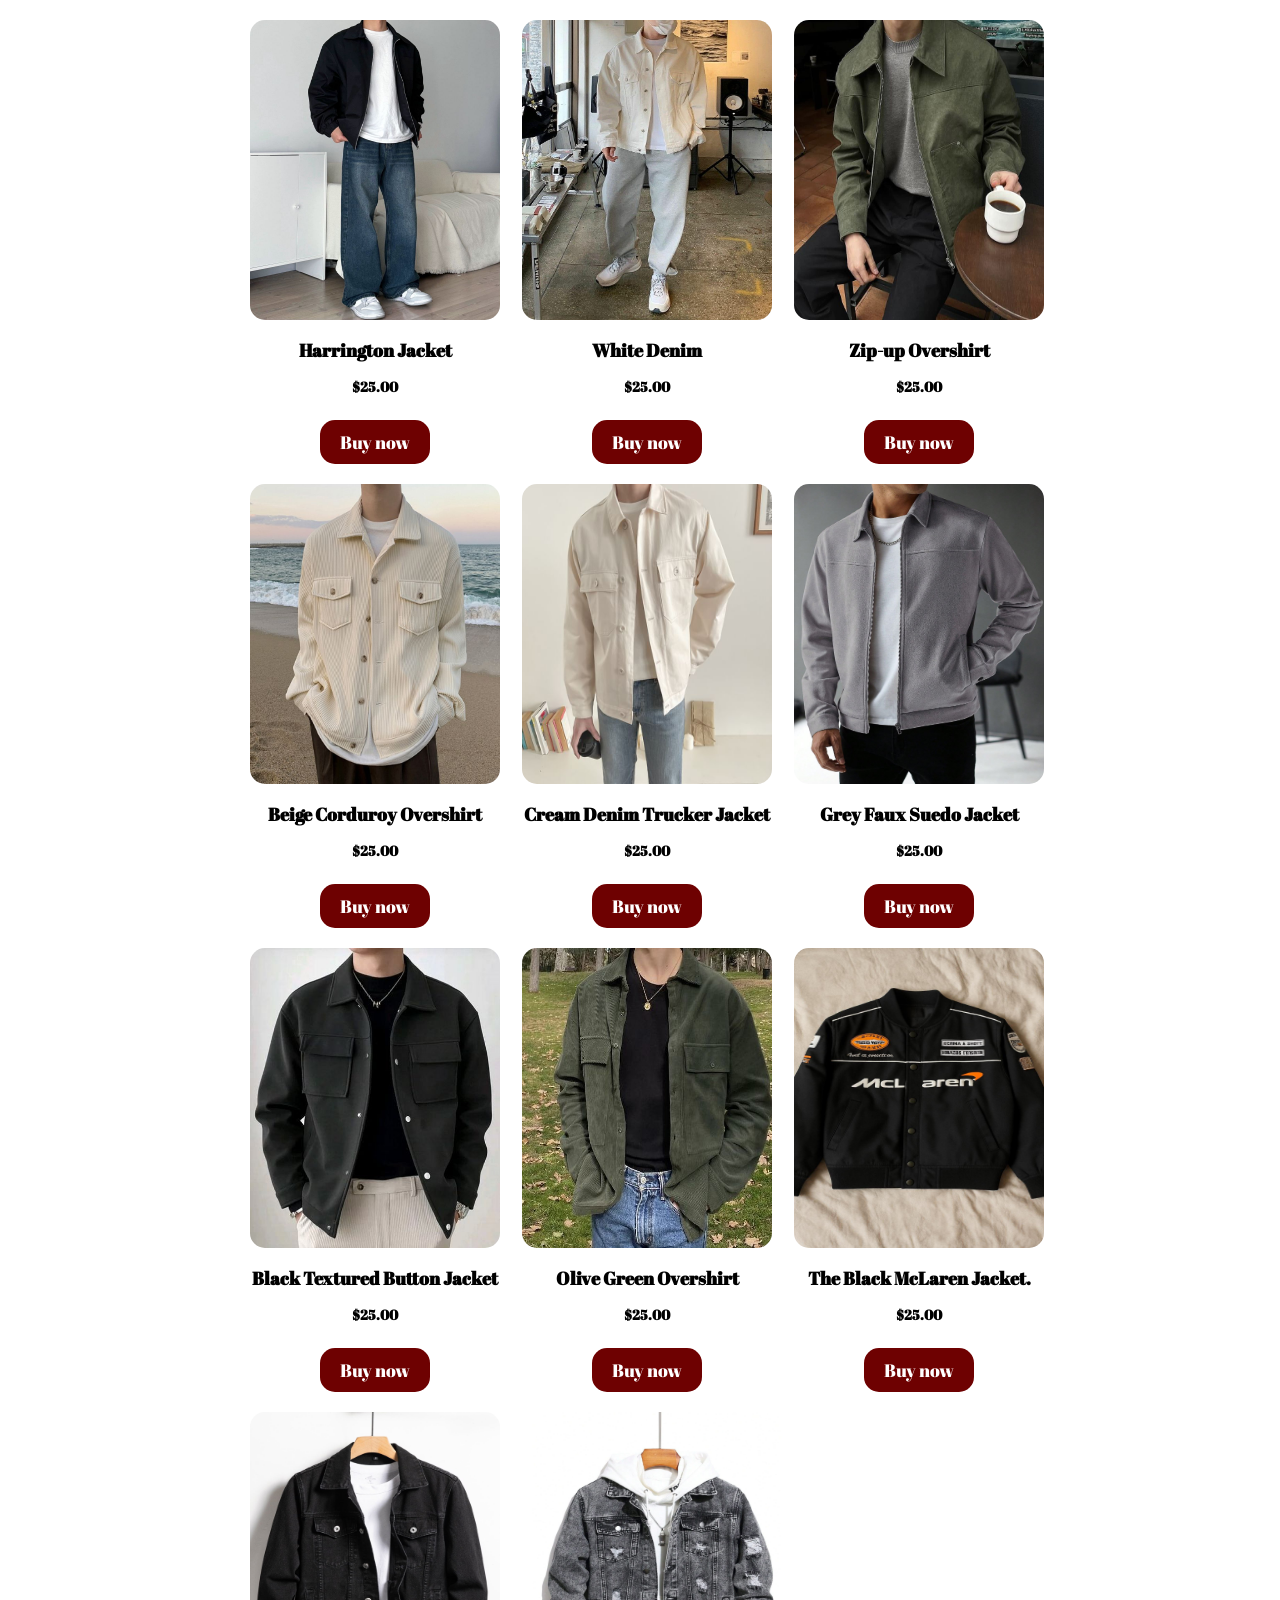
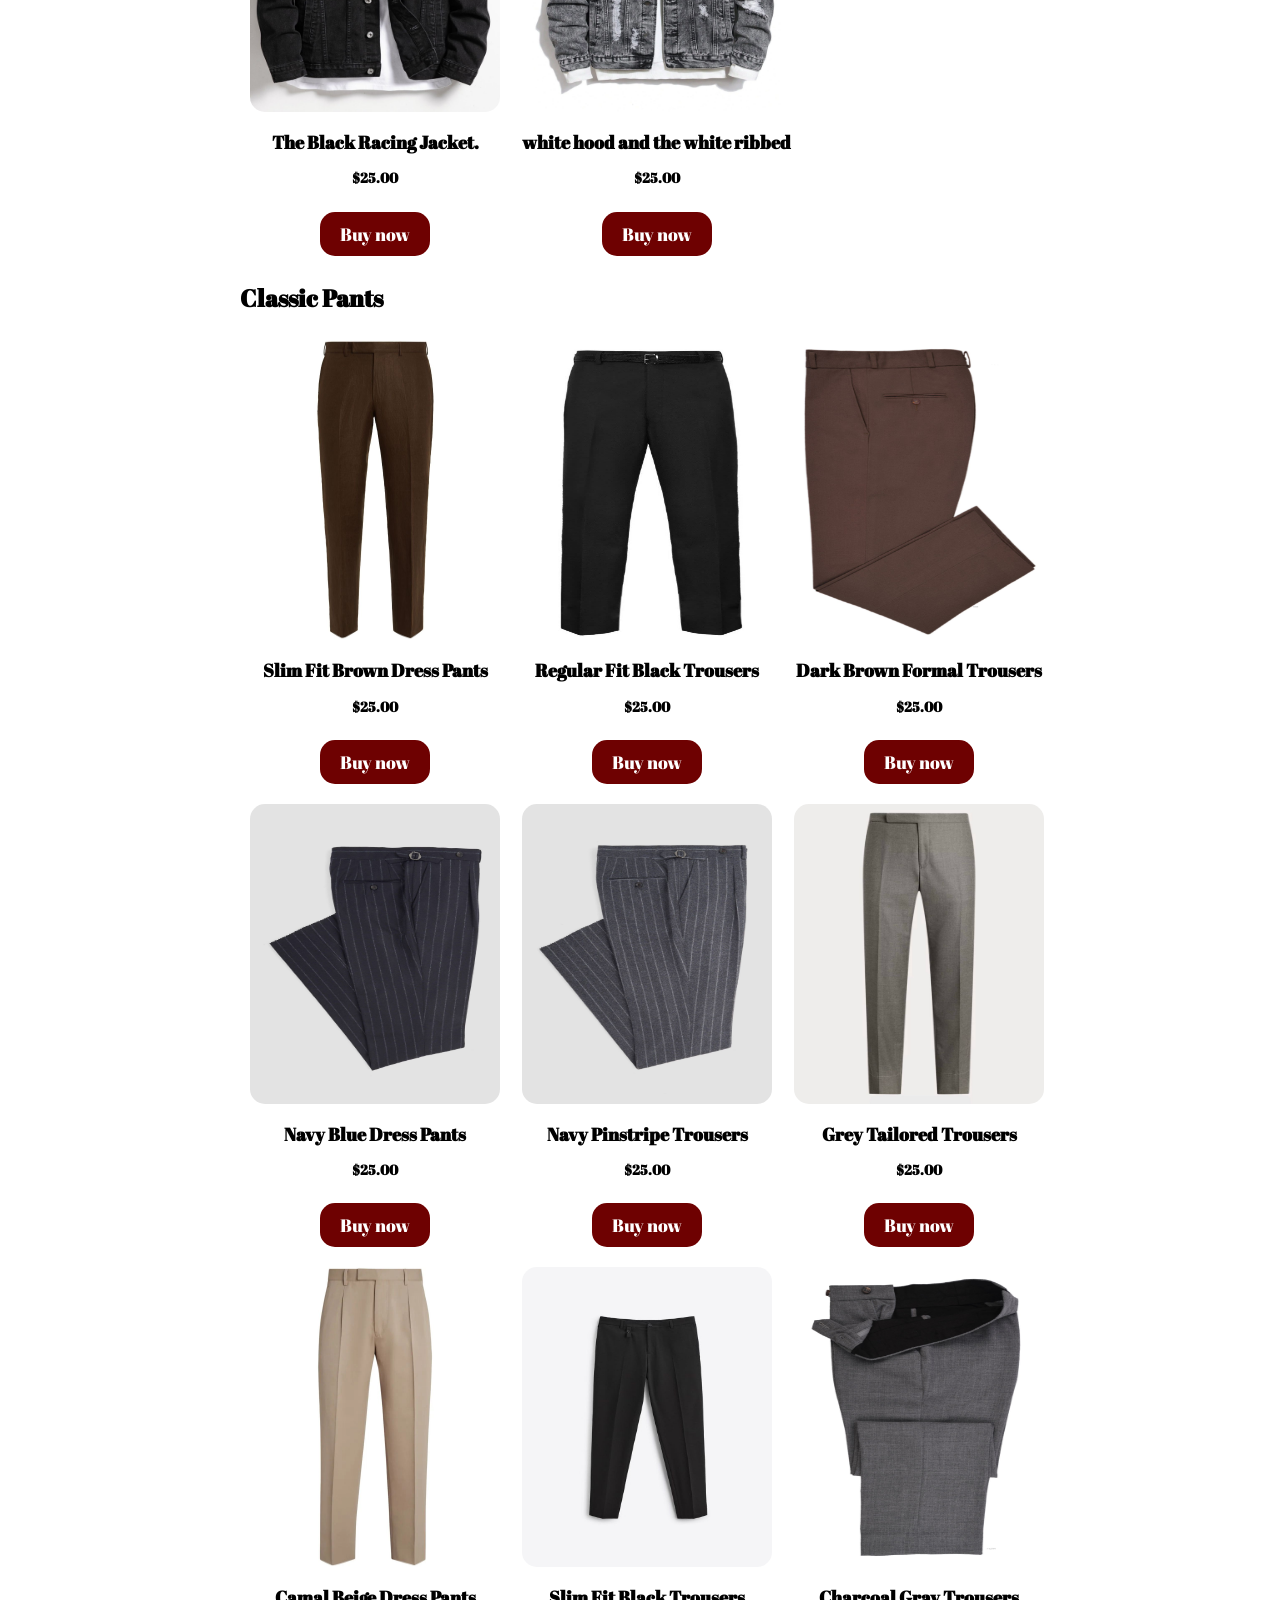
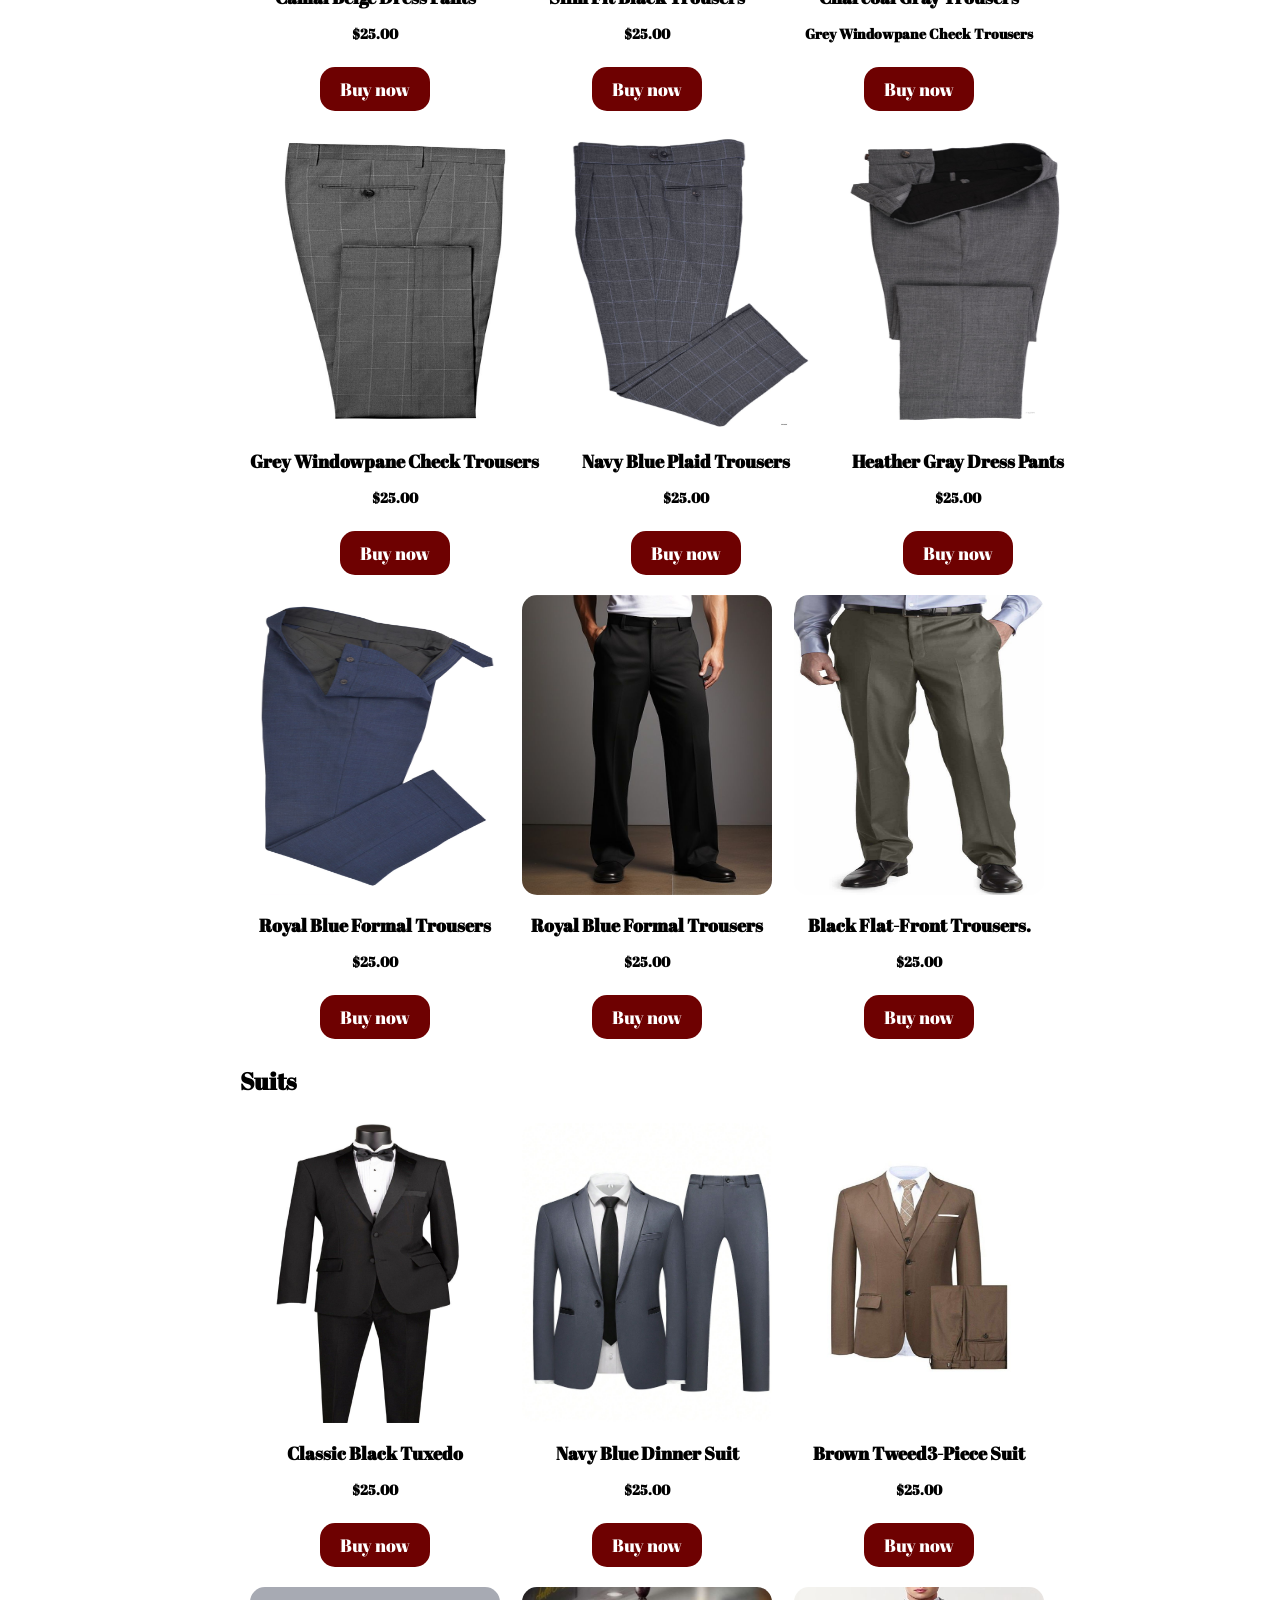
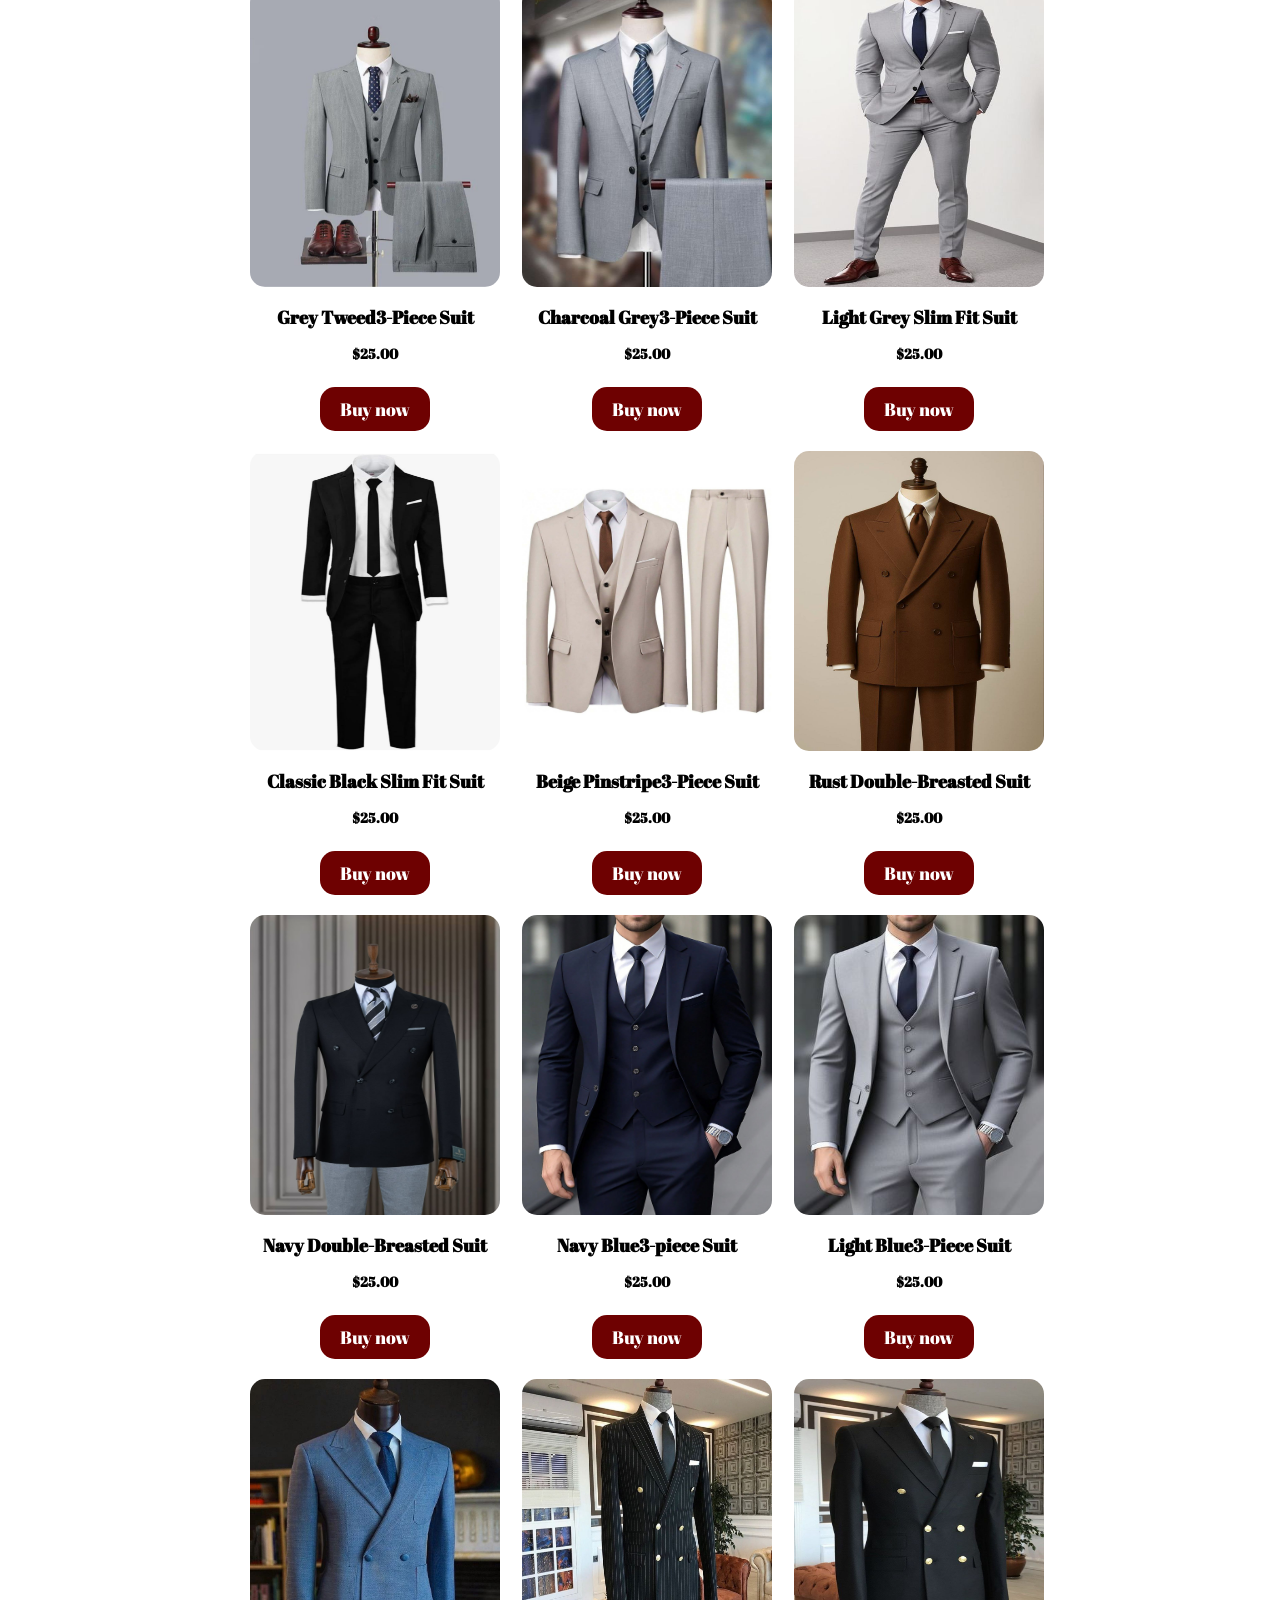
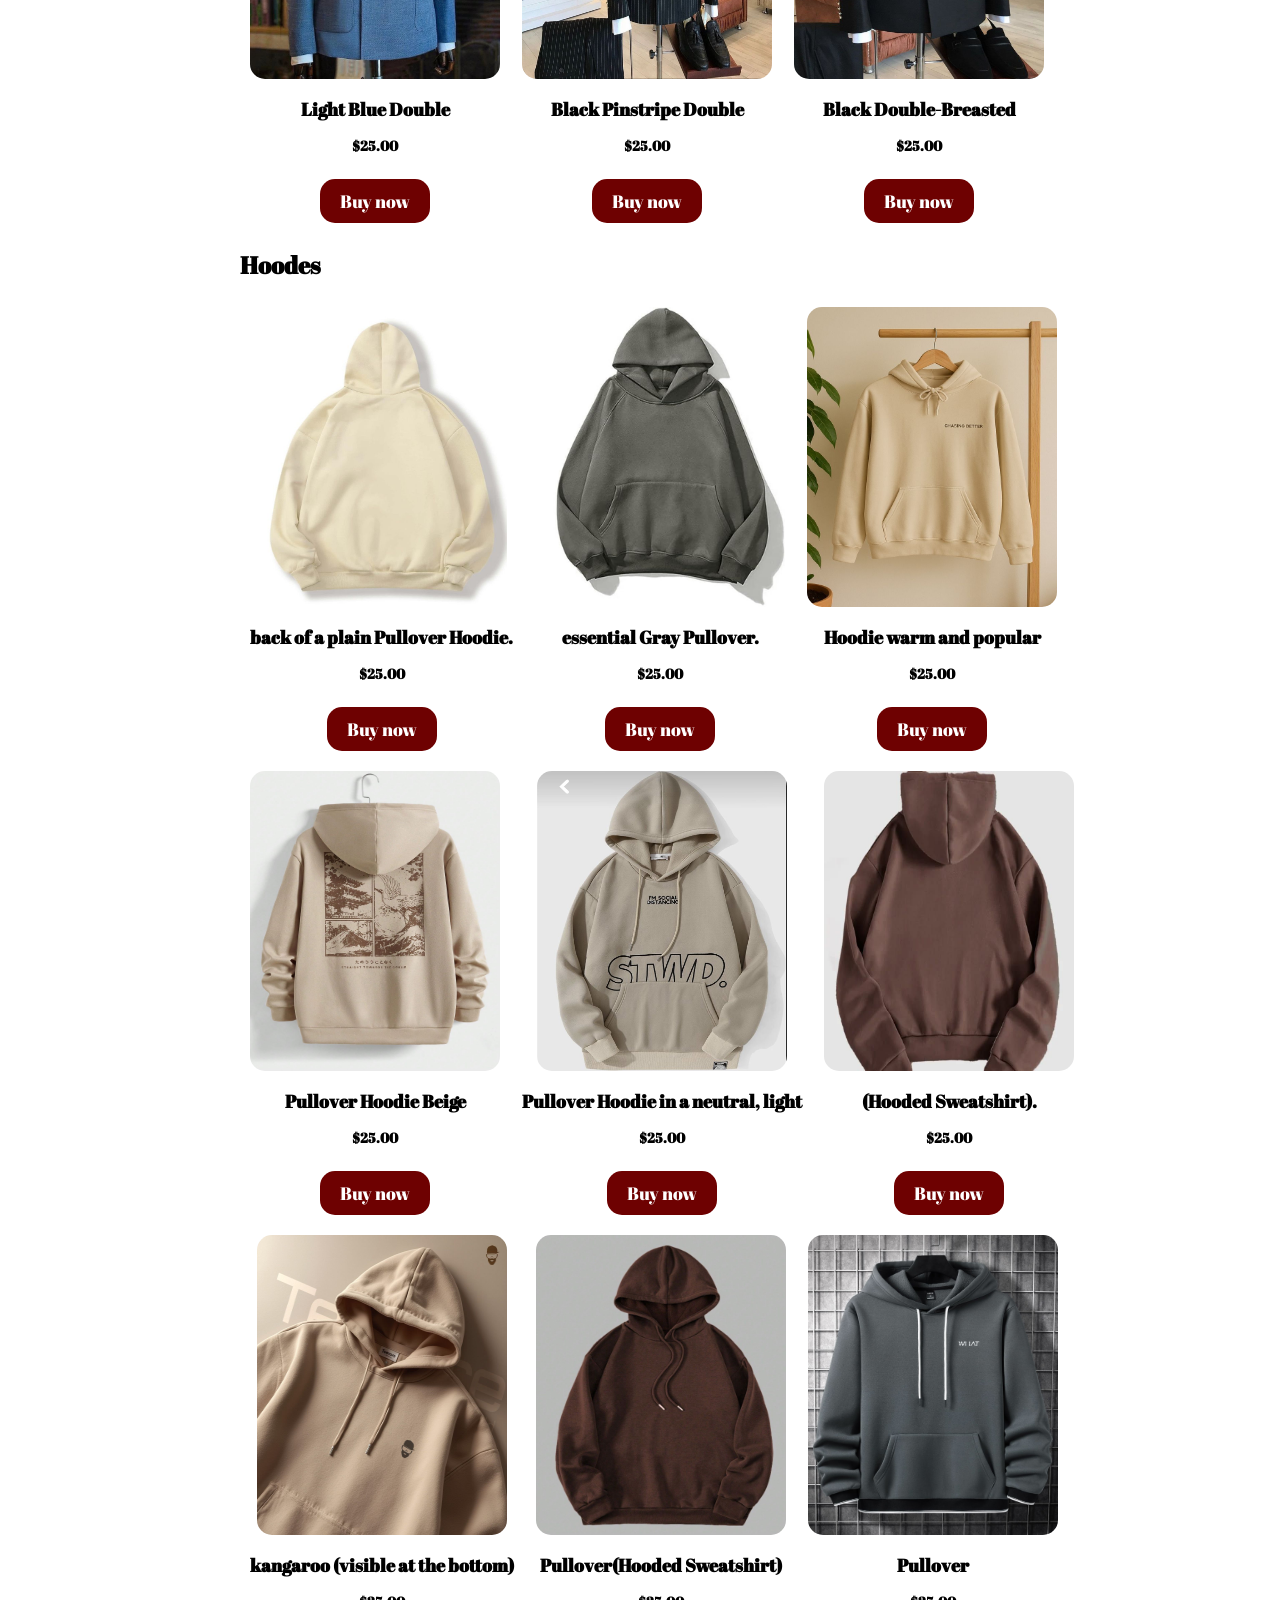
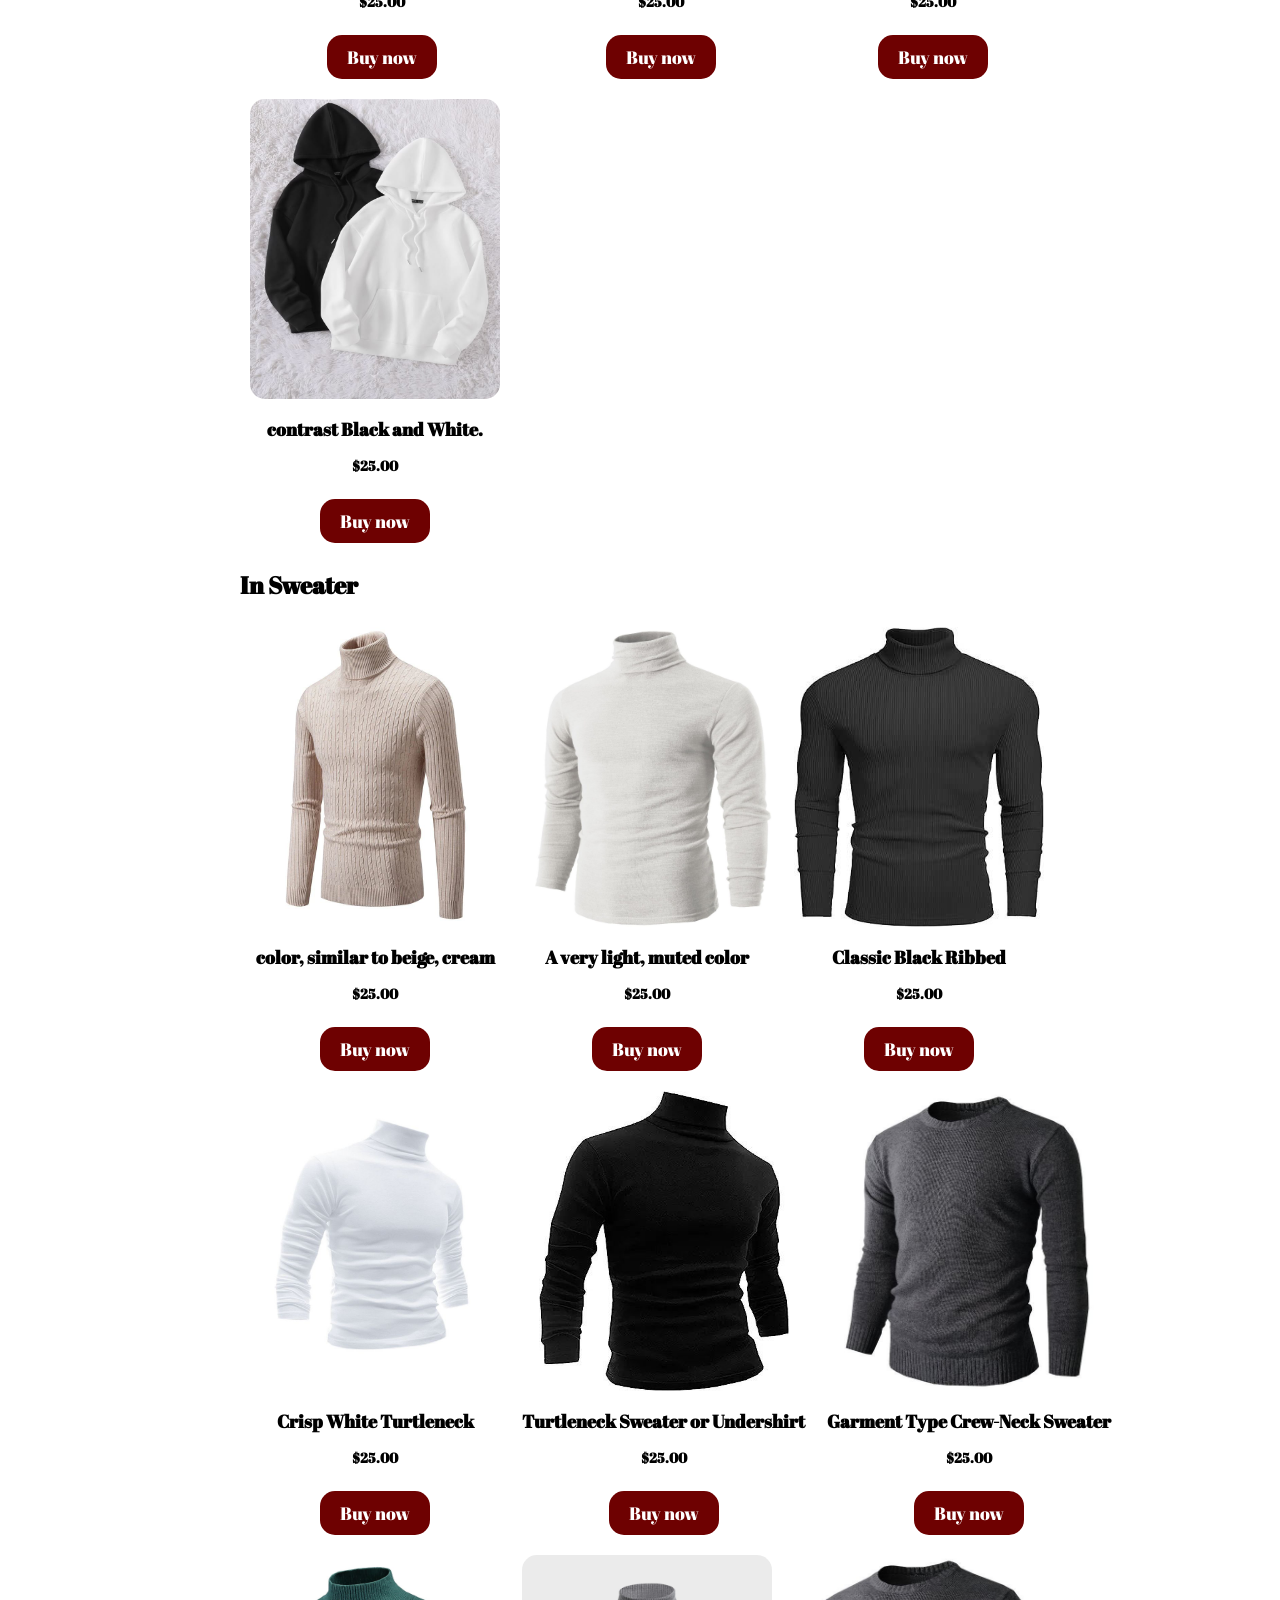
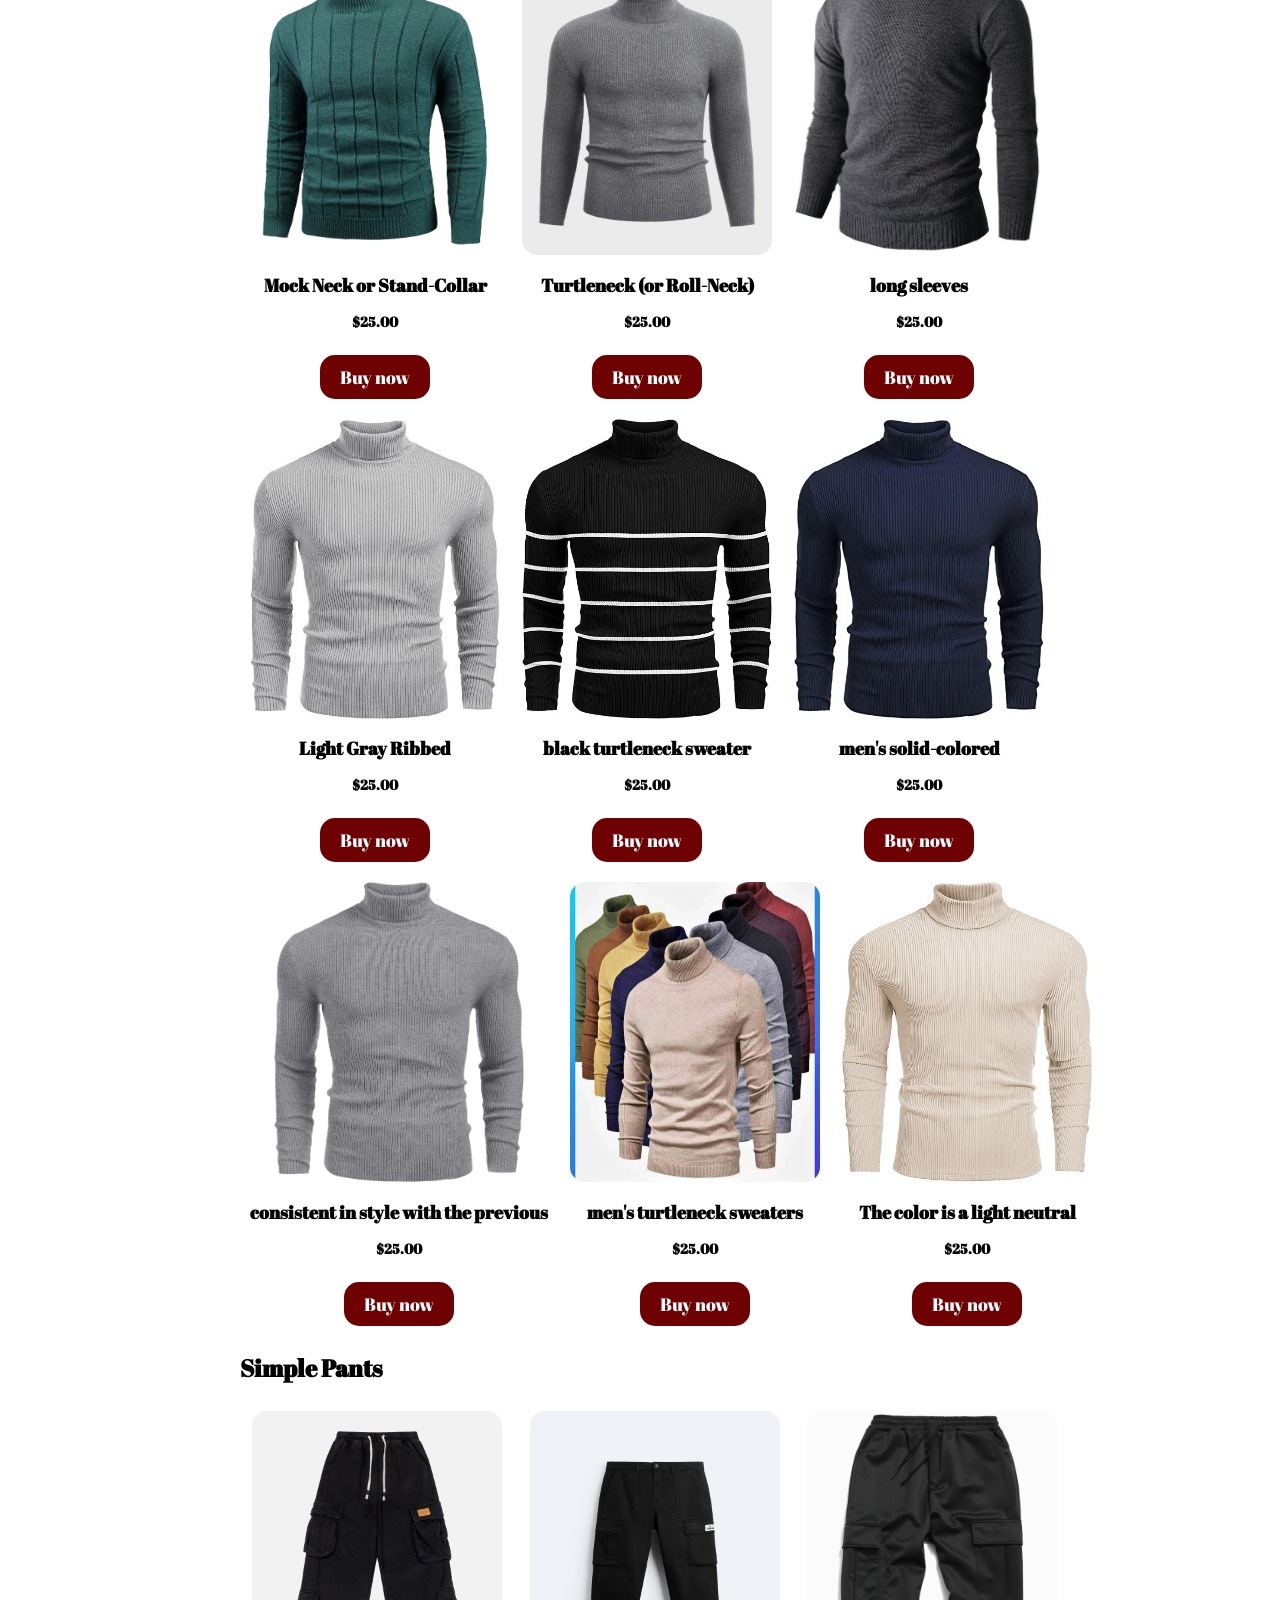
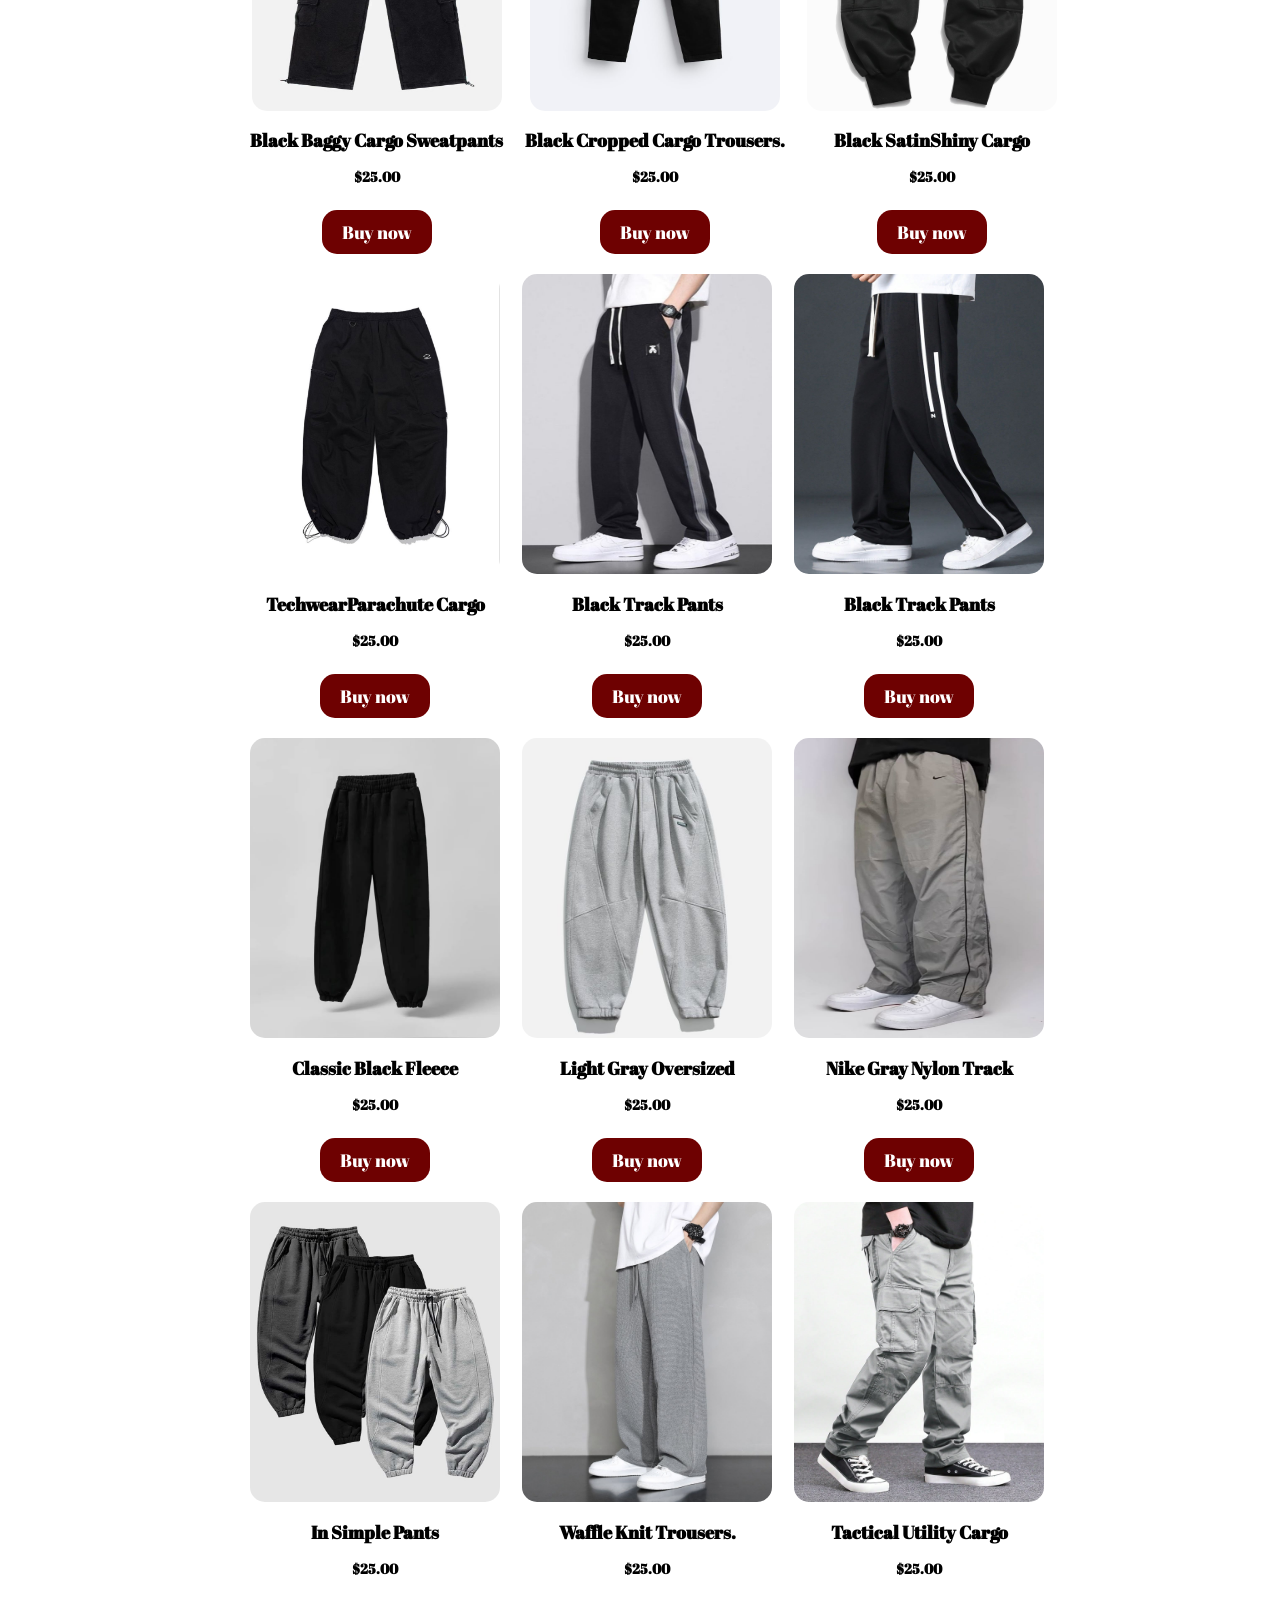
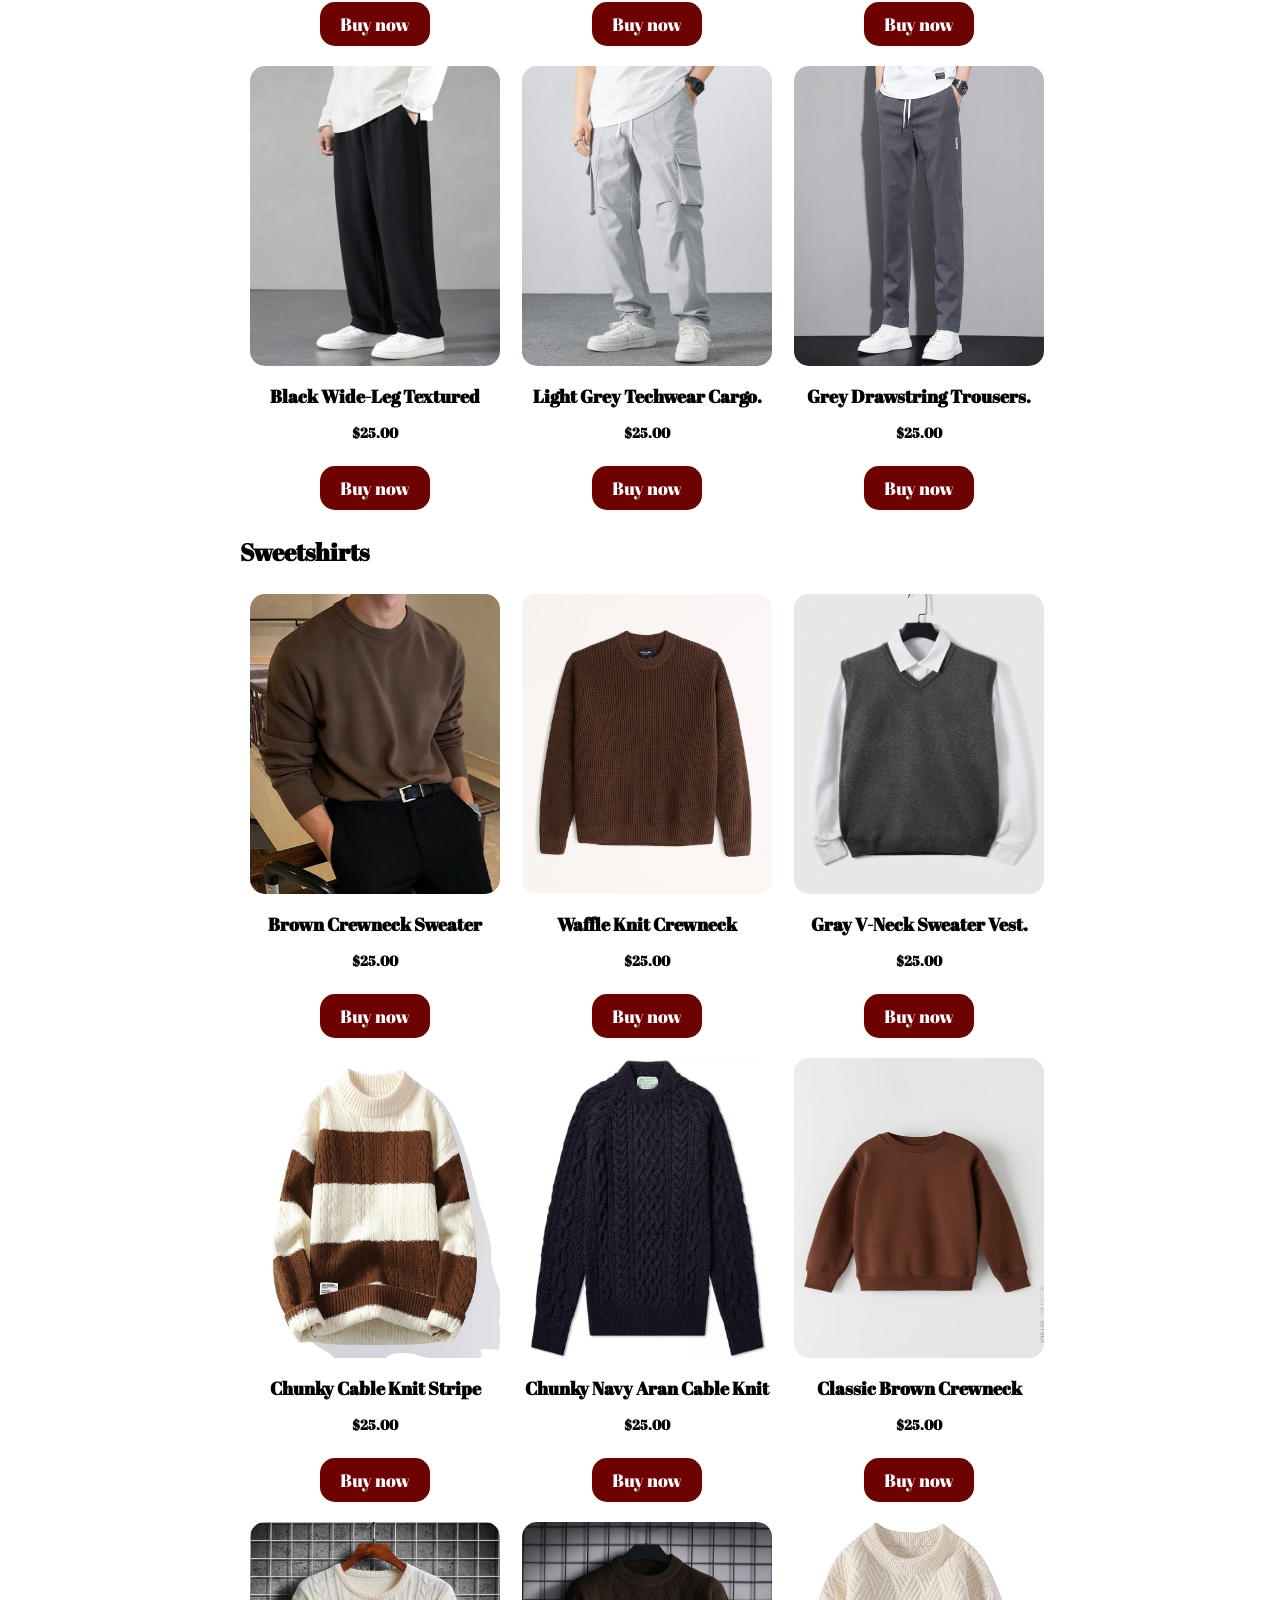
<file: webpage2-shop.html>
<!DOCTYPE html>
<head>
    <link rel="preconnect" href="https://fonts.googleapis.com">
<link rel="preconnect" href="https://fonts.gstatic.com" crossorigin>
<link href="https://fonts.googleapis.com/css2?family=PT+Serif:ital,wght@0,400;0,700;1,400;1,700&display=swap" rel="stylesheet">
    <meta charset="UTF-8">
    <meta name="viewport" content="width=device-width, initial-scale=1.0">
    <title>Zoksh Store  </title>
    <!--styleeeeeeeeeeeeeeeees-->
<link rel="stylesheet" href="style.css">
    <!--End styleeeeeeeeeeeeeeeees-->
</head>
<!--header  -->>
<link rel="preconnect" href="https://fonts.googleapis.com">
<link rel="preconnect" href="https://fonts.gstatic.com" crossorigin>
<link href="https://fonts.googleapis.com/css2?family=Abril+Fatface&family=BBH+Sans+Hegarty&family=Courgette&family=Playpen+Sans+Thai:wght@100..800&display=swap" rel="stylesheet">

  <div id="main-face">
<div class="header ">
       <a href="index.html"><img src="images for shop/logo/WhatsApp_Image_2025-11-14_at_16.08.50.png "
       link scr="landing-page-image" href="index.html"width="80";height="90"></a>
    <div class ="links-header">
        <a href="index.html"> Home</a>
        <a href="webpage2-shop.html"> Shop</a>
        <a href="https://wa.me/01224397118" target="_blank"> Contact</a>
        
    </div>
</div>
<body>
  
<!---aside list part-->>

  <div class="aside_list_main">

     <aside class="aside-list">
        <a href="casual_ jakets_section.html" id="aside_unit"><h2>Casual jakets</h2></a>
      <a href="classic_pants_section.html"id="aside_unit" >  <h2>Classic Pants</h2></a>
       <a href="costumes_section.html"id="aside_unit" ><h2>Costumes</h2></a> 
       <a href="hoodes_section.html" id="aside_unit"> <h2>Hoodes</h2></a>
       <a href="insweater_section.html"id="aside_unit" > <h2>In Sweater</h2></a>
        <a href="simple_pants_section.html" id="aside_unit"><h2>Simple Pants</h2></a>
        <a href="sweatshirts_section.html" id="aside_unit"><h2>Sweatshirt</h2></a>
       
       <a href="shirts_section.html" id="aside_unit"><h2>T shirts</h2></a>
    </aside>
  </div>





<div class="shop_elements" >
    <div class="Casual_Jakets">
        <h1 id="product_class">Casual jakets</h1>
  <a href="https://wa.me/+1224397118"  id="buy-section">
    <div class="product-card-shop">
        <img src="images for shop/casual jakets/Garment Type A jacket that functions like an overshirt, CPO jacket, or a modern workwear-style jacket..jpg" width="250" height="300" id="shop_photo_elements">
        <h2>Wool Blouson </h2>
            <h3>$25.00</h3>
        <button class="btn">Buy now</button>
    </div>
    <div class="product-card-shop">
        <img src="images for shop/casual jakets/Black Corduroy Jacket with a ShearlingFleece Lining..jpg" width="250" height="300" id="shop_photo_elements">
        <h2>Black coach Jacket</h2>
            <h3>$25.00</h3>
        <button class="btn">Buy now</button>
    </div>
    <div class="product-card-shop">
        <img src="images for shop/casual jakets/Garment Type Jacket, typically called a Bomber or Blouson due to the gathered waist..jpg" width="250" height="300" id="shop_photo_elements">
        <h2>Oversized Faux Leather Jacket</h2>
            <h3>$25.00</h3>
        <button class="btn">Buy now</button>
    </div>
    <div class="product-card-shop">
        <img src="images for shop/casual jakets/Garment Type Overshirt or Shacket (Shirt-Jacket). It is worn layered like a light jacket..jpg" width="250" height="300" id="shop_photo_elements">
        <h2>Corduroy Overshirt</h2>
            <h3>$25.00</h3>
        <button class="btn">Buy now</button>
    </div>
    <div class="product-card-shop">
        <img src="images for shop/casual jakets/Garment Type Trucker Jacket or Workwear Jacket..jpg" width="250" height="300" id="shop_photo_elements">
        <h2>Corduroy Sherpa Trucker jacket</h2>
            <h3>$25.00</h3>
        <button class="btn">Buy now</button>
    </div>
    <div class="product-card-shop">
        <img src="images for shop/casual jakets/Jacket A Black Faux Leather Blouson Jacket (or BomberHarrington style)..jpg" width="250" height="300" id="shop_photo_elements">
        <h2>Casual Leather Blouson</h2>
            <h3>$25.00</h3>
        <button class="btn">Buy now</button>
    </div>
    <div class="product-card-shop">
        <img src="images for shop/casual jakets/Jacket A Black Faux Leather Blouson Jacket (sometimes called a Cuban Collar or Workwear Leather Jacket)..jpg" width="250" height="300" id="shop_photo_elements">
        <h2>Leather Bomber Jacket</h2>
            <h3>$25.00</h3>
        <button class="btn">Buy now</button>
    </div>
    <div class="product-card-shop">
        <img src="images for shop/casual jakets/Jacket A Black Faux Leather Blouson or Bomber Jacket..jpg" width="250" height="300" id="shop_photo_elements">
        <h2>Boxy Fit Leather Jacket</h2>
            <h3>$25.00</h3>
        <button class="btn">Buy now</button>
    </div>
   
    <div class="product-card-shop">
        <img src="images for shop/casual jakets/Jacket A Brown Faux Suede Blouson Jacket (or BomberTrucker style)..jpg" width="250" height="300" id="shop_photo_elements">
        <h2>Vintage Brown Leather Jacket</h2>
            <h3>$25.00</h3>
        <button class="btn">Buy now</button>
    </div>
    <div class="product-card-shop">
        <img src="images for shop/casual jakets/Jacket A lightweight Black Blouson Jacket (or Harrington-style jacket)..jpg" width="250" height="300" id="shop_photo_elements">
        <h2>Harrington Jacket</h2>
            <h3>$25.00</h3>
        <button class="btn">Buy now</button>
    </div>
    <div class="product-card-shop">
        <img src="images for shop/casual jakets/Jacket A White or Off-White Denim Trucker Jacket..jpg" width="250" height="300" id="shop_photo_elements">
        <h2>White Denim</h2>
            <h3>$25.00</h3>
        <button class="btn">Buy now</button>
    </div>
   
    <div class="product-card-shop">
        <img src="images for shop/casual jakets/Jacket Type A lightweight jacket that fits the Blouson or modern WorkwearTrucker Jacket silhouette..jpg" width="250" height="300" id="shop_photo_elements">
        <h2>Zip-up Overshirt</h2>
            <h3>$25.00</h3>
        <button class="btn">Buy now</button>
    </div>
    <div class="product-card-shop">
        <img src="images for shop/casual jakets/JacketOvershirt A Cream or Off-White Wide-Wale Corduroy Overshirt (or Shacket)..jpg" width="250" height="300" id="shop_photo_elements">
        <h2>Beige Corduroy Overshirt</h2>
            <h3>$25.00</h3>
        <button class="btn">Buy now</button>
    </div>
    <div class="product-card-shop">
        <img src="images for shop/casual jakets/JacketOvershirt A Cream, Ivory, or Off-White Overshirt (often called a Shacket or utility jacket)..jpg" width="250" height="300" id="shop_photo_elements">
        <h2>Cream Denim Trucker Jacket</h2>
            <h3>$25.00</h3>
        <button class="btn">Buy now</button>
    </div>
    <div class="product-card-shop">
        <img src="images for shop/casual jakets/men's grey zip-up jacket, likely made from faux.jpg" width="250" height="300" id="shop_photo_elements">
        <h2>Grey Faux Suedo Jacket</h2>
            <h3>$25.00</h3>
        <button class="btn">Buy now</button>
    </div>
   
    <div class="product-card-shop">
        <img src="images for shop/casual jakets/JacketOvershirt A Dark Gray or Black Workwear-Style Overshirt or Trucker Jacket..jpg" width="250" height="300" id="shop_photo_elements">
        <h2>Black Textured Button Jacket</h2>
            <h3>$25.00</h3>
        <button class="btn">Buy now</button>
    </div>
    <div class="product-card-shop">
        <img src="images for shop/casual jakets/JacketOvershirt A Dark Olive Green or Forest Green Corduroy Overshirt (often called a Shacket, or Shirt-Jacket)..jpg" width="250" height="300" id="shop_photo_elements">
        <h2>Olive Green Overshirt</h2>
            <h3>$25.00</h3>
        <button class="btn">Buy now</button>
    </div>
    <div class="product-card-shop">
        <img src="images for shop/casual jakets/The Black McLaren Jacket.jpg" width="250" height="300" id="shop_photo_elements">
        <h2>The Black McLaren Jacket.</h2>
            <h3>$25.00</h3>
        <button class="btn">Buy now</button>
    </div>
    <div class="product-card-shop">
        <img src="images for shop/casual jakets/The Black Racing Jacket.jpg" width="250" height="300" id="shop_photo_elements">
        <h2>The Black Racing Jacket.</h2>
            <h3>$25.00</h3>
        <button class="btn">Buy now</button>
    </div>
    <div class="product-card-shop">
        <img src="images for shop/casual jakets/white hood and the white ribbed cuffs.jpg" width="250" height="300" id="shop_photo_elements">
        <h2>white hood and the white ribbed</h2>
            <h3>$25.00</h3>
        <button class="btn">Buy now</button>
    </div>
</a>








<h1 id="product_class">Classic Pants</h1>

<a href="https://wa.me/+1224397118"  id="buy-section">
<div class="class_pants">
<div class="product-card-shop">
        <img src="images for shop/classic pants/brown pants (formal)for customs.jpg" width="250" height="300" id="shop_photo_elements">
        <h2>Slim Fit Brown Dress Pants</h2>
            <h3>$25.00</h3>
        <button class="btn">Buy now</button>
</div>    
<div class="product-card-shop">
        <img src="images for shop/classic pants/Classy & Sophisticated (Best for BusinessFormalwear).jpg" width="250" height="300" id="shop_photo_elements">
        <h2>Regular Fit Black Trousers</h2>
            <h3>$25.00</h3>
        <button class="btn">Buy now</button>
</div>    
<div class="product-card-shop">
        <img src="images for shop/classic pants/Classy & Sophisticated (Best for High-End Tailoring).jpg" width="250" height="300" id="shop_photo_elements">
        <h2>Dark Brown Formal Trousers</h2>
            <h3>$25.00</h3>
        <button class="btn">Buy now</button>
</div>    
<div class="product-card-shop">
        <img src="images for shop/classic pants/Classy & Sophisticated (Best for LuxurySuiting Brands).jpg" width="250" height="300" id="shop_photo_elements">
        <h2>Navy Blue Dress Pants</h2>
            <h3>$25.00</h3>
        <button class="btn">Buy now</button>
</div>    
<div class="product-card-shop">
        <img src="images for shop/classic pants/Classy & Sophisticated (Best for LuxurySuiting).jpg" width="250" height="300" id="shop_photo_elements">
        <h2>Navy Pinstripe Trousers</h2>
            <h3>$25.00</h3>
        <button class="btn">Buy now</button>
</div>    
<div class="product-card-shop">
        <img src="images for shop/classic pants/Classy & Sophisticated (Best for Modern Luxury).jpg" width="250" height="300" id="shop_photo_elements">
        <h2>Grey Tailored Trousers</h2>
            <h3>$25.00</h3>
        <button class="btn">Buy now</button>
</div>    
<div class="product-card-shop">
        <img src="images for shop/classic pants/Classy & Sophisticated (Best for SartorialClassic Brands).jpg" width="250" height="300" id="shop_photo_elements">
        <h2>Camal Beige Dress Pants</h2>
            <h3>$25.00</h3>
        <button class="btn">Buy now</button>
</div>    
<div class="product-card-shop">
        <img src="images for shop/classic pants/Modern & Urban (Best for StreetwearSmart-Casual).jpg" width="250" height="300" id="shop_photo_elements">
        <h2>Slim Fit Black Trousers</h2>
            <h3>$25.00</h3>
        <button class="btn">Buy now</button>
</div>    
<div class="product-card-shop">
        <img src="images for shop/classic pants/The Modern Tailored Grey Trouser.jpg" width="250" height="300" id="shop_photo_elements">
        <h2>Charcoal Gray Trousers</h2>
            <h3>Grey Windowpane Check Trousers</h3>
        <button class="btn">Buy now</button>
</div>    
<div class="product-card-shop">
        <img src="images for shop/classic pants/The Charcoal & Blue Check (Side Adjusters).jpg" width="250" height="300" id="shop_photo_elements">
        <h2>Grey Windowpane Check Trousers</h2>
            <h3>$25.00</h3>
        <button class="btn">Buy now</button>
</div>    
<div class="product-card-shop">
        <img src="images for shop/classic pants/The Grey Windowpane Check (Belt Loops).jpg" width="250" height="300" id="shop_photo_elements">
        <h2>Navy Blue Plaid Trousers</h2>
            <h3>$25.00</h3>
        <button class="btn">Buy now</button>
</div>    
<div class="product-card-shop">
        <img src="images for shop/classic pants/The Modern Tailored Grey Trouser.jpg" width="250" height="300" id="shop_photo_elements">
        <h2>Heather Gray Dress Pants</h2>
            <h3>$25.00</h3>
        <button class="btn">Buy now</button>
</div>    
<div class="product-card-shop">
        <img src="images for shop/classic pants/The Royal Blue Sartorial Trouser.jpg" width="250" height="300" id="shop_photo_elements">
        <h2>Royal Blue Formal Trousers</h2>
            <h3>$25.00</h3>
        <button class="btn">Buy now</button>
</div>    
<div class="product-card-shop">
        <img src="images for shop/classic pants/Black Flat-Front Trousers.jpg" width="250" height="300" id="shop_photo_elements">
        <h2>Royal Blue Formal Trousers</h2>
            <h3>$25.00</h3>
        <button class="btn">Buy now</button>
</div>    
<div class="product-card-shop">
        <img src="images for shop/classic pants/The Black Flat-Front Trousers.jpg" width="250" height="300" id="shop_photo_elements">
        <h2>Black Flat-Front Trousers.</h2>
            <h3>$25.00</h3>
        <button class="btn">Buy now</button>
</div>    
</div>    
</div>  
</a>







 <h1 id="product_class">Suits</h1>
<a href="https://wa.me/+1224397118"  id="buy-section">
<div class="costumes">
    <div class="product-card-shop">
        <img src="images for shop/costumes/Black Tie dress code.jpg" width="250" height="300" id="shop_photo_elements">
        <h2>Classic Black Tuxedo</h2>
            <h3>$25.00</h3>
        <button class="btn">Buy now</button>
    </div>    
    <div class="product-card-shop">
        <img src="images for shop/costumes/Grey Slim-Fit Suit with Black Contrast Trim.jpg" width="250" height="300" id="shop_photo_elements">
        <h2>Navy Blue Dinner Suit</h2>
            <h3>$25.00</h3>
        <button class="btn">Buy now</button>
    </div>    
    <div class="product-card-shop">
        <img src="images for shop/costumes/Suit A three-piece ensemble, including a jacket, vest (waistcoat).jpg" width="250" height="300" id="shop_photo_elements">
        <h2>Brown Tweed3-Piece Suit</h2>
            <h3>$25.00</h3>
        <button class="btn">Buy now</button>
    </div>    
    <div class="product-card-shop">
        <img src="images for shop/costumes/Suit A three-piece suit (jacket, vest, and trousers) in a light to medium.jpg" width="250" height="300" id="shop_photo_elements">
        <h2>Grey Tweed3-Piece Suit</h2>
            <h3>$25.00</h3>
        <button class="btn">Buy now</button>
    </div>    
    <div class="product-card-shop">
        <img src="images for shop/costumes/Suit A three-piece suit consisting of a jacket, vest (waistcoat).jpg" width="250" height="300" id="shop_photo_elements">
        <h2>Charcoal Grey3-Piece Suit</h2>
            <h3>$25.00</h3>
        <button class="btn">Buy now</button>
    </div>    
    <div class="product-card-shop">
        <img src="images for shop/costumes/Suit A two-button, notch-lapel suit in a light gray (or silverdove gray).jpg" width="250" height="300" id="shop_photo_elements">
        <h2>Light Grey Slim Fit Suit</h2>
            <h3>$25.00</h3>
        <button class="btn">Buy now</button>
    </div>    
    <div class="product-card-shop">
        <img src="images for shop/costumes/Suit A two-piece suit (jacket and trousers) in a solid black fabric..jpg" width="250" height="300" id="shop_photo_elements">
        <h2>Classic Black Slim Fit Suit</h2>
            <h3>$25.00</h3>
        <button class="btn">Buy now</button>
    </div>    
    <div class="product-card-shop">
        <img src="images for shop/costumes/Suit Pieces It is a three-piece suit, consisting of a jacket, a vest (waistcoat), and trousers..jpg" width="250" height="300" id="shop_photo_elements">
        <h2>Beige Pinstripe3-Piece Suit</h2>
            <h3>$25.00</h3>
        <button class="btn">Buy now</button>
    </div>    
    <div class="product-card-shop">
        <img src="images for shop/costumes/The Classic Grey Two-Piece.jpg" width="250" height="300" id="shop_photo_elements">
        <h2>Rust Double-Breasted Suit</h2>
            <h3>$25.00</h3>
        <button class="btn">Buy now</button>
    </div>    
    <div class="product-card-shop">
        <img src="images for shop/costumes/The Director’s Cut Black Double-Breasted Blazer & Grey Trousers.jpg" width="250" height="300" id="shop_photo_elements">
        <h2>Navy Double-Breasted Suit</h2>
            <h3>$25.00</h3>
        <button class="btn">Buy now</button>
    </div>    
    <div class="product-card-shop">
        <img src="images for shop/costumes/The Executive Standard Navy Blue Three-Piece Suit.jpg" width="250" height="300" id="shop_photo_elements">
        <h2>Navy Blue3-piece Suit</h2>
            <h3>$25.00</h3>
        <button class="btn">Buy now</button>
    </div>    
    <div class="product-card-shop">
        <img src="images for shop/costumes/The Modern Grey Three-Piece.jpg" width="250" height="300" id="shop_photo_elements">
        <h2>Light Blue3-Piece Suit</h2>
            <h3>$25.00</h3>
        <button class="btn">Buy now</button>
    </div>    
    <div class="product-card-shop">
        <img src="images for shop/costumes/Light Blue Double - Copy.jpg" width="250" height="300" id="shop_photo_elements">
        <h2>Light Blue Double</h2>
            <h3>$25.00</h3>
        <button class="btn">Buy now</button>
    </div>    
    <div class="product-card-shop">
        <img src="images for shop/costumes/Black Pinstripe Double.jpg" width="250" height="300" id="shop_photo_elements">
        <h2>Black Pinstripe Double</h2>
            <h3>$25.00</h3>
        <button class="btn">Buy now</button>
    </div>    
    <div class="product-card-shop">
        <img src="images for shop/costumes/Black Double-Breasted Blazer.jpg" width="250" height="300" id="shop_photo_elements">
        <h2>Black Double-Breasted</h2>
            <h3>$25.00</h3>
        <button class="btn">Buy now</button>
    </div>    
</div>
</a>









<h1 id="product_class">Hoodes</h1>

<a href="https://wa.me/+1224397118"  id="buy-section">
<div class="Hoodes">
<div class="product-card-shop">
        <img src="images for shop/hoodes/back of a plain Pullover Hoodie..jpg" width="250" height="300" id="shop_photo_elements">
        <h2>back of a plain Pullover Hoodie.</h2>
            <h3>$25.00</h3>
        <button class="btn">Buy now</button>
</div>    
<div class="product-card-shop">
        <img src="images for shop/hoodes/classic, essential Plain Gray Pullover Hoodie..jpg" width="250" height="300" id="shop_photo_elements">
        <h2>essential Gray Pullover.</h2>
            <h3>$25.00</h3>
        <button class="btn">Buy now</button>
</div>    
<div class="product-card-shop">
        <img src="images for shop/hoodes/Garment Type & Color Pullover Hoodie in a light, warm, and popular neutral color like Beige, Tan, Sand, or Khaki..jpg" width="250" height="300" id="shop_photo_elements">
        <h2> Hoodie warm and popular</h2>
            <h3>$25.00</h3>
        <button class="btn">Buy now</button>
</div>    
<div class="product-card-shop">
        <img src="images for shop/hoodes/Garment Type & Color Pullover Hoodie in a neutral Beige, Tan, or Sand color with a relaxedoversized fit..jpg" width="250" height="300" id="shop_photo_elements">
        <h2>Pullover Hoodie Beige</h2>
            <h3>$25.00</h3>
        <button class="btn">Buy now</button>
</div>    
<div class="product-card-shop">
        <img src="images for shop/hoodes/Garment Type & Color Pullover Hoodie in a neutral, light color like Beige, Tan, or Khaki. It has a relaxedoversized fit and a kangaroo pocket..jpg" width="250" height="300" id="shop_photo_elements">
        <h2>Pullover Hoodie in a neutral, light</h2>
            <h3>$25.00</h3>
        <button class="btn">Buy now</button>
</div>    
<div class="product-card-shop">
        <img src="images for shop/hoodes/Garment Type Hoodie (Hooded Sweatshirt)..jpg" width="250" height="300" id="shop_photo_elements">
        <h2>(Hooded Sweatshirt).</h2>
            <h3>$25.00</h3>
        <button class="btn">Buy now</button>
</div>    
<div class="product-card-shop">
        <img src="images for shop/hoodes/Garment Type Pullover Hoodie (Hooded Sweatshirt) with a kangaroo pocket (partially visible at the bottom)..jpg" width="250" height="300" id="shop_photo_elements">
        <h2>kangaroo (visible at the bottom)</h2>
            <h3>$25.00</h3>
        <button class="btn">Buy now</button>
</div>    
<div class="product-card-shop">
        <img src="images for shop/hoodes/Garment Type Pullover Hoodie (Hooded Sweatshirt)..jpg" width="250" height="300" id="shop_photo_elements">
        <h2>Pullover(Hooded Sweatshirt)</h2>
            <h3>$25.00</h3>
        <button class="btn">Buy now</button>
</div>    
<div class="product-card-shop">
        <img src="images for shop/hoodes/Grey Graphic Hoodie.jpg" width="250" height="300" id="shop_photo_elements">
        <h2>Pullover</h2>
            <h3>$25.00</h3>
        <button class="btn">Buy now</button>
</div>    
<div class="product-card-shop">
        <img src="images for shop/hoodes/Pullover Hoodies in the ultimate neutral contrast Black and White..jpg" width="250" height="300" id="shop_photo_elements">
        <h2>contrast Black and White.</h2>
            <h3>$25.00</h3>
        <button class="btn">Buy now</button> 
</div>    
</div>
</a>






<h1 id="product_class">In Sweater</h1>
<a href="https://wa.me/+1224397118"  id="buy-section">
<div class="In_Sweater">
<div class="product-card-shop">
        <img src="images for shop/in sweater/A light, warm neutral color, similar to beige, cream, or light tan..jpg" width="250" height="300" id="shop_photo_elements">
        <h2>color, similar to beige, cream</h2>
            <h3>$25.00</h3>
        <button class="btn">Buy now</button>     
</div>    
<div class="product-card-shop">
        <img src="images for shop/in sweater/A very light, muted color, likely light heather gray, oatmeal, or off-white..jpg" width="250" height="300" id="shop_photo_elements">
        <h2>A very light, muted color</h2>
            <h3>$25.00</h3>
        <button class="btn">Buy now</button>     
</div>    
<div class="product-card-shop">
        <img src="images for shop/in sweater/Classic Black Ribbed Turtleneck Sweater.jpg" width="250" height="300" id="shop_photo_elements">
        <h2>Classic Black Ribbed </h2>
            <h3>$25.00</h3>
        <button class="btn">Buy now</button>     
</div>    
<div class="product-card-shop">
        <img src="images for shop/in sweater/Crisp White Turtleneck Sweater.jpg" width="250" height="300" id="shop_photo_elements">
        <h2>Crisp White Turtleneck</h2>
            <h3>$25.00</h3>
        <button class="btn">Buy now</button>     
</div>    
<div class="product-card-shop">
        <img src="images for shop/in sweater/Fitted Black Turtleneck Sweater or Undershirt..jpg" width="250" height="300" id="shop_photo_elements">
        <h2>Turtleneck Sweater or Undershirt</h2>
            <h3>$25.00</h3>
        <button class="btn">Buy now</button>     
</div>    
<div class="product-card-shop">
        <img src="images for shop/in sweater/Garment Type Crew-Neck Sweater (or Round-Neck Sweater) with long sleeves..jpg" width="250" height="300" id="shop_photo_elements">
        <h2>Garment Type Crew-Neck Sweater</h2>
            <h3>$25.00</h3>
        <button class="btn">Buy now</button>     
</div>    
<div class="product-card-shop">
        <img src="images for shop/in sweater/Garment Type Mock Neck or Stand-Collar Sweater with long sleeves..jpg" width="250" height="300" id="shop_photo_elements">
        <h2>Mock Neck or Stand-Collar</h2>
            <h3>$25.00</h3>
        <button class="btn">Buy now</button>     
</div>    
<div class="product-card-shop">
        <img src="images for shop/in sweater/Garment Type Turtleneck (or Roll-Neck) long-sleeve sweater..jpg" width="250" height="300" id="shop_photo_elements">
        <h2>Turtleneck (or Roll-Neck)</h2>
            <h3>$25.00</h3>
        <button class="btn">Buy now</button>     
</div>    
<div class="product-card-shop">
        <img src="images for shop/in sweater/Garment Type Crew-Neck Sweater (or Round-Neck Sweater) with long sleeves..jpg" width="250" height="300" id="shop_photo_elements">
        <h2>long sleeves</h2>
            <h3>$25.00</h3>
        <button class="btn">Buy now</button>     
</div>    
<div class="product-card-shop">
        <img src="images for shop/in sweater/Light Gray Ribbed Turtleneck Sweater (Revisit).jpg" width="250" height="300" id="shop_photo_elements">
        <h2>Light Gray Ribbed</h2>
            <h3>$25.00</h3>
        <button class="btn">Buy now</button>     
</div>    
<div class="product-card-shop">
        <img src="images for shop/in sweater/men's black turtleneck sweater with horizontal white.jpg" width="250" height="300" id="shop_photo_elements">
        <h2>black turtleneck sweater </h2>
            <h3>$25.00</h3>
        <button class="btn">Buy now</button>     
</div>    
<div class="product-card-shop">
        <img src="images for shop/in sweater/men's solid-colored turtleneck sweater..jpg" width="250" height="300" id="shop_photo_elements">
        <h2>men's solid-colored</h2>
            <h3>$25.00</h3>
        <button class="btn">Buy now</button>     
</div>    
<div class="product-card-shop">
        <img src="images for shop/in sweater/men's sweater, consistent in style with the previous two, but in a new color..jpg" width="250" height="300" id="shop_photo_elements">
        <h2>consistent in style with the previous</h2>
            <h3>$25.00</h3>
        <button class="btn">Buy now</button>     
</div>    
<div class="product-card-shop">
        <img src="images for shop/in sweater/men's turtleneck sweaters, showcasing the wide range of colors available in this style..jpg" width="250" height="300" id="shop_photo_elements">
        <h2>men's turtleneck sweaters</h2>
            <h3>$25.00</h3>
        <button class="btn">Buy now</button>     
</div>    
<div class="product-card-shop">
        <img src="images for shop/in sweater/The color is a light neutral, most accurately described as beige, cream, off-white, or light tan..jpg" width="250" height="300" id="shop_photo_elements">
        <h2>The color is a light neutral</h2>
            <h3>$25.00</h3>
        <button class="btn">Buy now</button>     
</div> 
</a>








<h1 id="product_class">Simple Pants</h1>
<a href="https://wa.me/+1224397118"  id="buy-section">
<div class="Simple_Pants">
<div class="product-card-shop">
        <img src="images for shop/simple pants/Black Baggy Cargo Sweatpants.jpg" width="250" height="300" id="shop_photo_elements">
        <h2>Black Baggy Cargo Sweatpants</h2>
            <h3>$25.00</h3>
        <button class="btn">Buy now</button>     
</div>  
<div class="product-card-shop">
        <img src="images for shop/simple pants/Black Cropped Cargo Trousers.jpg" width="250" height="300" id="shop_photo_elements">
        <h2>Black Cropped Cargo Trousers.</h2>
            <h3>$25.00</h3>
        <button class="btn">Buy now</button>     
</div>  
<div class="product-card-shop">
        <img src="images for shop/simple pants/Black SatinShiny Cargo Joggers.jpg" width="250" height="300" id="shop_photo_elements">
        <h2>Black SatinShiny Cargo</h2>
            <h3>$25.00</h3>
        <button class="btn">Buy now</button>     
</div>  
<div class="product-card-shop">
        <img src="images for shop/simple pants/Black TechwearParachute Cargo Trousers.jpg" width="250" height="300" id="shop_photo_elements">
        <h2>TechwearParachute Cargo</h2>
            <h3>$25.00</h3>
        <button class="btn">Buy now</button>     
</div>  
<div class="product-card-shop">
        <img src="images for shop/simple pants/Black Track Pants with Side Stripe.jpg" width="250" height="300" id="shop_photo_elements">
        <h2>Black Track Pants</h2>
            <h3>$25.00</h3>
        <button class="btn">Buy now</button>     
</div>  
<div class="product-card-shop">
        <img src="images for shop/simple pants/Black Wide-Leg Track Pants with Double White Stripe.jpg" width="250" height="300" id="shop_photo_elements">
        <h2>Black Track Pants</h2>
            <h3>$25.00</h3>
        <button class="btn">Buy now</button>     
</div>  
<div class="product-card-shop">
        <img src="images for shop/simple pants/Classic Black Fleece Joggers.jpg" width="250" height="300" id="shop_photo_elements">
        <h2>Classic Black Fleece</h2>
            <h3>$25.00</h3>
        <button class="btn">Buy now</button>     
</div>  
<div class="product-card-shop">
        <img src="images for shop/simple pants/Light Gray Oversized Sweatpants.jpg" width="250" height="300" id="shop_photo_elements">
        <h2>Light Gray Oversized </h2>
            <h3>$25.00</h3>
        <button class="btn">Buy now</button>     
</div>  
<div class="product-card-shop">
        <img src="images for shop/simple pants/Nike Gray Nylon Track Pants.jpg" width="250" height="300" id="shop_photo_elements">
        <h2>Nike Gray Nylon Track </h2>
            <h3>$25.00</h3>
        <button class="btn">Buy now</button>     
</div>  
<div class="product-card-shop">
        <img src="images for shop/simple pants/Trio of Oversized Cuffed Sweatpants.jpg" width="250" height="300" id="shop_photo_elements">
        <h2>In Simple Pants</h2>
            <h3>$25.00</h3>
        <button class="btn">Buy now</button>     
</div>  

<div class="product-card-shop">
        <img src="images for shop/simple pants/Wide-Leg Waffle Knit Trousers.jpg" width="250" height="300" id="shop_photo_elements">
        <h2>Waffle Knit Trousers.</h2>
            <h3>$25.00</h3>
        <button class="btn">Buy now</button>     
</div> 
<div class="product-card-shop">
        <img src="images for shop/simple pants/Tactical Utility Cargo Pants.jpg" width="250" height="300" id="shop_photo_elements">
        <h2>Tactical Utility Cargo </h2>
            <h3>$25.00</h3>
        <button class="btn">Buy now</button>     
</div> 
<div class="product-card-shop">
        <img src="images for shop/simple pants/Black Wide-Leg Textured Trousers.jpg" width="250" height="300" id="shop_photo_elements">
        <h2>Black Wide-Leg Textured</h2>
            <h3>$25.00</h3>
        <button class="btn">Buy now</button>     
</div> 
<div class="product-card-shop">
        <img src="images for shop/simple pants/Light Grey Techwear Cargo Pants.jpg" width="250" height="300" id="shop_photo_elements">
        <h2>Light Grey Techwear Cargo.</h2>
            <h3>$25.00</h3>
        <button class="btn">Buy now</button>     
</div> 
<div class="product-card-shop">
        <img src="images for shop/simple pants/Grey Drawstring Trousers.jpg" width="250" height="300" id="shop_photo_elements">
        <h2>Grey Drawstring Trousers.</h2>
            <h3>$25.00</h3>
        <button class="btn">Buy now</button>     
</div> 
</div>
</a>







<h1 id="product_class">Sweetshirts</h1>
<a href="https://wa.me/+1224397118"  id="buy-section">
<div class="Sweetshirts">
<div class="product-card-shop">
        <img src="images for shop/sweetshirts/Brown Crewneck Sweater with Black Trousers.jpg" width="250" height="300" id="shop_photo_elements">
        <h2>Brown Crewneck Sweater</h2>
            <h3>$25.00</h3>
        <button class="btn">Buy now</button>     
</div> 
<div class="product-card-shop">
        <img src="images for shop/sweetshirts/Brown Waffle Knit Crewneck Sweater.jpg" width="250" height="300" id="shop_photo_elements">
        <h2>Waffle Knit Crewneck</h2>
            <h3>$25.00</h3>
        <button class="btn">Buy now</button>     
</div> 
<div class="product-card-shop">
        <img src="images for shop/sweetshirts/Charcoal Gray V-Neck Sweater Vest.jpg" width="250" height="300" id="shop_photo_elements">
        <h2>Gray V-Neck Sweater Vest.</h2>
            <h3>$25.00</h3>
        <button class="btn">Buy now</button>     
</div> 
<div class="product-card-shop">
        <img src="images for shop/sweetshirts/Chunky Cable Knit Stripe Sweater.jpg" width="250" height="300" id="shop_photo_elements">
        <h2>Chunky Cable Knit Stripe</h2>
            <h3>$25.00</h3>
        <button class="btn">Buy now</button>     
</div> 
<div class="product-card-shop">
        <img src="images for shop/sweetshirts/Chunky Navy Aran Cable Knit Sweater.jpg" width="250" height="300" id="shop_photo_elements">
        <h2>Chunky Navy Aran Cable Knit</h2>
            <h3>$25.00</h3>
        <button class="btn">Buy now</button>     
</div> 
<div class="product-card-shop">
        <img src="images for shop/sweetshirts/Classic Brown Crewneck Sweatshirt.jpg" width="250" height="300" id="shop_photo_elements">
        <h2>Classic Brown Crewneck </h2>
            <h3>$25.00</h3>
        <button class="btn">Buy now</button>     
</div> 
<div class="product-card-shop">
        <img src="images for shop/sweetshirts/Classic Cream Cable Knit Crewneck Sweater.jpg" width="250" height="300" id="shop_photo_elements">
        <h2>Classic Cream Cable Knit</h2>
            <h3>$25.00</h3>
        <button class="btn">Buy now</button>     
</div> 
<div class="product-card-shop">
        <img src="images for shop/sweetshirts/Color-Blocked Basketweave Knit Sweater.jpg" width="250" height="300" id="shop_photo_elements">
        <h2>Color-Blocked Basketweave</h2>
            <h3>$25.00</h3>
        <button class="btn">Buy now</button>     
</div> 
<div class="product-card-shop">
        <img src="images for shop/sweetshirts/Cream Basketweave Crewneck Sweater.jpg" width="250" height="300" id="shop_photo_elements">
        <h2>Cream Basketweave Crewneck </h2>
            <h3>$25.00</h3>
        <button class="btn">Buy now</button>     
</div> 
<div class="product-card-shop">
        <img src="images for shop/sweetshirts/Filson Navy Chunky Cable Knit Sweater.jpg" width="250" height="300" id="shop_photo_elements">
        <h2>Filson Navy Chunky Cable</h2>
            <h3>$25.00</h3>
        <button class="btn">Buy now</button>     
</div> 
<div class="product-card-shop">
        <img src="images for shop/sweetshirts/Fine Knit Crewneck Sweater (Layered).jpg" width="250" height="300" id="shop_photo_elements">
        <h2>Fine Knit Crewneck Sweater</h2>
            <h3>$25.00</h3>
        <button class="btn">Buy now</button>     
</div> 
<div class="product-card-shop">
        <img src="images for shop/sweetshirts/Fuzzy Neutral Crewneck Sweater.jpg" width="250" height="300" id="shop_photo_elements">
        <h2>Fuzzy Neutral Crewneck </h2>
            <h3>$25.00</h3>
        <button class="btn">Buy now</button>     
</div> 
<div class="product-card-shop">
        <img src="images for shop/sweetshirts/Striped Mock Neck Sweater.jpg" width="250" height="300" id="shop_photo_elements">
        <h2>Striped Mock Neck Sweater</h2>
            <h3>$25.00</h3>
        <button class="btn">Buy now</button>     
</div> 
<div class="product-card-shop">
        <img src="images for shop/sweetshirts/Two-Tone Knit Full-Zip Cardigan.jpg" width="250" height="300" id="shop_photo_elements">
        <h2>Two-Tone Knit Full-Zip Cardigan.</h2>
            <h3>$25.00</h3>
        <button class="btn">Buy now</button>     
</div> 
<div class="product-card-shop">
        <img src="images for shop/sweetshirts/Vintage-Style Knit Polo Sweater.jpg" width="250" height="300" id="shop_photo_elements">
        <h2>Vintage-Style Knit Polo Sweater.</h2>
            <h3>$25.00</h3>
        <button class="btn">Buy now</button>        
</div> 
</a>









<h1 id="product_class">T Shirt</h1>
<a href="https://wa.me/+1224397118"  id="buy-section">
<div class="T_Shirt">
<div class="product-card-shop">
        <img src="images for shop/T shirts/a cream or off-white knit polo shirt..jpg" width="250" height="300" id="shop_photo_elements">
        <h2>cream or off-white knit polo</h2>
            <h3>$25.00</h3>
        <button class="btn">Buy now</button>        
</div> 
<div class="product-card-shop">
        <img src="images for shop/T shirts/Brand Lacoste, indicated by the logo on the chest and the tag on the hanger..jpg" width="250" height="300" id="shop_photo_elements">
        <h2>Lacoste, indicated by the logo on</h2>
            <h3>$25.00</h3>
        <button class="btn">Buy now</button>        
</div> 
<div class="product-card-shop">
        <img src="images for shop/T shirts/classic and versatile Navy Blue.jpg" width="250" height="300" id="shop_photo_elements">
        <h2>classic and versatile Navy Blue.</h2>
            <h3>$25.00</h3>
        <button class="btn">Buy now</button>        
</div> 
<div class="product-card-shop">
        <img src="images for shop/T shirts/Color Scheme The main body is a deep, solid Dark Brown (like chocolate or espresso)..jpg" width="250" height="300" id="shop_photo_elements">
        <h2>main body is a deep, solid Dark</h2>
            <h3>$25.00</h3>
        <button class="btn">Buy now</button>        
</div> 
<div class="product-card-shop">
        <img src="images for shop/T shirts/Dark Brown Loafers (The Classic Choice).jpg" width="250" height="300" id="shop_photo_elements">
        <h2>Dark Brown Loafers </h2>
            <h3>$25.00</h3>
        <button class="btn">Buy now</button>        
</div> 
<div class="product-card-shop">
        <img src="images for shop/T shirts/Full-Button Knit Polo Shirt with a plaid or check pattern..jpg" width="250" height="300" id="shop_photo_elements">
        <h2>Full-Button Knit Polo Shirt </h2>
            <h3>$25.00</h3>
        <button class="btn">Buy now</button>        
</div> 
<div class="product-card-shop">
        <img src="images for shop/T shirts/Garment Short-sleeved knit polo shirt..jpg" width="250" height="300" id="shop_photo_elements">
        <h2>Short-sleeved knit polo shirt.</h2>
            <h3>$25.00</h3>
        <button class="btn">Buy now</button>        
</div> 
<div class="product-card-shop">
        <img src="images for shop/T shirts/men's plain t-shirts with a crew neck style.jpg" width="250" height="300" id="shop_photo_elements">
        <h2>men's plain t-shirts with a crew </h2>
            <h3>$25.00</h3>
        <button class="btn">Buy now</button>        
</div> 
<div class="product-card-shop">
        <img src="images for shop/T shirts/Garment Short-sleeved knit polo shirt..jpg" width="250" height="300" id="shop_photo_elements">
        <h2>Garment Short-sleeved knit</h2>
            <h3>$25.00</h3>
        <button class="btn">Buy now</button>        
</div> 
<div class="product-card-shop">
        <img src="images for shop/T shirts/men's plain t-shirts with a crew neck style.jpg" width="250" height="300" id="shop_photo_elements">
        <h2>men's plain t-shirts with a crew</h2>
            <h3>$25.00</h3>
        <button class="btn">Buy now</button>        
</div> 
<div class="product-card-shop">
        <img src="images for shop/T shirts/navy blue polo shirt with short sleeves and a distinctive V-neck.jpg" width="250" height="300" id="shop_photo_elements">
        <h2>navy blue polo shirt</h2>
            <h3>$25.00</h3>
        <button class="btn">Buy now</button>        
</div> 
<div class="product-card-shop">
        <img src="images for shop/T shirts/nod to '50s and '60s bowling shirts.jpg" width="250" height="300" id="shop_photo_elements">
        <h2>nod to '50s and '60s</h2>
            <h3>$25.00</h3>
        <button class="btn">Buy now</button>        
</div> 
<div class="product-card-shop">
        <img src="images for shop/T shirts/polo (or sweater polo), meaning it's made from a fine knit yarn rather than traditional pique cotton.jpg" width="250" height="300" id="shop_photo_elements">
        <h2>polo (or sweater polo)</h2>
            <h3>$25.00</h3>
        <button class="btn">Buy now</button>        
</div> 
<div class="product-card-shop">
        <img src="images for shop/T shirts/retro, 1970s-inspired smart-casual aesthetic..jpg" width="250" height="300" id="shop_photo_elements">
        <h2>retro, 1970s-inspired </h2>
            <h3>$25.00</h3>
        <button class="btn">Buy now</button>        
</div> 
<div class="product-card-shop">
        <img src="images for shop/T shirts/shirt hits on several major current style trends the knit polo, the retro '70s vibe, and the bold contrast trim..jpg" width="250" height="300" id="shop_photo_elements">
        <h2>shirt hits on several major</h2>
            <h3>$25.00</h3>
        <button class="btn">Buy now</button>        
</div> 
<div class="product-card-shop">
        <img src="images for shop/T shirts/shirt in a dark navy blue color..jpg" width="250" height="300" id="shop_photo_elements">
        <h2>shirt in a dark navy blue</h2>
            <h3>$25.00</h3>
        <button class="btn">Buy now</button>        
</div> 
<div class="product-card-shop">
        <img src="images for shop/T shirts/short-sleeved knit polo shirt.jpg" width="250" height="300" id="shop_photo_elements">
        <h2>short-sleeved knit polo</h2>
            <h3>$25.00</h3>
        <button class="btn">Buy now</button>        
</div> 
<div class="product-card-shop">
        <img src="images for shop/T shirts/Style and Fabric It is a knit polo (or sweater polo).jpg" width="250" height="300" id="shop_photo_elements">
        <h2>It is a knit polo (sweater polo)</h2>
            <h3>$25.00</h3>
        <button class="btn">Buy now</button>        
</div> 
<div class="product-card-shop">
        <img src="images for shop/T shirts/Style Basic, short-sleeved crew-neck T-shirt..jpg" width="250" height="300" id="shop_photo_elements">
        <h2>short-sleeved crew-neck T-shirt.</h2>
            <h3>$25.00</h3>
        <button class="btn">Buy now</button>        
</div> 
<div class="product-card-shop">
        <img src="images for shop/T shirts/That is a beautiful Knitted Polo Shirt with a strong retro feel..jpg" width="250" height="300" id="shop_photo_elements">
        <h2>beautiful Knitted Polo Shirt </h2>
            <h3>$25.00</h3>
        <button class="btn">Buy now</button>        
</div> 
<div class="product-card-shop">
        <img src="images for shop/T shirts/This style combines the comfort of knitwear with the structure of a polo, giving it a very popular retro, '70s-inspired look..jpg" width="250" height="300" id="shop_photo_elements">
        <h2>combines the comfort of knitwear</h2>
            <h3>$25.00</h3>
        <button class="btn">Buy now</button>        
</div> 
<div class="product-card-shop">
        <img src="images for shop/T shirts/vintage or retro-style T-shirt featuring the classic DVD Video logo..jpg" width="250" height="300" id="shop_photo_elements">
        <h2>T-shirt the classic DVD</h2>
            <h3>$25.00</h3>
        <button class="btn">Buy now</button>        
</div> 
<div class="product-card-shop">
        <img src="images for shop/T shirts/White T-shirt with Vertical Black Pinstripes..jpg" width="250" height="300" id="shop_photo_elements">
        <h2>shirt with Vertical Pinstripes.</h2>
            <h3>$25.00</h3>
        <button class="btn">Buy now</button>        
</div> 
<div class="product-card-shop">
        <img src="images for shop/T shirts/WhatsApp Image 2025-11-29 at 00.11.26.jpeg" width="250" height="300" id="shop_photo_elements">
        <h2>shirt with Vertical Pinstripes.</h2>
            <h3>$25.00</h3>
        <button class="btn">Buy now</button>        
</div> 
<div class="product-card-shop">
        <img src="images for shop/T shirts/27b5a1602087a7113d58118e357bdc54.jpg" width="250" height="300" id="shop_photo_elements">
        <h2>White shirt for men</h2>
            <h3>$25.00</h3>
        <button class="btn">Buy now</button>        
</div> 
</div>
</div>
</div>
</a>
</div>

</body>
</html>
</file>
<file: style.css>
body{     
            font-family: 'Abril Fatface', serif;
            font-size: 12px;
            margin: 0;
            padding-top: 12px;
        }
        .header{background-color: rgb(173, 173, 173);
            display: flex;
            justify-content: space-between;
            align-items: center;
            padding:11px 40px;
            position: fixed;
            top: 0px;
            left: 0px;
            height: 70px;
            width: 100%;
            box-sizing: border-box;
            z-index: 1000;
            outline: none;
            text-decoration: none;
        }
       
        .links-header a{
            font-family: 'Abril Fatface', serif;

            color: rgb(255, 255, 255);
            text-decoration: none;
            margin: 0 15px;
            font-size: 18px;
            padding: 0 15px;
            border-radius: 15px;
        }
        .links-header a:hover{
            font-family: 'Abril Fatface', serif;
            color: rgb(0, 0, 0);
        }
        .links-header button{
            font-family: 'Abril Fatface', serif;
            background-color: white;
            color: rgb(0, 0, 0);
            border: none;
            padding: 10px 20px;
            border-radius: 15px;
            font-size: 18px;
            cursor: pointer; 
        }
        .links-header button:hover{
            font-family: 'Abril Fatface', serif;
            background-color: rgb(110, 1, 1);
            color: white;
        }
        .landing-page{
            font-family: 'Abril Fatface', serif;
            background-color: rgb(0, 0, 0);
            padding:0px 20px;
           
            display: flex;
            
            justify-content: space-between;
            align-items: center;
            color: rgb(255, 255, 255);
            box-sizing: border-box;
        }
        
        .landing-page-search input{
            font-family: 'Abril Fatface', serif;
            border-radius: 50px;
            padding: 8px 50px;
            border: none;
            outline: none;
            color: rgb(0, 0, 0);
            font-size: 23px;
            text-align: center;
        }
        .landing-page-search button{
            font-family: 'Abril Fatface', serif;
            background-color: rgb(110, 1, 1);
            color: white;
            border: none;
            padding: 9px 20px;
            border-radius: 50px;
            font-size: 23px;
            cursor: pointer;
            margin-left: 10px;
            
            position:absolute;
            text-align: center;
        }
        .landing-page-search button:hover{
            font-family: 'Abril Fatface', serif;

            background-color:rgb(173, 173, 173) 
            
        }

        .landing-page-image{
            text-align: center;
            border-radius: 20px;
        }
        .landing-page-text{
            width: 500px;
            border-radius: 0 0 50px 50px;
        }
        .outfits-section{
            text-align: center;
            padding: 50px 0;
            background-color: black;
            color: white;
        }
        .outfits-section button{
            font-family: 'Abril Fatface', serif;
            background-color: rgb(110, 1, 1);
            color: white;
            border: none;
            padding: 10px 20px;
            border-radius: 15px;
            font-size: 18px;
            cursor: pointer;
            margin-top: 20px;
            
        }
        .outfits-section button:hover{
            font-family: 'Abril Fatface', serif;

            background-color: rgb(173, 173, 173);
            color: black;
        }
        .trending-out-photos{
            display: flex;             
            flex-wrap: wrap;            
            
            gap: 20px;                  
            padding: 20px 10px;
            background-color: rgb(0, 0, 0);
            color: #ffffff;
            border-radius: 0 0 30px 20px;
        }
        #index_photos{
            
            border-radius: 15px;
        }  
        .trending-out-photos > div:first-child {
        margin-left: 16px;
         }
        .photo-name h3{
            margin: 10px 0;
            display: flex;
            background-color:black
            
        }
        .btn{
            font-family: 'Abril Fatface', serif;
            background-color: rgb(110, 1, 1);
            color: white;
            border: none;
            padding: 10px 20px;
            border-radius: 15px;
            font-size: 18px;
            cursor: pointer;
            margin-top: 10px;
        }
        .btn:hover{
            color: black;
            background-color:rgb(173, 173, 173) ;
        }
        .about-us-section{
            padding: 50px;
            text-align: center;
            background-color: rgb(255, 255, 255);
            color: rgb(0, 0, 0);
        }
        
        

        /* SIDEBAR STYLES  page2__________________________*/
        
        .aside-list {
            width: 200px;         
            background-color:rgb(14, 12, 12); 
            color: white;         
            padding: 20px 12px;    
            height:100vh; /* Full height of screen */
            
            /* ANALYTICAL FIX 1: Fixing the position */
            position: fixed; 
            left: 0;
            top: 60px; /* Push it down so it doesn't hide behind the header */
            
            display: flex;
           white-space: nowrap;
            flex-direction: column; /* Stacks text vertically */
            box-sizing: border-box; /* Ensures padding doesn't break width */
        }
        #aside_unit{
            color:white;
            text-decoration: none;



        }

        .aside-list h2 {
            padding: 10px 10px;
            font-size: 18px;
            padding-bottom: 30px;
        }
        .aside-list h2:hover {
            color: rgb(8, 7, 7);
            background-color: rgb(173, 173, 173);
            border-radius: 19px;
            padding: 20px 20px;
            cursor: pointer;
            outline: none;
        }
        .aside-list :first-child {
            margin-top: 20px;
        }
        
        
       
        .shop_elements{
            margin-left: 220px;
            margin-top:  90px;
            margin-bottom: 20px;
            padding: 20px;
            gap: 20px;
            
            box-sizing: content-box;
        }
        .product-card-shop{
            
            margin: 0px;
            padding: 10px;
            
            box-sizing: border-box;
            display: inline-block;
            text-align: center;
        }
        #shop_photo_elements{
        height:300px;
        width: 250px;
        border-radius: 15px;
        }
        #buy-section{
            text-decoration: none;
            color: black;
        }
</file>
